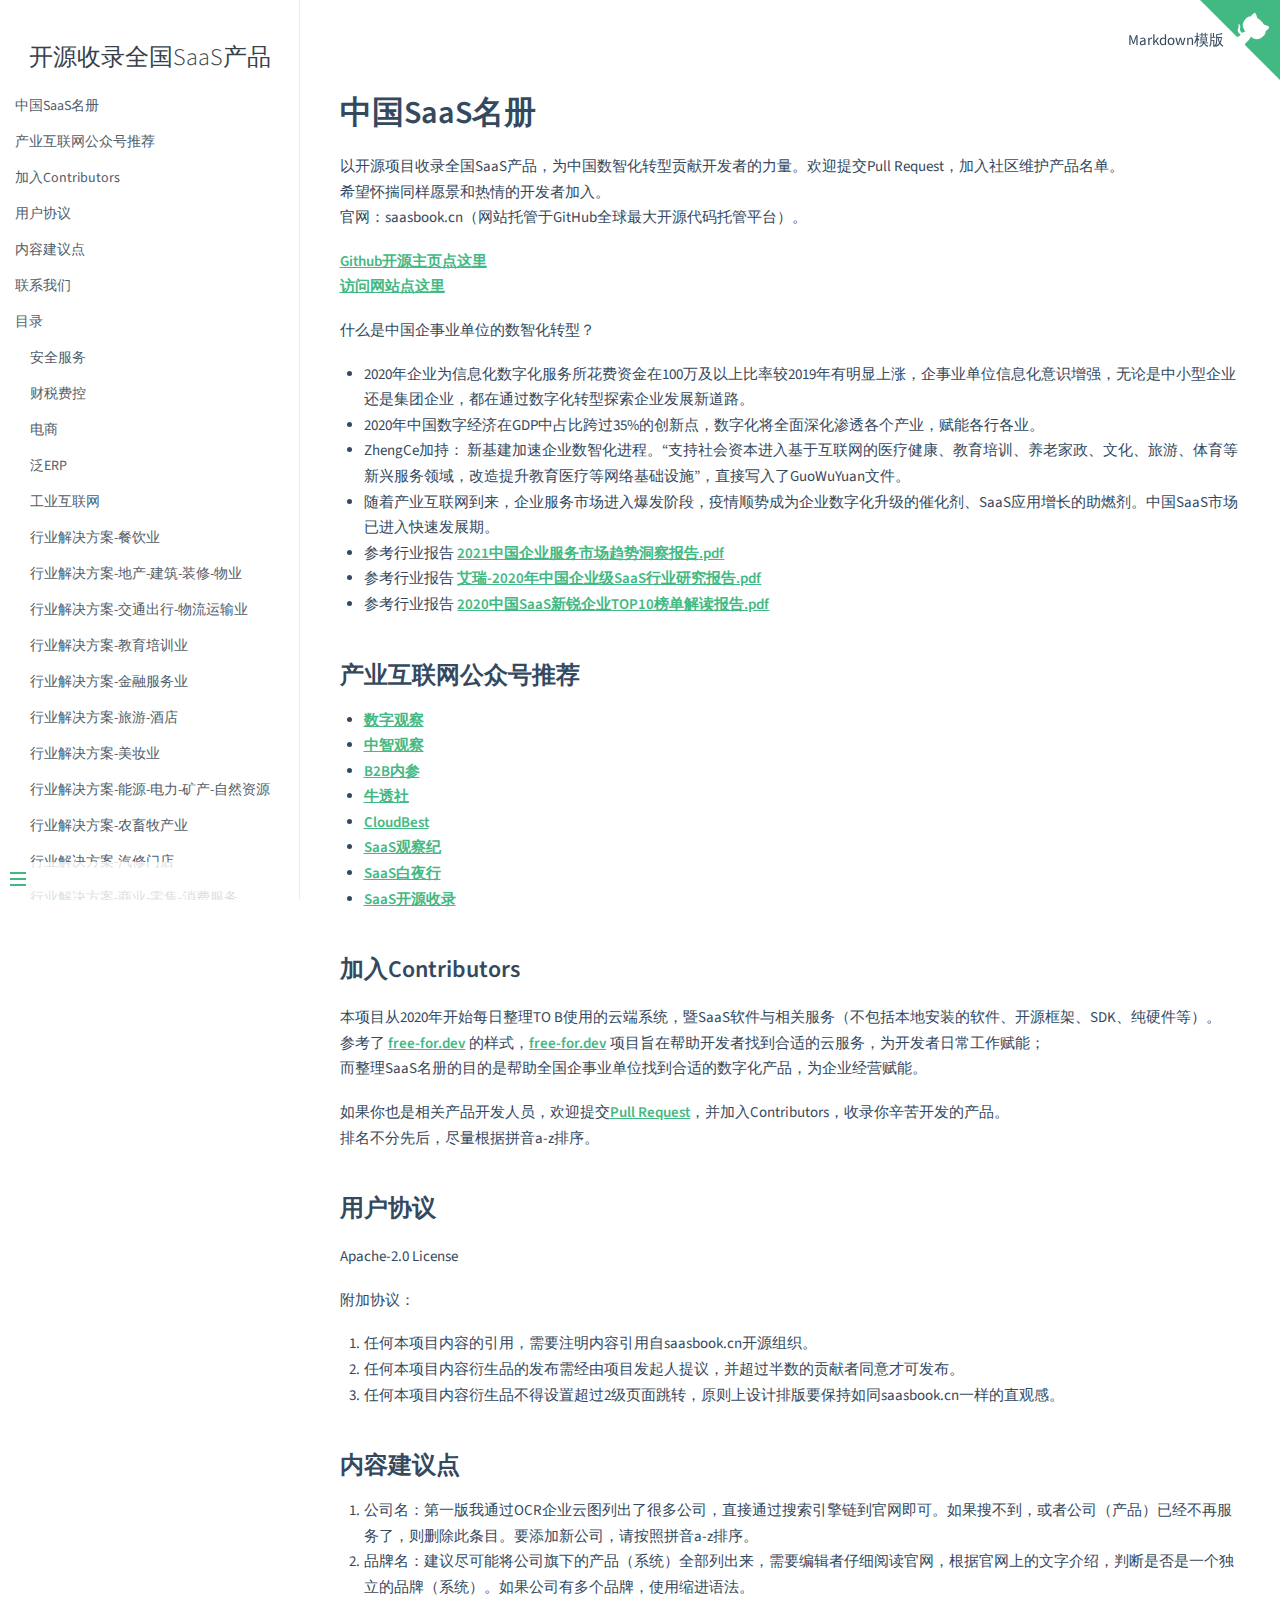
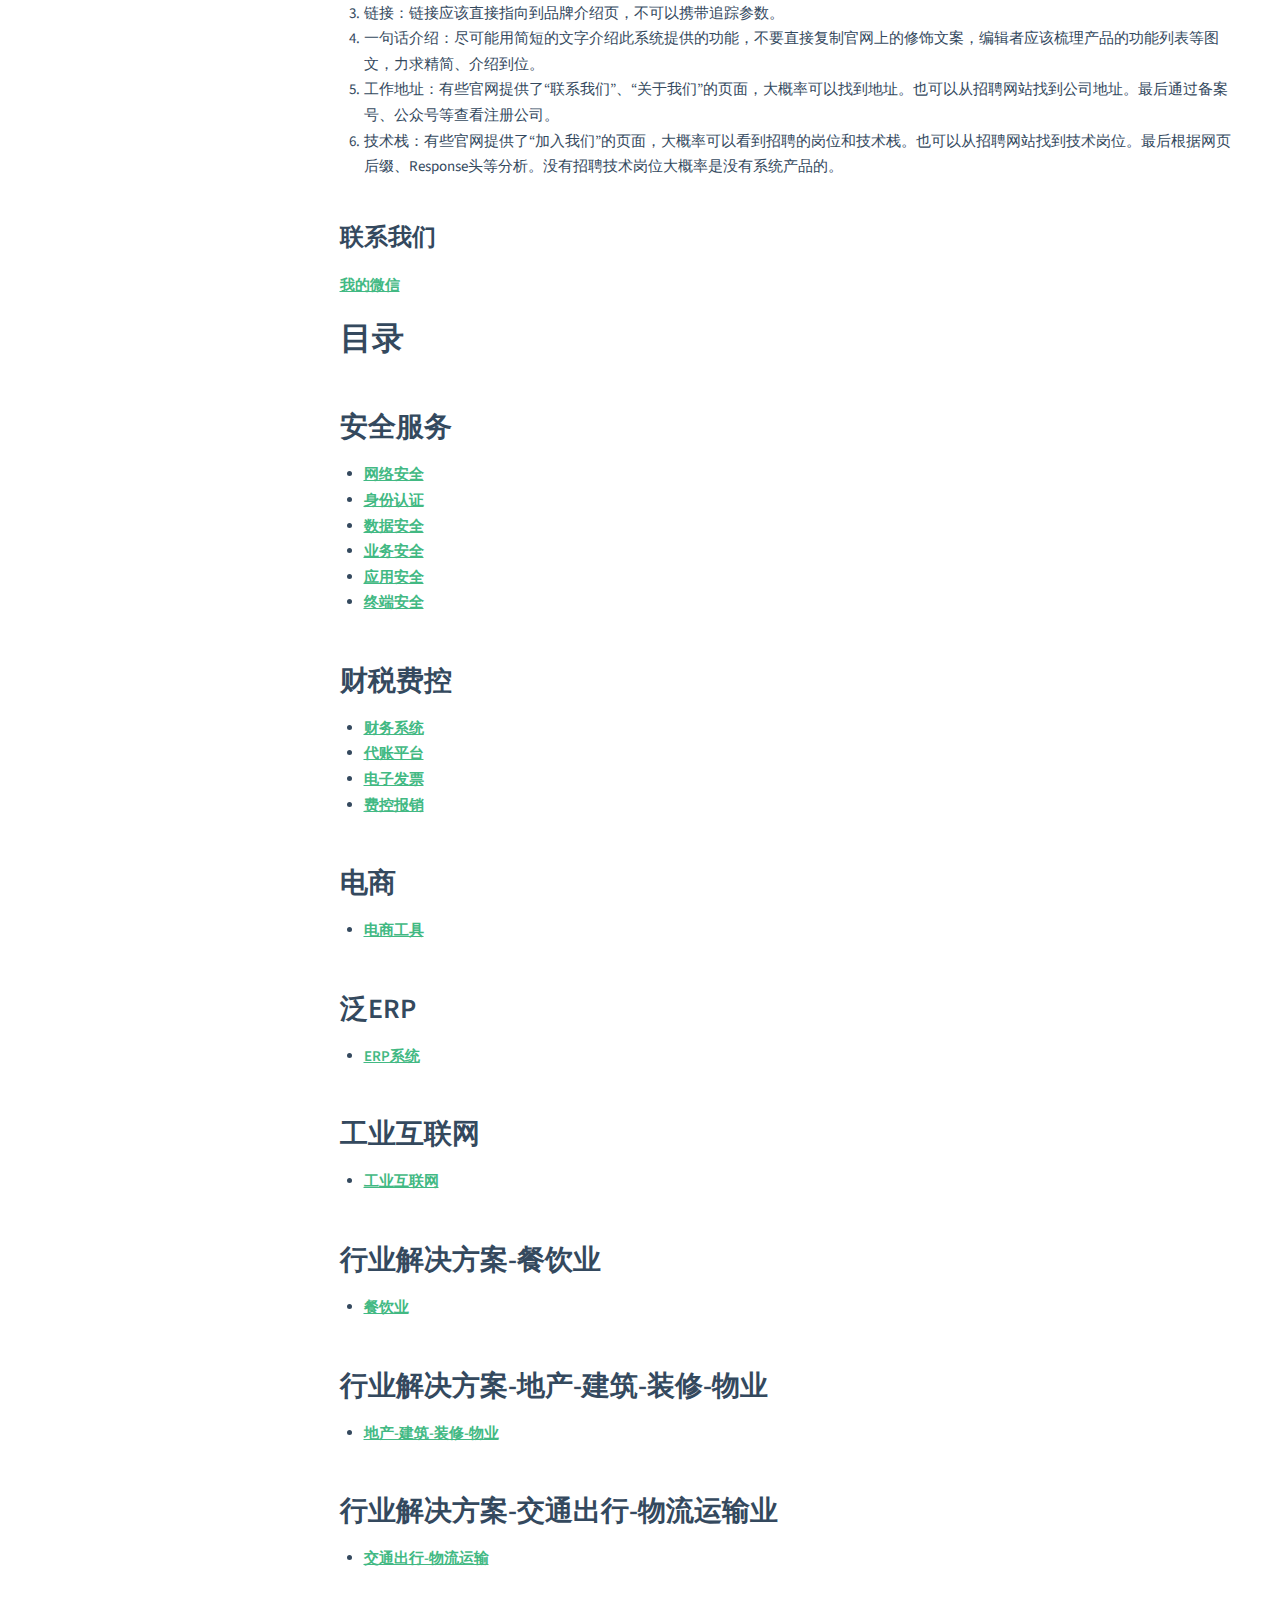
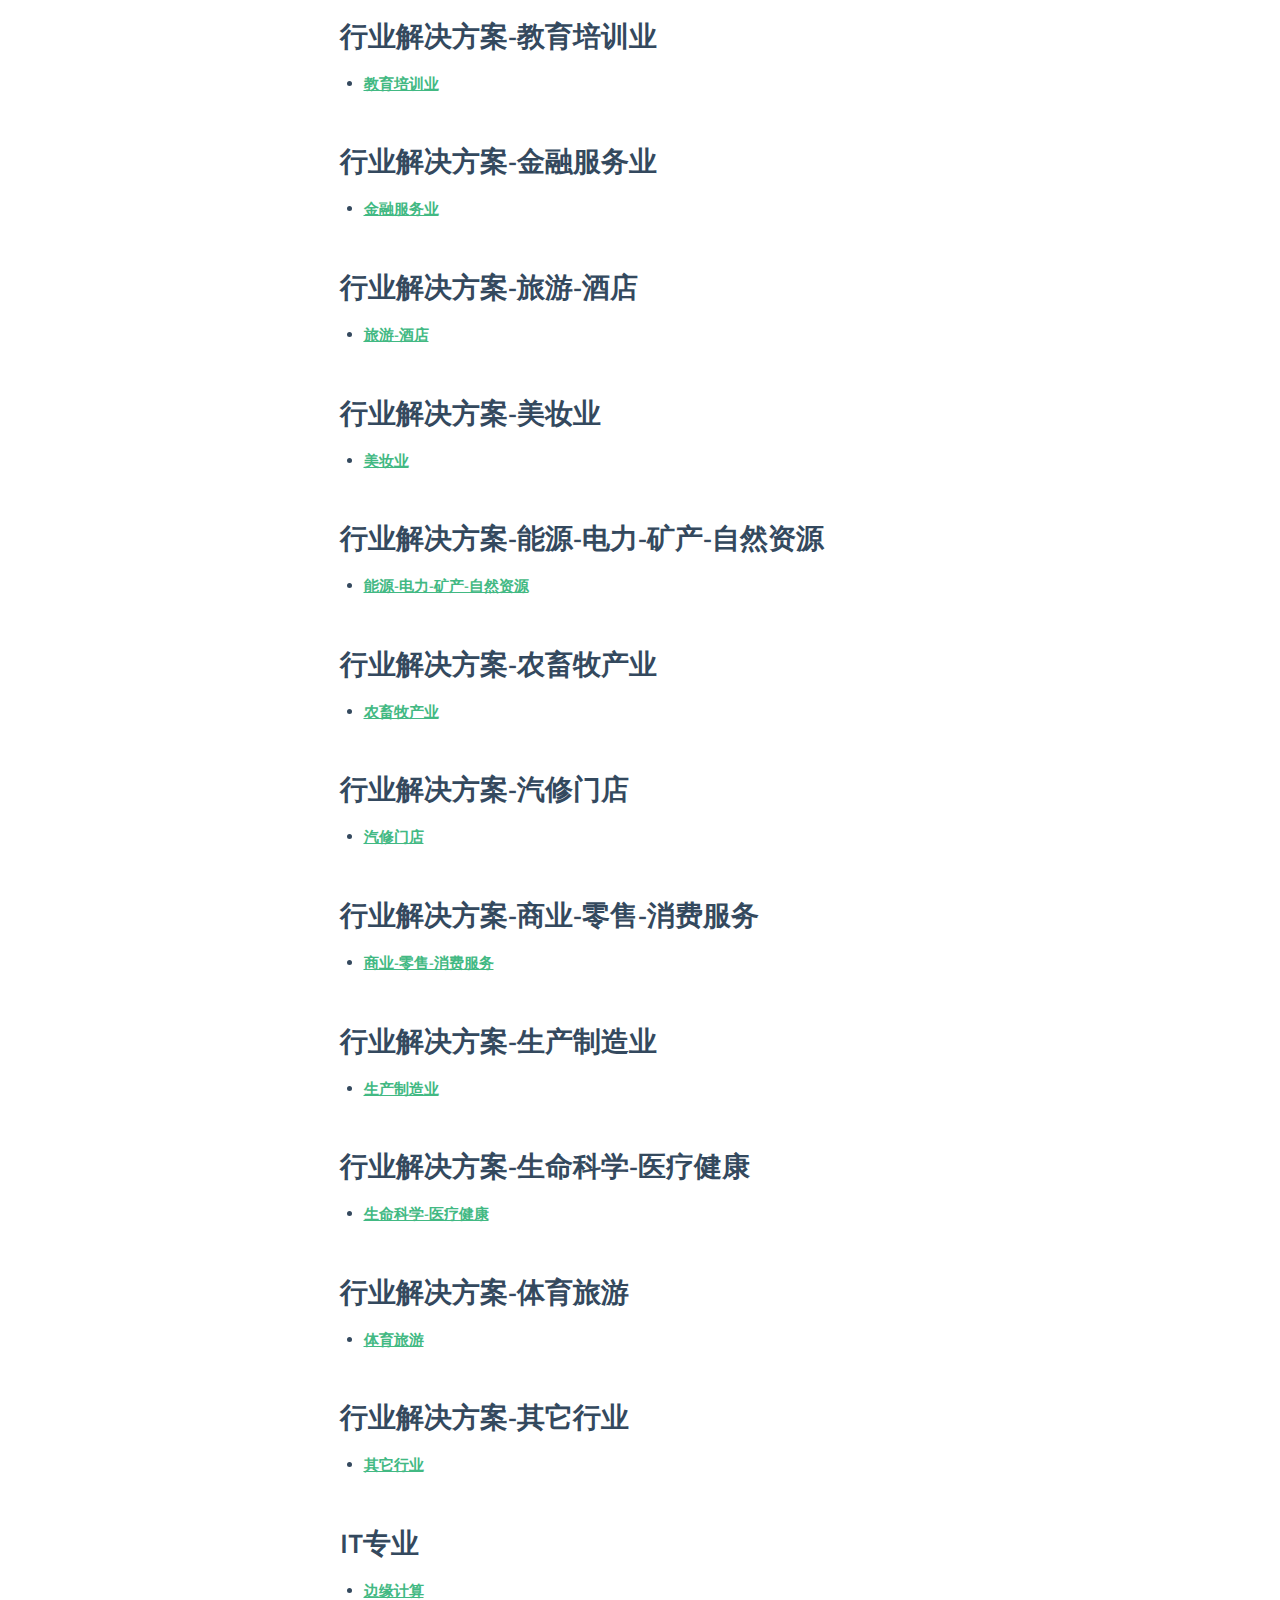
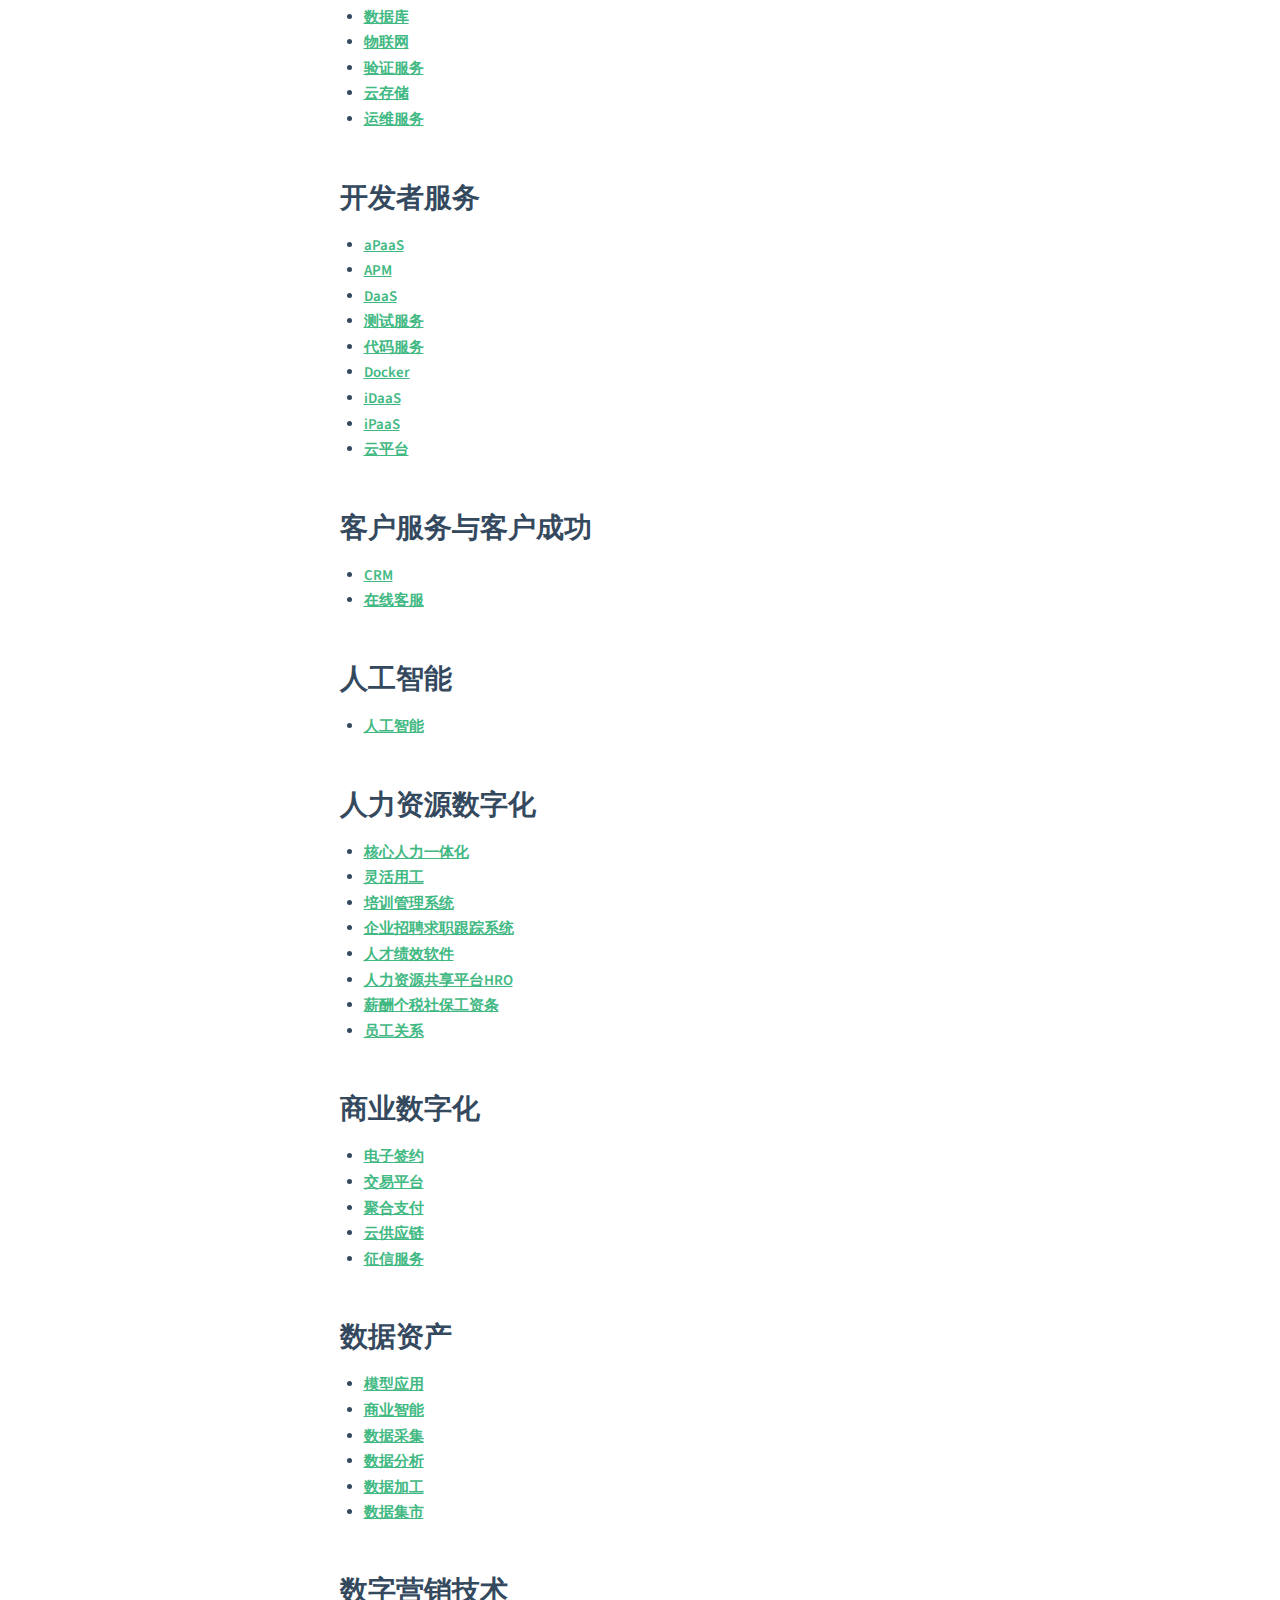
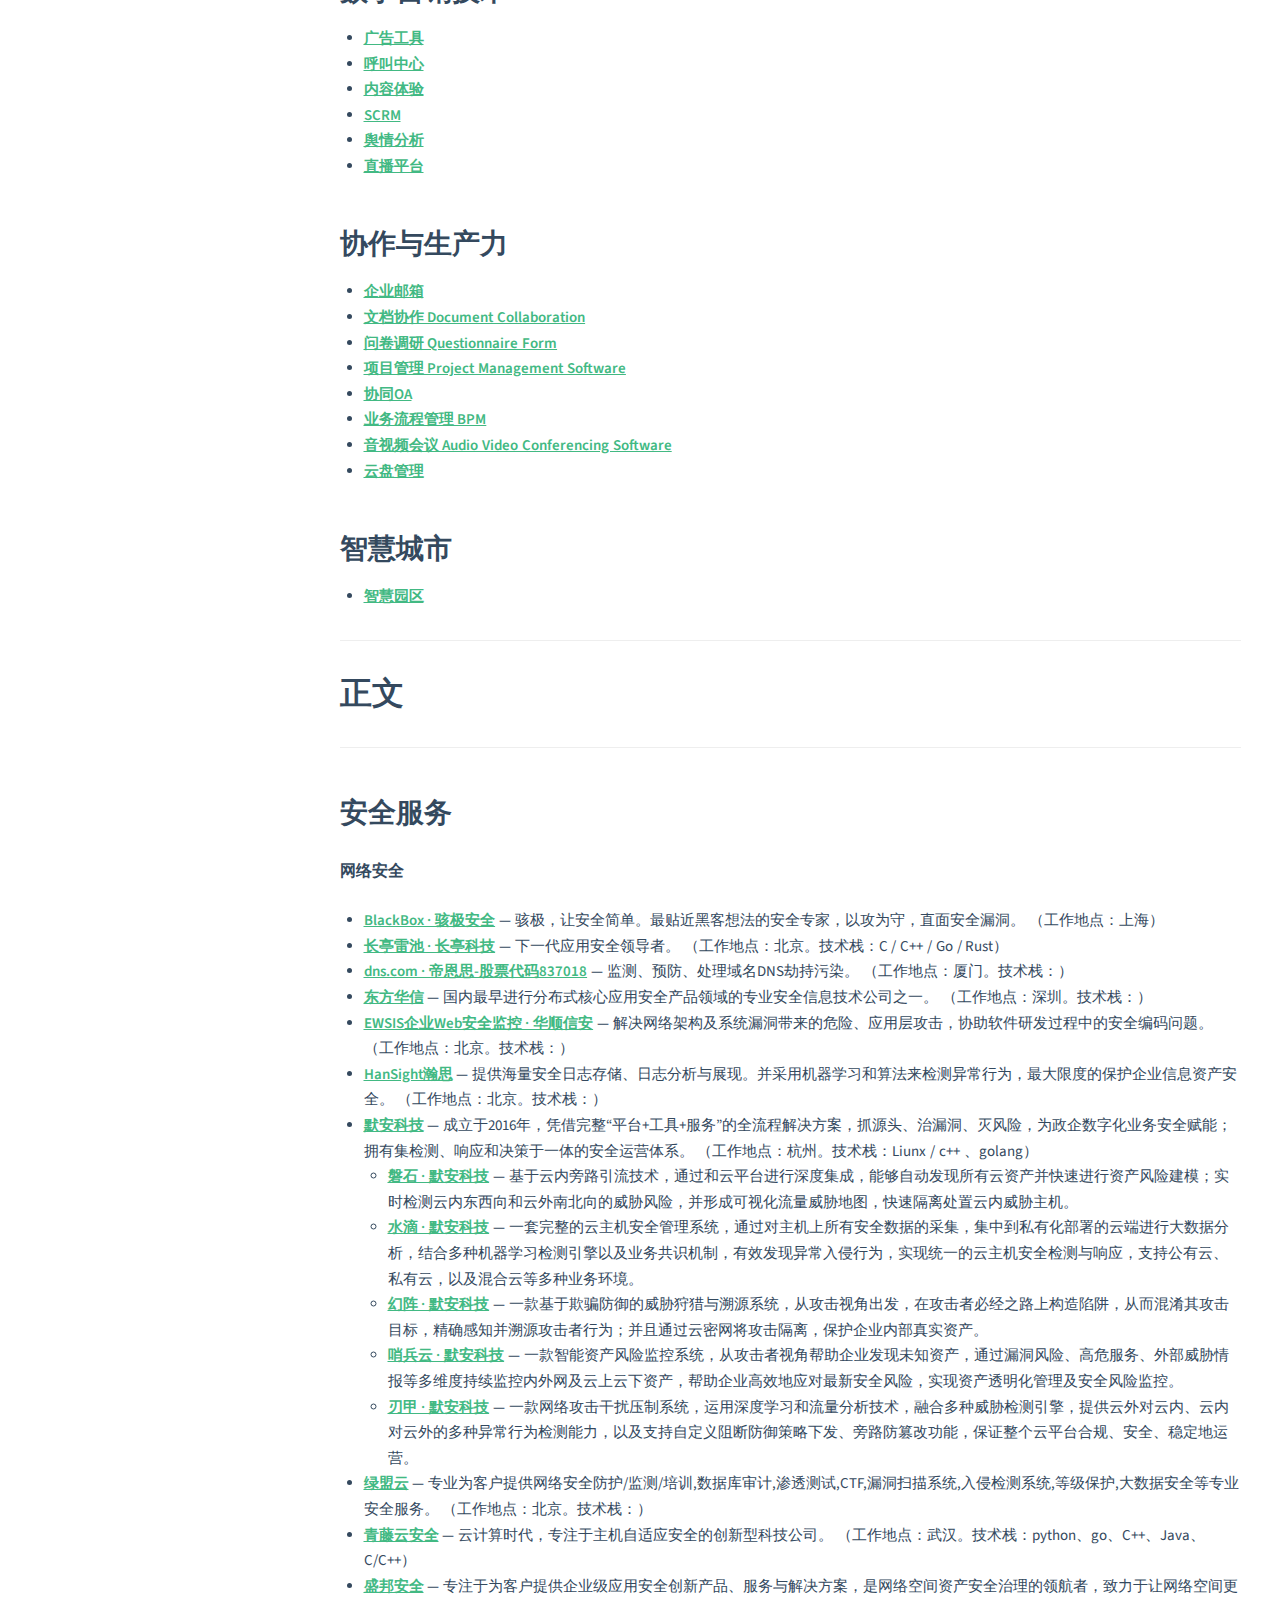
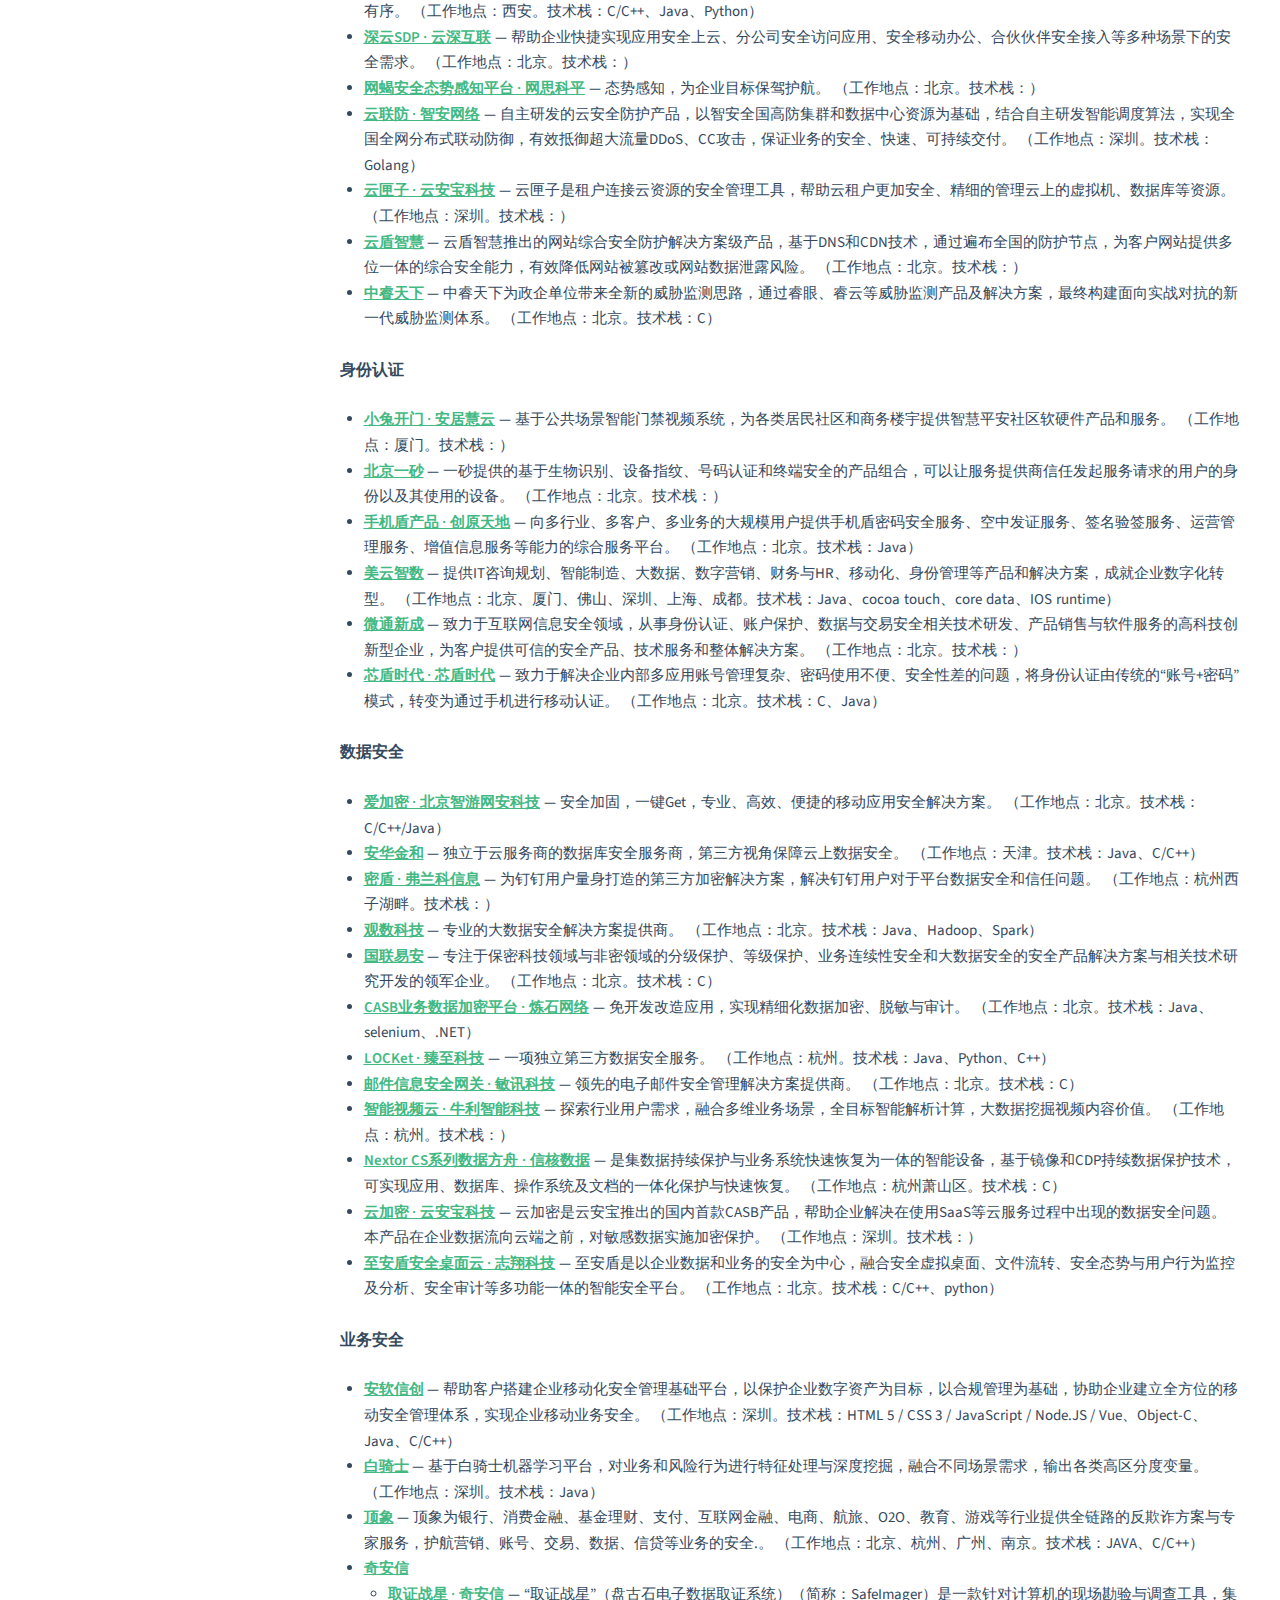
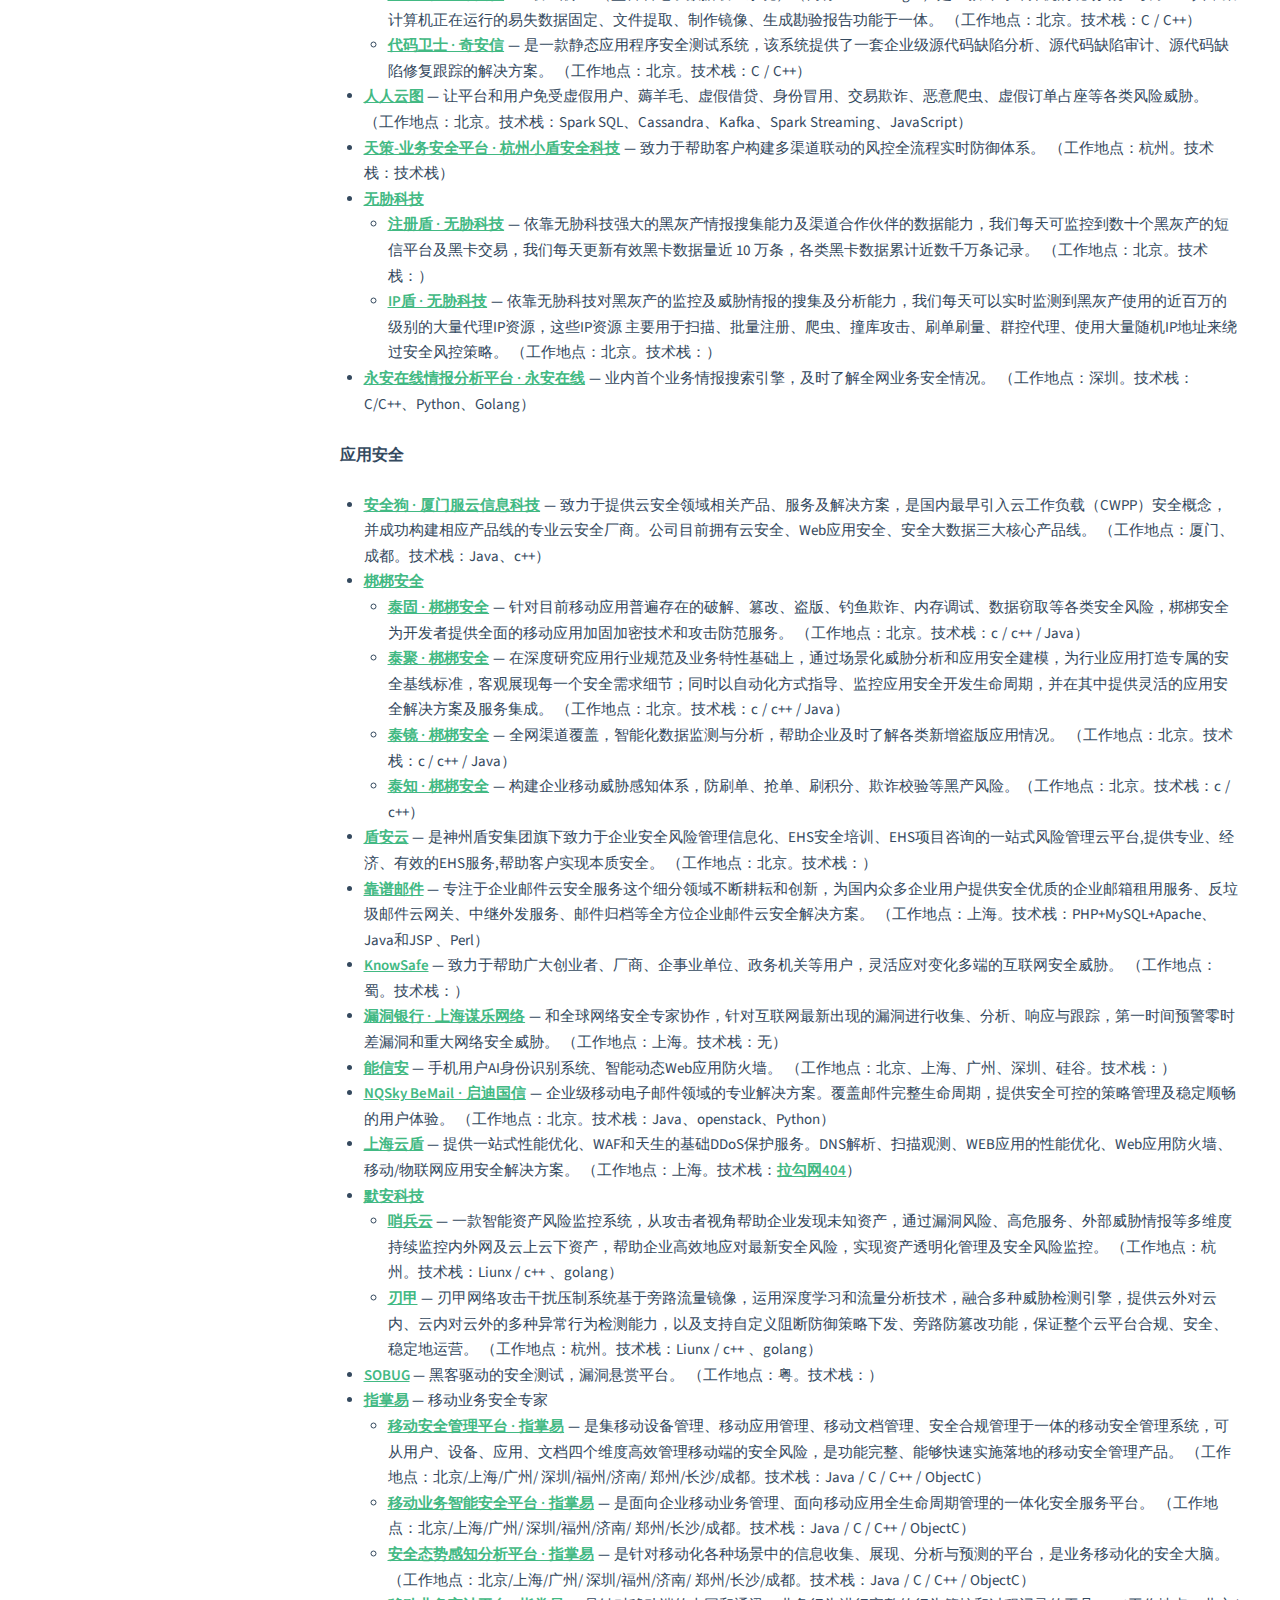
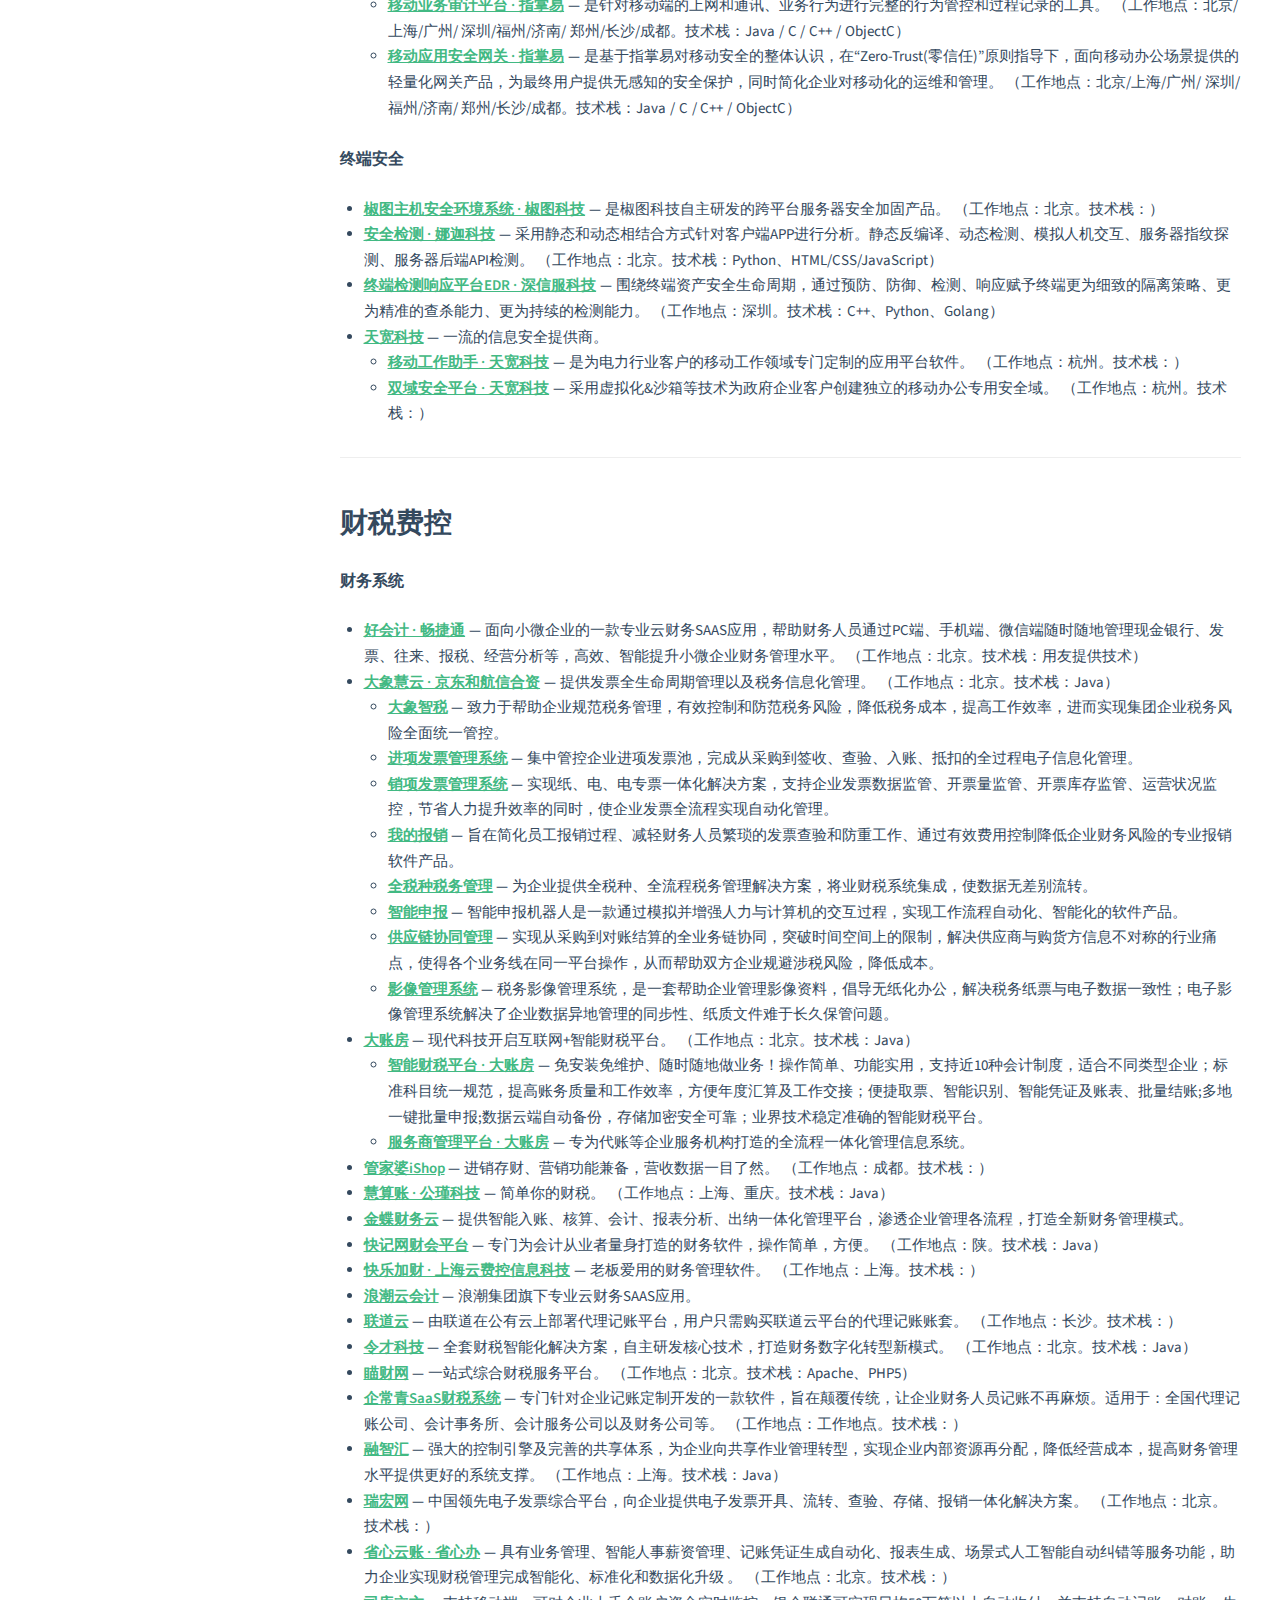
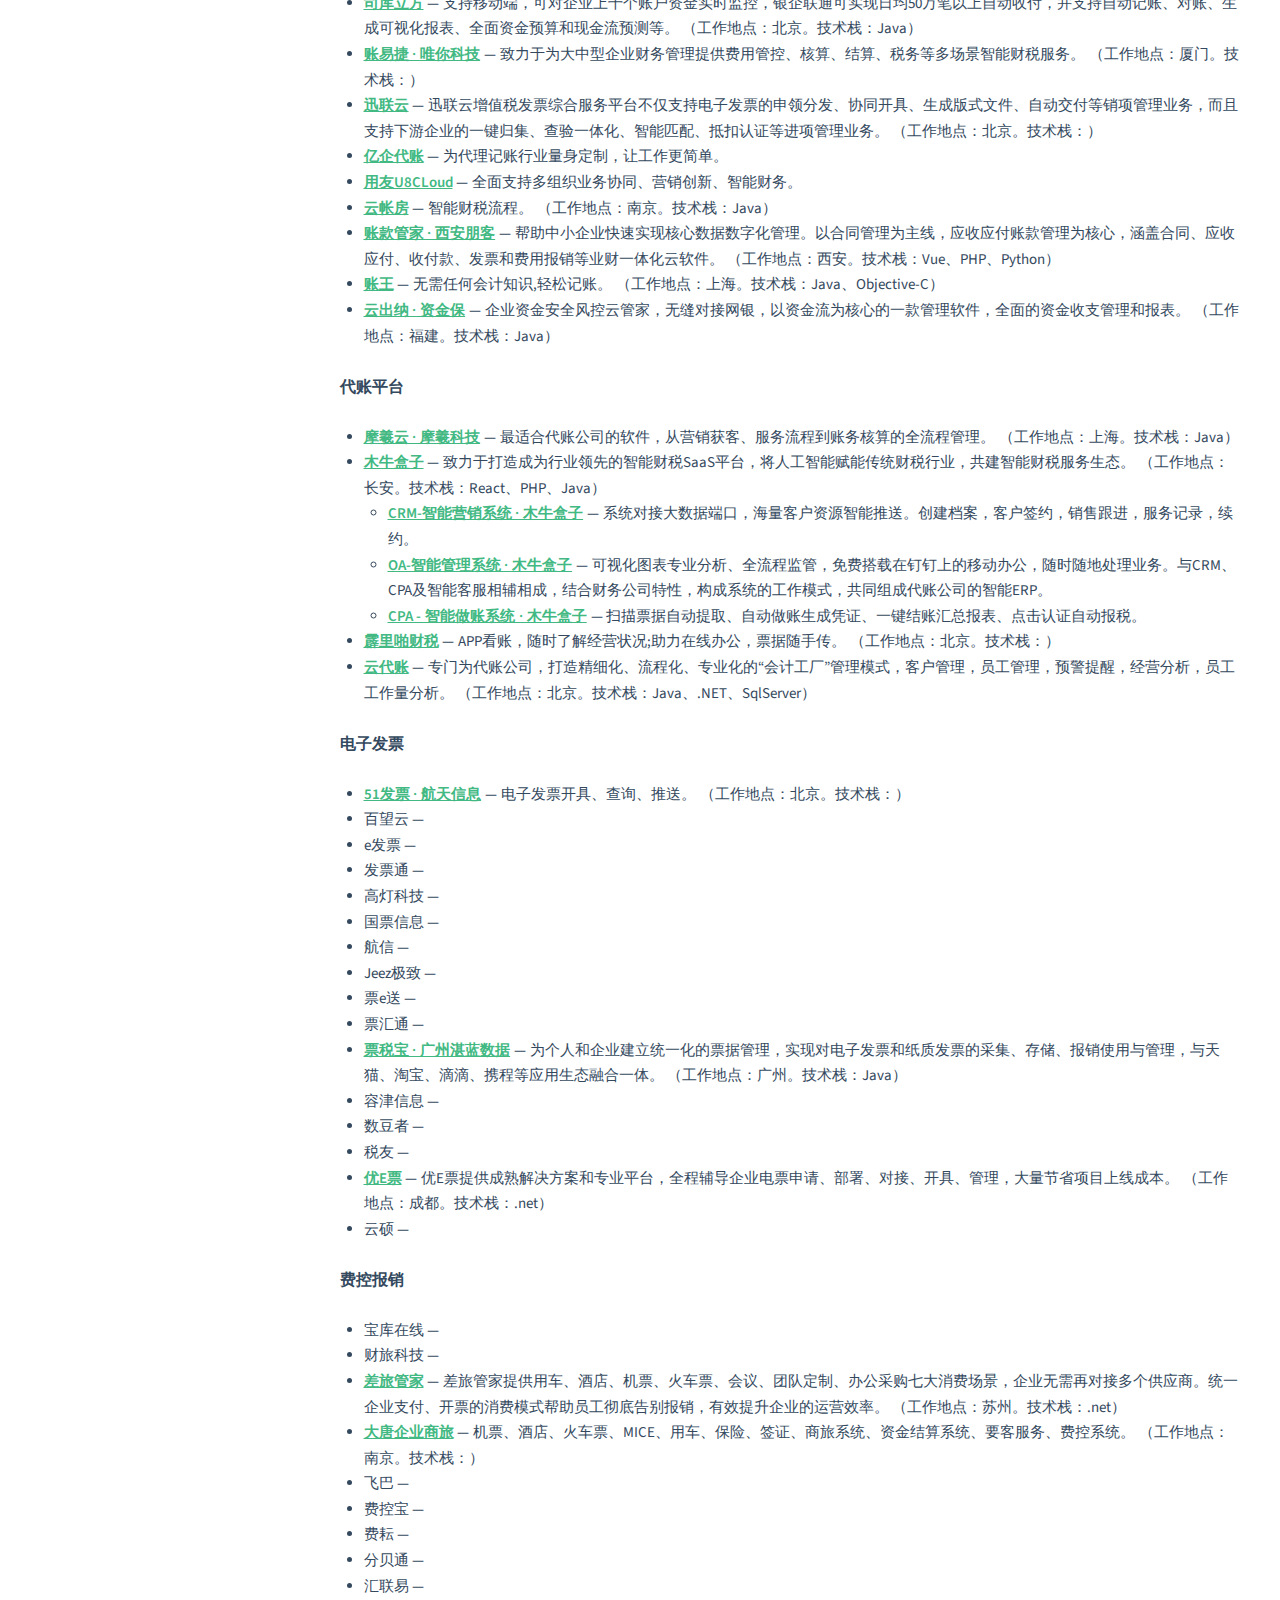
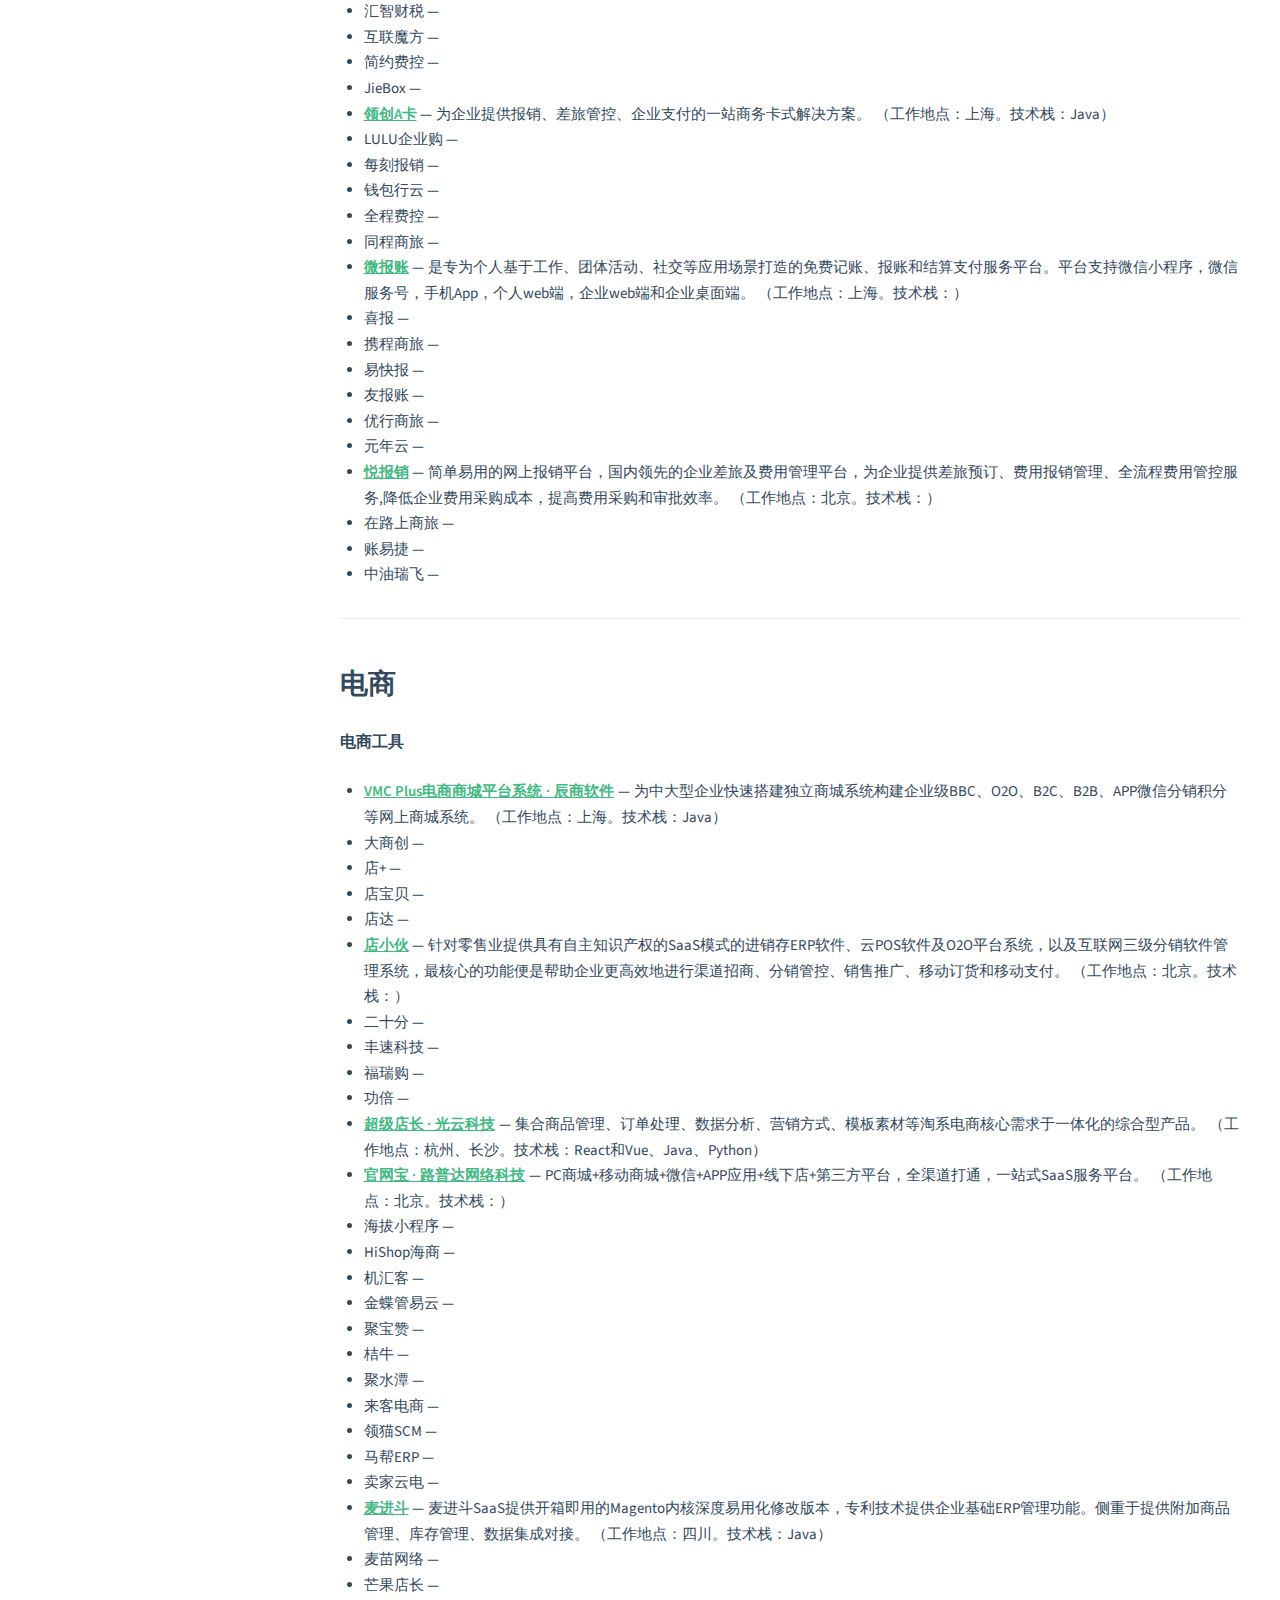
<file: index.html>
<html><head>
  <meta http-equiv="Content-Type" content="text/html; charset=UTF-8">
  <meta http-equiv="X-UA-Compatible" content="IE=edge,chrome=1">
  <meta http-equiv="Pragma" content="no-cache">
  <meta http-equiv="Cache-Control" content="no-store, must-revalidate">
  <meta http-equiv="expires" content="Tue, 2 Jun 1987 08:21:57 GMT">
  <title>中国SaaS名册</title>
  <meta content="width=device-width, initial-scale=1.0, maximum-scale=1.0, user-scalable=yes" name="viewport">
  <link rel="icon" href="https://panii.gitee.io/myimage/images/favicon.ico">
  <meta name="keywords" content="SaaS系统，SaaS平台，SaaS产品，SaaS应用，SaaS云服务，SaaS服务，SaaS模式，软件，云，科技，Cloud">
  <meta name="description" content="开源收录全国SaaS产品">
  <link rel="stylesheet" href="themes/vue.css" title="vue">
  <style>
   .markdown-section{max-width:95%;}
   .app-nav{margin: 25px 50px 0 0;}
   .app-nav li{margin: 0 6px;}

    article sup {
      background: #FED501;
      border-radius: 3px;
      padding: 1px 2px 1px;
      color: #D80103;
    }
    .modal>input {
      display: none;
    }

    .modal>input~* {
      overflow: hidden;
      max-height: 0;
      opacity: 0
    }

    .modal .overlay {
      top: 0;
      left: 0;
      bottom: 0;
      right: 0;
      position: fixed;
      margin: 0;
      border-radius: 0;
      background: rgba(17, 17, 17, 0.6);
      transition: all 0.3s;
      z-index: 100000;
    }

    .modal .overlay~* {
      border: 0;
      position: fixed;
      top: 50%;
      left: 50%;
      transform: translateX(-50%) translateY(-50%) scale(0.2, 0.2);
      z-index: 1000000;
      transition: all .3s ease;
    }

    .modal-main {
      background: #fff;
      padding: 20px;
      line-height:30px;
      border-radius: 2px;
    }

    .modal>input:checked~* {
      display: block;
      opacity: 1;
      max-height: 10000px;
    }

    .modal>input:checked~.overlay~* {
      max-height: 90%;
      overflow: auto;
      -webkit-transform: translateX(-50%) translateY(-50%) scale(1, 1);
      transform: translateX(-50%) translateY(-50%) scale(1, 1);
    }
  </style>
<script>
if (location.host == 'saasbook.cn') {
var _hmt = _hmt || [];
(function() {
  var hm = document.createElement("script");
  hm.src = "https://hm.baidu.com/hm.js?9b923584c348e395752229c4b41cf665";
  var s = document.getElementsByTagName("script")[0]; 
  s.parentNode.insertBefore(hm, s);
})();
}
</script>
</head>
<body data-page="README.md" class="ready sticky"> 
  <nav class="app-nav"><ul><li>Markdown模版    </li></ul></nav><a href="https://github.com/it2025/saasbook" target="_blank" class="github-corner" aria-label="View source on Github"><svg viewBox="0 0 250 250" aria-hidden="true"><path d="M0,0 L115,115 L130,115 L142,142 L250,250 L250,0 Z"></path><path d="M128.3,109.0 C113.8,99.7 119.0,89.6 119.0,89.6 C122.0,82.7 120.5,78.6 120.5,78.6 C119.2,72.0 123.4,76.3 123.4,76.3 C127.3,80.9 125.5,87.3 125.5,87.3 C122.9,97.6 130.6,101.9 134.4,103.2" fill="currentColor" style="transform-origin: 130px 106px;" class="octo-arm"></path><path d="M115.0,115.0 C114.9,115.1 118.7,116.5 119.8,115.4 L133.7,101.6 C136.9,99.2 139.9,98.4 142.2,98.6 C133.8,88.0 127.5,74.4 143.8,58.0 C148.5,53.4 154.0,51.2 159.7,51.0 C160.3,49.4 163.2,43.6 171.4,40.1 C171.4,40.1 176.1,42.5 178.8,56.2 C183.1,58.6 187.2,61.8 190.9,65.4 C194.5,69.0 197.7,73.2 200.1,77.6 C213.8,80.2 216.3,84.9 216.3,84.9 C212.7,93.1 206.9,96.0 205.4,96.6 C205.1,102.4 203.0,107.8 198.3,112.5 C181.9,128.9 168.3,122.5 157.7,114.1 C157.9,116.9 156.7,120.9 152.7,124.9 L141.0,136.5 C139.8,137.7 141.6,141.9 141.8,141.8 Z" fill="currentColor" class="octo-body"></path></svg></a><main><button class="sidebar-toggle" aria-label="Menu"><div class="sidebar-toggle-button"><span></span><span></span><span></span></div></button><aside class="sidebar"><h1 class="app-name"><a class="app-name-link" data-nosearch="" href="/">开源收录全国SaaS产品</a></h1><div class="sidebar-nav"><ul><li><a class="section-link" href="#/?id=%e4%b8%ad%e5%9b%bdsaas%e5%90%8d%e5%86%8c" title="中国SaaS名册">中国SaaS名册</a></li>
<li><a class="section-link" href="#/?id=%e4%ba%a7%e4%b8%9a%e4%ba%92%e8%81%94%e7%bd%91%e5%85%ac%e4%bc%97%e5%8f%b7%e6%8e%a8%e8%8d%90" title="产业互联网公众号推荐">产业互联网公众号推荐</a></li>
<li><a class="section-link" href="#/?id=%e5%8a%a0%e5%85%a5contributors" title="加入Contributors">加入Contributors</a></li>
<li><a class="section-link" href="#/?id=%e7%94%a8%e6%88%b7%e5%8d%8f%e8%ae%ae" title="用户协议">用户协议</a></li>
<li><a class="section-link" href="#/?id=%e5%86%85%e5%ae%b9%e5%bb%ba%e8%ae%ae%e7%82%b9" title="内容建议点">内容建议点</a></li>
<li><a class="section-link" href="#/?id=%e8%81%94%e7%b3%bb%e6%88%91%e4%bb%ac" title="联系我们">联系我们</a></li>
<li><a class="section-link" href="#/?id=%e7%9b%ae%e5%bd%95" title="目录">目录</a></li><ul><li><a class="section-link" href="#/?id=%e5%ae%89%e5%85%a8%e6%9c%8d%e5%8a%a1" title="安全服务">安全服务</a></li>
<li><a class="section-link" href="#/?id=%e8%b4%a2%e7%a8%8e%e8%b4%b9%e6%8e%a7" title="财税费控">财税费控</a></li>
<li><a class="section-link" href="#/?id=%e7%94%b5%e5%95%86" title="电商">电商</a></li>
<li><a class="section-link" href="#/?id=%e6%b3%9berp" title="泛ERP">泛ERP</a></li>
<li><a class="section-link" href="#/?id=%e5%b7%a5%e4%b8%9a%e4%ba%92%e8%81%94%e7%bd%91" title="工业互联网">工业互联网</a></li>
<li><a class="section-link" href="#/?id=%e8%a1%8c%e4%b8%9a%e8%a7%a3%e5%86%b3%e6%96%b9%e6%a1%88-%e9%a4%90%e9%a5%ae%e4%b8%9a" title="行业解决方案-餐饮业">行业解决方案-餐饮业</a></li>
<li><a class="section-link" href="#/?id=%e8%a1%8c%e4%b8%9a%e8%a7%a3%e5%86%b3%e6%96%b9%e6%a1%88-%e5%9c%b0%e4%ba%a7-%e5%bb%ba%e7%ad%91-%e8%a3%85%e4%bf%ae-%e7%89%a9%e4%b8%9a" title="行业解决方案-地产-建筑-装修-物业">行业解决方案-地产-建筑-装修-物业</a></li>
<li><a class="section-link" href="#/?id=%e8%a1%8c%e4%b8%9a%e8%a7%a3%e5%86%b3%e6%96%b9%e6%a1%88-%e4%ba%a4%e9%80%9a%e5%87%ba%e8%a1%8c-%e7%89%a9%e6%b5%81%e8%bf%90%e8%be%93%e4%b8%9a" title="行业解决方案-交通出行-物流运输业">行业解决方案-交通出行-物流运输业</a></li>
<li><a class="section-link" href="#/?id=%e8%a1%8c%e4%b8%9a%e8%a7%a3%e5%86%b3%e6%96%b9%e6%a1%88-%e6%95%99%e8%82%b2%e5%9f%b9%e8%ae%ad%e4%b8%9a" title="行业解决方案-教育培训业">行业解决方案-教育培训业</a></li>
<li><a class="section-link" href="#/?id=%e8%a1%8c%e4%b8%9a%e8%a7%a3%e5%86%b3%e6%96%b9%e6%a1%88-%e9%87%91%e8%9e%8d%e6%9c%8d%e5%8a%a1%e4%b8%9a" title="行业解决方案-金融服务业">行业解决方案-金融服务业</a></li>
<li><a class="section-link" href="#/?id=%e8%a1%8c%e4%b8%9a%e8%a7%a3%e5%86%b3%e6%96%b9%e6%a1%88-%e6%97%85%e6%b8%b8-%e9%85%92%e5%ba%97" title="行业解决方案-旅游-酒店">行业解决方案-旅游-酒店</a></li>
<li><a class="section-link" href="#/?id=%e8%a1%8c%e4%b8%9a%e8%a7%a3%e5%86%b3%e6%96%b9%e6%a1%88-%e7%be%8e%e5%a6%86%e4%b8%9a" title="行业解决方案-美妆业">行业解决方案-美妆业</a></li>
<li><a class="section-link" href="#/?id=%e8%a1%8c%e4%b8%9a%e8%a7%a3%e5%86%b3%e6%96%b9%e6%a1%88-%e8%83%bd%e6%ba%90-%e7%94%b5%e5%8a%9b-%e7%9f%bf%e4%ba%a7-%e8%87%aa%e7%84%b6%e8%b5%84%e6%ba%90" title="行业解决方案-能源-电力-矿产-自然资源">行业解决方案-能源-电力-矿产-自然资源</a></li>
<li><a class="section-link" href="#/?id=%e8%a1%8c%e4%b8%9a%e8%a7%a3%e5%86%b3%e6%96%b9%e6%a1%88-%e5%86%9c%e7%95%9c%e7%89%a7%e4%ba%a7%e4%b8%9a" title="行业解决方案-农畜牧产业">行业解决方案-农畜牧产业</a></li>
<li><a class="section-link" href="#/?id=%e8%a1%8c%e4%b8%9a%e8%a7%a3%e5%86%b3%e6%96%b9%e6%a1%88-%e6%b1%bd%e4%bf%ae%e9%97%a8%e5%ba%97" title="行业解决方案-汽修门店">行业解决方案-汽修门店</a></li>
<li><a class="section-link" href="#/?id=%e8%a1%8c%e4%b8%9a%e8%a7%a3%e5%86%b3%e6%96%b9%e6%a1%88-%e5%95%86%e4%b8%9a-%e9%9b%b6%e5%94%ae-%e6%b6%88%e8%b4%b9%e6%9c%8d%e5%8a%a1" title="行业解决方案-商业-零售-消费服务">行业解决方案-商业-零售-消费服务</a></li>
<li><a class="section-link" href="#/?id=%e8%a1%8c%e4%b8%9a%e8%a7%a3%e5%86%b3%e6%96%b9%e6%a1%88-%e7%94%9f%e4%ba%a7%e5%88%b6%e9%80%a0%e4%b8%9a" title="行业解决方案-生产制造业">行业解决方案-生产制造业</a></li>
<li><a class="section-link" href="#/?id=%e8%a1%8c%e4%b8%9a%e8%a7%a3%e5%86%b3%e6%96%b9%e6%a1%88-%e7%94%9f%e5%91%bd%e7%a7%91%e5%ad%a6-%e5%8c%bb%e7%96%97%e5%81%a5%e5%ba%b7" title="行业解决方案-生命科学-医疗健康">行业解决方案-生命科学-医疗健康</a></li>
<li><a class="section-link" href="#/?id=%e8%a1%8c%e4%b8%9a%e8%a7%a3%e5%86%b3%e6%96%b9%e6%a1%88-%e4%bd%93%e8%82%b2%e6%97%85%e6%b8%b8" title="行业解决方案-体育旅游">行业解决方案-体育旅游</a></li>
<li><a class="section-link" href="#/?id=%e8%a1%8c%e4%b8%9a%e8%a7%a3%e5%86%b3%e6%96%b9%e6%a1%88-%e5%85%b6%e5%ae%83%e8%a1%8c%e4%b8%9a" title="行业解决方案-其它行业">行业解决方案-其它行业</a></li>
<li><a class="section-link" href="#/?id=it%e4%b8%93%e4%b8%9a" title="IT专业">IT专业</a></li>
<li><a class="section-link" href="#/?id=%e5%bc%80%e5%8f%91%e8%80%85%e6%9c%8d%e5%8a%a1" title="开发者服务">开发者服务</a></li>
<li><a class="section-link" href="#/?id=%e5%ae%a2%e6%88%b7%e6%9c%8d%e5%8a%a1%e4%b8%8e%e5%ae%a2%e6%88%b7%e6%88%90%e5%8a%9f" title="客户服务与客户成功">客户服务与客户成功</a></li>
<li><a class="section-link" href="#/?id=%e4%ba%ba%e5%b7%a5%e6%99%ba%e8%83%bd" title="人工智能">人工智能</a></li>
<li><a class="section-link" href="#/?id=%e4%ba%ba%e5%8a%9b%e8%b5%84%e6%ba%90%e6%95%b0%e5%ad%97%e5%8c%96" title="人力资源数字化">人力资源数字化</a></li>
<li><a class="section-link" href="#/?id=%e5%95%86%e4%b8%9a%e6%95%b0%e5%ad%97%e5%8c%96" title="商业数字化">商业数字化</a></li>
<li><a class="section-link" href="#/?id=%e6%95%b0%e6%8d%ae%e8%b5%84%e4%ba%a7" title="数据资产">数据资产</a></li>
<li><a class="section-link" href="#/?id=%e6%95%b0%e5%ad%97%e8%90%a5%e9%94%80%e6%8a%80%e6%9c%af" title="数字营销技术">数字营销技术</a></li>
<li><a class="section-link" href="#/?id=%e5%8d%8f%e4%bd%9c%e4%b8%8e%e7%94%9f%e4%ba%a7%e5%8a%9b" title="协作与生产力">协作与生产力</a></li>
<li><a class="section-link" href="#/?id=%e6%99%ba%e6%85%a7%e5%9f%8e%e5%b8%82" title="智慧城市">智慧城市</a></li></ul><li><a class="section-link" href="#/?id=%e6%ad%a3%e6%96%87" title="正文">正文</a></li><ul><li><a class="section-link" href="#/?id=%e5%ae%89%e5%85%a8%e6%9c%8d%e5%8a%a1-1" title="安全服务">安全服务</a></li>
<li><a class="section-link" href="#/?id=%e8%b4%a2%e7%a8%8e%e8%b4%b9%e6%8e%a7-1" title="财税费控">财税费控</a></li>
<li><a class="section-link" href="#/?id=%e7%94%b5%e5%95%86-1" title="电商">电商</a></li>
<li><a class="section-link" href="#/?id=%e6%b3%9berp-1" title="泛ERP">泛ERP</a></li>
<li><a class="section-link" href="#/?id=%e5%b7%a5%e4%b8%9a%e4%ba%92%e8%81%94%e7%bd%91-1" title="工业互联网">工业互联网</a></li>
<li><a class="section-link" href="#/?id=%e8%a1%8c%e4%b8%9a%e8%a7%a3%e5%86%b3%e6%96%b9%e6%a1%88" title="行业解决方案">行业解决方案</a></li>
<li><a class="section-link" href="#/?id=it%e4%b8%93%e4%b8%9a-1" title="IT专业">IT专业</a></li>
<li><a class="section-link" href="#/?id=%e5%bc%80%e5%8f%91%e8%80%85%e6%9c%8d%e5%8a%a1-1" title="开发者服务">开发者服务</a></li>
<li><a class="section-link" href="#/?id=%e5%ae%a2%e6%88%b7%e6%9c%8d%e5%8a%a1%e4%b8%8e%e5%ae%a2%e6%88%b7%e6%88%90%e5%8a%9f-1" title="客户服务与客户成功">客户服务与客户成功</a></li>
<li><a class="section-link" href="#/?id=%e4%ba%ba%e5%b7%a5%e6%99%ba%e8%83%bd-1" title="人工智能">人工智能</a></li>
<li><a class="section-link" href="#/?id=%e4%ba%ba%e5%8a%9b%e8%b5%84%e6%ba%90%e6%95%b0%e5%ad%97%e5%8c%96-1" title="人力资源数字化">人力资源数字化</a></li>
<li><a class="section-link" href="#/?id=%e5%95%86%e4%b8%9a%e6%95%b0%e5%ad%97%e5%8c%96-1" title="商业数字化">商业数字化</a></li>
<li><a class="section-link" href="#/?id=%e6%95%b0%e6%8d%ae%e8%b5%84%e4%ba%a7-1" title="数据资产">数据资产</a></li>
<li><a class="section-link" href="#/?id=%e6%95%b0%e5%ad%97%e8%90%a5%e9%94%80%e6%8a%80%e6%9c%af-1" title="数字营销技术">数字营销技术</a></li>
<li><a class="section-link" href="#/?id=%e5%8d%8f%e4%bd%9c%e4%b8%8e%e7%94%9f%e4%ba%a7%e5%8a%9b-1" title="协作与生产力">协作与生产力</a></li>
<li><a class="section-link" href="#/?id=%e6%99%ba%e6%85%a7%e5%9f%8e%e5%b8%82-1" title="智慧城市">智慧城市</a></li>
<li><a class="section-link" href="#/?id=%e9%bc%93%e5%8a%b1%e9%a1%b9%e7%9b%ae" title="鼓励项目">鼓励项目</a></li></ul><li><a class="section-link" href="#/?id=%e7%bd%91%e7%bb%9c%e5%ae%89%e5%85%a8" title="网络安全">网络安全</a></li>
<li><a class="section-link" href="#/?id=%e8%ba%ab%e4%bb%bd%e8%ae%a4%e8%af%81" title="身份认证">身份认证</a></li>
<li><a class="section-link" href="#/?id=%e6%95%b0%e6%8d%ae%e5%ae%89%e5%85%a8" title="数据安全">数据安全</a></li>
<li><a class="section-link" href="#/?id=%e4%b8%9a%e5%8a%a1%e5%ae%89%e5%85%a8" title="业务安全">业务安全</a></li>
<li><a class="section-link" href="#/?id=%e5%ba%94%e7%94%a8%e5%ae%89%e5%85%a8" title="应用安全">应用安全</a></li>
<li><a class="section-link" href="#/?id=%e7%bb%88%e7%ab%af%e5%ae%89%e5%85%a8" title="终端安全">终端安全</a></li>
<li><a class="section-link" href="#/?id=%e8%b4%a2%e5%8a%a1%e7%b3%bb%e7%bb%9f" title="财务系统">财务系统</a></li>
<li><a class="section-link" href="#/?id=%e4%bb%a3%e8%b4%a6%e5%b9%b3%e5%8f%b0" title="代账平台">代账平台</a></li>
<li><a class="section-link" href="#/?id=%e7%94%b5%e5%ad%90%e5%8f%91%e7%a5%a8" title="电子发票">电子发票</a></li>
<li><a class="section-link" href="#/?id=%e8%b4%b9%e6%8e%a7%e6%8a%a5%e9%94%80" title="费控报销">费控报销</a></li>
<li><a class="section-link" href="#/?id=%e7%94%b5%e5%95%86%e5%b7%a5%e5%85%b7" title="电商工具">电商工具</a></li>
<li><a class="section-link" href="#/?id=erp%e7%b3%bb%e7%bb%9f" title="ERP系统">ERP系统</a></li>
<li><a class="section-link" href="#/?id=%e5%b7%a5%e4%b8%9a%e4%ba%92%e8%81%94%e7%bd%91-2" title="工业互联网">工业互联网</a></li>
<li><a class="section-link" href="#/?id=%e9%a4%90%e9%a5%ae%e4%b8%9a" title="餐饮业">餐饮业</a></li>
<li><a class="section-link" href="#/?id=%e5%9c%b0%e4%ba%a7-%e5%bb%ba%e7%ad%91-%e8%a3%85%e4%bf%ae-%e7%89%a9%e4%b8%9a" title="地产-建筑-装修-物业">地产-建筑-装修-物业</a></li>
<li><a class="section-link" href="#/?id=%e4%ba%a4%e9%80%9a%e5%87%ba%e8%a1%8c-%e7%89%a9%e6%b5%81%e8%bf%90%e8%be%93" title="交通出行-物流运输">交通出行-物流运输</a></li>
<li><a class="section-link" href="#/?id=%e6%95%99%e8%82%b2%e5%9f%b9%e8%ae%ad%e4%b8%9a" title="教育培训业">教育培训业</a></li>
<li><a class="section-link" href="#/?id=%e9%87%91%e8%9e%8d%e6%9c%8d%e5%8a%a1%e4%b8%9a" title="金融服务业">金融服务业</a></li>
<li><a class="section-link" href="#/?id=%e6%97%85%e6%b8%b8-%e9%85%92%e5%ba%97" title="旅游-酒店">旅游-酒店</a></li>
<li><a class="section-link" href="#/?id=%e7%be%8e%e5%a6%86%e4%b8%9a" title="美妆业">美妆业</a></li>
<li><a class="section-link" href="#/?id=%e8%83%bd%e6%ba%90-%e7%94%b5%e5%8a%9b-%e7%9f%bf%e4%ba%a7-%e8%87%aa%e7%84%b6%e8%b5%84%e6%ba%90" title="能源-电力-矿产-自然资源">能源-电力-矿产-自然资源</a></li>
<li><a class="section-link" href="#/?id=%e5%86%9c%e7%95%9c%e7%89%a7%e4%ba%a7%e4%b8%9a" title="农畜牧产业">农畜牧产业</a></li>
<li><a class="section-link" href="#/?id=%e6%b1%bd%e4%bf%ae%e9%97%a8%e5%ba%97" title="汽修门店">汽修门店</a></li>
<li><a class="section-link" href="#/?id=%e5%95%86%e4%b8%9a-%e9%9b%b6%e5%94%ae-%e6%b6%88%e8%b4%b9%e6%9c%8d%e5%8a%a1" title="商业-零售-消费服务">商业-零售-消费服务</a></li>
<li><a class="section-link" href="#/?id=%e7%94%9f%e4%ba%a7%e5%88%b6%e9%80%a0%e4%b8%9a" title="生产制造业">生产制造业</a></li>
<li><a class="section-link" href="#/?id=%e7%94%9f%e5%91%bd%e7%a7%91%e5%ad%a6-%e5%8c%bb%e7%96%97%e5%81%a5%e5%ba%b7" title="生命科学-医疗健康">生命科学-医疗健康</a></li>
<li><a class="section-link" href="#/?id=%e4%bd%93%e8%82%b2%e6%97%85%e6%b8%b8" title="体育旅游">体育旅游</a></li>
<li><a class="section-link" href="#/?id=%e5%85%b6%e5%ae%83%e8%a1%8c%e4%b8%9a" title="其它行业">其它行业</a></li>
<li><a class="section-link" href="#/?id=%e8%be%b9%e7%bc%98%e8%ae%a1%e7%ae%97" title="边缘计算">边缘计算</a></li>
<li><a class="section-link" href="#/?id=%e6%95%b0%e6%8d%ae%e5%ba%93" title="数据库">数据库</a></li>
<li><a class="section-link" href="#/?id=%e7%89%a9%e8%81%94%e7%bd%91" title="物联网">物联网</a></li>
<li><a class="section-link" href="#/?id=%e9%aa%8c%e8%af%81%e6%9c%8d%e5%8a%a1" title="验证服务">验证服务</a></li>
<li><a class="section-link" href="#/?id=%e4%ba%91%e5%ad%98%e5%82%a8" title="云存储">云存储</a></li>
<li><a class="section-link" href="#/?id=%e8%bf%90%e7%bb%b4%e6%9c%8d%e5%8a%a1" title="运维服务">运维服务</a></li>
<li><a class="section-link" href="#/?id=apaas" title="aPaaS">aPaaS</a></li>
<li><a class="section-link" href="#/?id=apm" title="APM">APM</a></li>
<li><a class="section-link" href="#/?id=daas" title="DaaS">DaaS</a></li>
<li><a class="section-link" href="#/?id=%e6%b5%8b%e8%af%95%e6%9c%8d%e5%8a%a1" title="测试服务">测试服务</a></li>
<li><a class="section-link" href="#/?id=%e4%bb%a3%e7%a0%81%e6%9c%8d%e5%8a%a1" title="代码服务">代码服务</a></li>
<li><a class="section-link" href="#/?id=docker" title="Docker">Docker</a></li>
<li><a class="section-link" href="#/?id=idaas" title="iDaaS">iDaaS</a></li>
<li><a class="section-link" href="#/?id=ipaas" title="iPaaS">iPaaS</a></li>
<li><a class="section-link" href="#/?id=%e4%ba%91%e5%b9%b3%e5%8f%b0" title="云平台">云平台</a></li>
<li><a class="section-link" href="#/?id=crm" title="CRM">CRM</a></li>
<li><a class="section-link" href="#/?id=%e5%9c%a8%e7%ba%bf%e5%ae%a2%e6%9c%8d" title="在线客服">在线客服</a></li>
<li><a class="section-link" href="#/?id=%e4%ba%ba%e5%b7%a5%e6%99%ba%e8%83%bdai" title="人工智能AI">人工智能AI</a></li>
<li><a class="section-link" href="#/?id=%e6%a0%b8%e5%bf%83%e4%ba%ba%e5%8a%9b%e4%b8%80%e4%bd%93%e5%8c%96" title="核心人力一体化">核心人力一体化</a></li>
<li><a class="section-link" href="#/?id=%e7%81%b5%e6%b4%bb%e7%94%a8%e5%b7%a5" title="灵活用工">灵活用工</a></li>
<li><a class="section-link" href="#/?id=%e5%9f%b9%e8%ae%ad%e7%ae%a1%e7%90%86%e7%b3%bb%e7%bb%9f" title="培训管理系统">培训管理系统</a></li>
<li><a class="section-link" href="#/?id=%e4%bc%81%e4%b8%9a%e6%8b%9b%e8%81%98%e6%b1%82%e8%81%8c%e8%b7%9f%e8%b8%aa%e7%b3%bb%e7%bb%9f" title="企业招聘求职跟踪系统">企业招聘求职跟踪系统</a></li>
<li><a class="section-link" href="#/?id=%e4%ba%ba%e6%89%8d%e7%bb%a9%e6%95%88%e8%bd%af%e4%bb%b6" title="人才绩效软件">人才绩效软件</a></li>
<li><a class="section-link" href="#/?id=%e4%ba%ba%e5%8a%9b%e8%b5%84%e6%ba%90%e5%85%b1%e4%ba%ab%e5%b9%b3%e5%8f%b0hro" title="人力资源共享平台HRO">人力资源共享平台HRO</a></li>
<li><a class="section-link" href="#/?id=%e8%96%aa%e9%85%ac%e4%b8%aa%e7%a8%8e%e7%a4%be%e4%bf%9d%e5%b7%a5%e8%b5%84%e6%9d%a1" title="薪酬个税社保工资条">薪酬个税社保工资条</a></li>
<li><a class="section-link" href="#/?id=%e5%91%98%e5%b7%a5%e5%85%b3%e7%b3%bb" title="员工关系">员工关系</a></li>
<li><a class="section-link" href="#/?id=%e7%94%b5%e5%ad%90%e7%ad%be%e7%ba%a6" title="电子签约">电子签约</a></li>
<li><a class="section-link" href="#/?id=%e4%ba%a4%e6%98%93%e5%b9%b3%e5%8f%b0" title="交易平台">交易平台</a></li>
<li><a class="section-link" href="#/?id=%e8%81%9a%e5%90%88%e6%94%af%e4%bb%98" title="聚合支付">聚合支付</a></li>
<li><a class="section-link" href="#/?id=%e4%ba%91%e4%be%9b%e5%ba%94%e9%93%be" title="云供应链">云供应链</a></li>
<li><a class="section-link" href="#/?id=%e5%be%81%e4%bf%a1%e6%9c%8d%e5%8a%a1" title="征信服务">征信服务</a></li>
<li><a class="section-link" href="#/?id=%e6%a8%a1%e5%9e%8b%e5%ba%94%e7%94%a8" title="模型应用">模型应用</a></li>
<li><a class="section-link" href="#/?id=%e5%95%86%e4%b8%9a%e6%99%ba%e8%83%bd" title="商业智能">商业智能</a></li>
<li><a class="section-link" href="#/?id=%e6%95%b0%e6%8d%ae%e9%87%87%e9%9b%86" title="数据采集">数据采集</a></li>
<li><a class="section-link" href="#/?id=%e6%95%b0%e6%8d%ae%e5%88%86%e6%9e%90" title="数据分析">数据分析</a></li>
<li><a class="section-link" href="#/?id=%e6%95%b0%e6%8d%ae%e5%8a%a0%e5%b7%a5" title="数据加工">数据加工</a></li>
<li><a class="section-link" href="#/?id=%e6%95%b0%e6%8d%ae%e9%9b%86%e5%b8%82" title="数据集市">数据集市</a></li>
<li><a class="section-link" href="#/?id=%e5%b9%bf%e5%91%8a%e5%b7%a5%e5%85%b7" title="广告工具">广告工具</a></li>
<li><a class="section-link" href="#/?id=%e5%91%bc%e5%8f%ab%e4%b8%ad%e5%bf%83" title="呼叫中心">呼叫中心</a></li>
<li><a class="section-link" href="#/?id=%e5%86%85%e5%ae%b9%e4%bd%93%e9%aa%8c" title="内容体验">内容体验</a></li>
<li><a class="section-link" href="#/?id=scrm" title="SCRM">SCRM</a></li>
<li><a class="section-link" href="#/?id=%e8%88%86%e6%83%85%e5%88%86%e6%9e%90" title="舆情分析">舆情分析</a></li>
<li><a class="section-link" href="#/?id=%e7%9b%b4%e6%92%ad%e5%b9%b3%e5%8f%b0" title="直播平台">直播平台</a></li>
<li><a class="section-link" href="#/?id=%e4%bc%81%e4%b8%9a%e9%82%ae%e7%ae%b1" title="企业邮箱">企业邮箱</a></li>
<li><a class="section-link" href="#/?id=%e6%96%87%e6%a1%a3%e5%8d%8f%e4%bd%9c-document-collaboration" title="文档协作 Document Collaboration">文档协作 Document Collaboration</a></li>
<li><a class="section-link" href="#/?id=%e9%97%ae%e5%8d%b7%e8%b0%83%e7%a0%94-questionnaire-form" title="问卷调研 Questionnaire Form">问卷调研 Questionnaire Form</a></li>
<li><a class="section-link" href="#/?id=%e9%a1%b9%e7%9b%ae%e7%ae%a1%e7%90%86-project-management-software" title="项目管理 Project Management Software">项目管理 Project Management Software</a></li>
<li><a class="section-link" href="#/?id=%e5%8d%8f%e5%90%8coa" title="协同OA">协同OA</a></li>
<li><a class="section-link" href="#/?id=%e4%b8%9a%e5%8a%a1%e6%b5%81%e7%a8%8b%e7%ae%a1%e7%90%86-bpm" title="业务流程管理 BPM">业务流程管理 BPM</a></li>
<li><a class="section-link" href="#/?id=%e9%9f%b3%e8%a7%86%e9%a2%91%e4%bc%9a%e8%ae%ae-audio-video-conferencing-software" title="音视频会议 Audio Video Conferencing Software">音视频会议 Audio Video Conferencing Software</a></li>
<li><a class="section-link" href="#/?id=%e4%ba%91%e7%9b%98%e7%ae%a1%e7%90%86" title="云盘管理">云盘管理</a></li>
<li><a class="section-link" href="#/?id=%e6%99%ba%e6%85%a7%e5%9b%ad%e5%8c%ba" title="智慧园区">智慧园区</a></li></ul></div></aside><section class="content"><article class="markdown-section" id="main"><h1 id="中国saas名册"><a href="#/?id=%e4%b8%ad%e5%9b%bdsaas%e5%90%8d%e5%86%8c" data-id="中国saas名册" class="anchor"><span>中国SaaS名册</span></a></h1><p>以开源项目收录全国SaaS产品，为中国数智化转型贡献开发者的力量。欢迎提交Pull Request，加入社区维护产品名单。<br>希望怀揣同样愿景和热情的开发者加入。<br>官网：saasbook.cn（网站托管于GitHub全球最大开源代码托管平台）。</p><p><a href="https://github.com/it2025/saasbook" target="_blank" rel="noopener">Github开源主页点这里</a><br><a href="https://saasbook.cn" target="_blank" rel="noopener">访问网站点这里</a></p><p>什么是中国企事业单位的数智化转型？  </p><ul><li>2020年企业为信息化数字化服务所花费资金在100万及以上比率较2019年有明显上涨，企事业单位信息化意识增强，无论是中小型企业还是集团企业，都在通过数字化转型探索企业发展新道路。</li>
<li>2020年中国数字经济在GDP中占比跨过35%的创新点，数字化将全面深化渗透各个产业，赋能各行各业。</li>
<li>ZhengCe加持： 新基建加速企业数智化进程。“支持社会资本进入基于互联网的医疗健康、教育培训、养老家政、文化、旅游、体育等新兴服务领域，改造提升教育医疗等网络基础设施”，直接写入了GuoWuYuan文件。</li>
<li>随着产业互联网到来，企业服务市场进入爆发阶段，疫情顺势成为企业数字化升级的催化剂、SaaS应用增长的助燃剂。中国SaaS市场已进入快速发展期。</li>
<li>参考行业报告 <a href="https://panii.gitee.io/myimage/images/2021%E4%B8%AD%E5%9B%BD%E4%BC%81%E4%B8%9A%E6%9C%8D%E5%8A%A1%E5%B8%82%E5%9C%BA%E8%B6%8B%E5%8A%BF%E6%B4%9E%E5%AF%9F%E6%8A%A5%E5%91%8A.pdf" target="_blank" rel="noopener">2021中国企业服务市场趋势洞察报告.pdf</a></li>
<li>参考行业报告 <a href="https://panii.gitee.io/myimage/images/%E8%89%BE%E7%91%9E-2020%E5%B9%B4%E4%B8%AD%E5%9B%BD%E4%BC%81%E4%B8%9A%E7%BA%A7SaaS%E8%A1%8C%E4%B8%9A%E7%A0%94%E7%A9%B6%E6%8A%A5%E5%91%8A.pdf" target="_blank" rel="noopener">艾瑞-2020年中国企业级SaaS行业研究报告.pdf</a></li>
<li>参考行业报告 <a href="https://panii.gitee.io/myimage/images/2020%E4%B8%AD%E5%9B%BDSaaS%E6%96%B0%E9%94%90%E4%BC%81%E4%B8%9ATOP10%E6%A6%9C%E5%8D%95%E8%A7%A3%E8%AF%BB%E6%8A%A5%E5%91%8A.pdf" target="_blank" rel="noopener">2020中国SaaS新锐企业TOP10榜单解读报告.pdf</a></li></ul><h3 id="产业互联网公众号推荐"><a href="#/?id=%e4%ba%a7%e4%b8%9a%e4%ba%92%e8%81%94%e7%bd%91%e5%85%ac%e4%bc%97%e5%8f%b7%e6%8e%a8%e8%8d%90" data-id="产业互联网公众号推荐" class="anchor"><span>产业互联网公众号推荐</span></a></h3><ul><li><a href="https://panii.gitee.io/myimage/images/gzh/qrcode_b2bcyj_1.jpg" target="_blank" rel="noopener">数字观察</a></li>
<li><a href="https://panii.gitee.io/myimage/images/gzh/qrcode_Hapiweb-soft6_1.jpg" target="_blank" rel="noopener">中智观察</a></li>
<li><a href="https://panii.gitee.io/myimage/images/gzh/qrcode_b2bnc1_1.jpg" target="_blank" rel="noopener">B2B内参</a></li>
<li><a href="https://panii.gitee.io/myimage/images/gzh/qrcode_Neuters_1.jpg" target="_blank" rel="noopener">牛透社</a></li>
<li><a href="https://panii.gitee.io/myimage/images/gzh/qrcode_cloudbestV_1.jpg" target="_blank" rel="noopener">CloudBest</a></li>
<li><a href="https://panii.gitee.io/myimage/images/gzh/qrcode_gh_3e31be66ebde_1.jpg" target="_blank" rel="noopener">SaaS观察纪</a></li>
<li><a href="https://panii.gitee.io/myimage/images/gzh/qrcode_SaaSKnight_1.jpg" target="_blank" rel="noopener">SaaS白夜行</a></li>
<li><a href="https://panii.gitee.io/myimage/images/gzh/qrcode_saasbookcn_1.jpg" target="_blank" rel="noopener">SaaS开源收录</a></li></ul><h3 id="加入contributors"><a href="#/?id=%e5%8a%a0%e5%85%a5contributors" data-id="加入contributors" class="anchor"><span>加入Contributors</span></a></h3><p>本项目从2020年开始每日整理TO B使用的云端系统，暨SaaS软件与相关服务（不包括本地安装的软件、开源框架、SDK、纯硬件等）。<br>参考了 <a href="https://free-for.dev/" target="_blank" rel="noopener">free-for.dev</a> 的样式，<a href="https://free-for.dev/" target="_blank" rel="noopener">free-for.dev</a> 项目旨在帮助开发者找到合适的云服务，为开发者日常工作赋能；<br>而整理SaaS名册的目的是帮助全国企事业单位找到合适的数字化产品，为企业经营赋能。  </p><p>如果你也是相关产品开发人员，欢迎提交<a href="https://www.jianshu.com/p/a959d8cb9c1c?from=message" target="_blank" rel="noopener">Pull Request</a>，并加入Contributors，收录你辛苦开发的产品。<br>排名不分先后，尽量根据拼音a-z排序。  </p><h3 id="用户协议"><a href="#/?id=%e7%94%a8%e6%88%b7%e5%8d%8f%e8%ae%ae" data-id="用户协议" class="anchor"><span>用户协议</span></a></h3><p>Apache-2.0 License  </p><p>附加协议：  </p><ol><li>任何本项目内容的引用，需要注明内容引用自saasbook.cn开源组织。</li>
<li>任何本项目内容衍生品的发布需经由项目发起人提议，并超过半数的贡献者同意才可发布。</li>
<li>任何本项目内容衍生品不得设置超过2级页面跳转，原则上设计排版要保持如同saasbook.cn一样的直观感。</li></ol><h3 id="内容建议点"><a href="#/?id=%e5%86%85%e5%ae%b9%e5%bb%ba%e8%ae%ae%e7%82%b9" data-id="内容建议点" class="anchor"><span>内容建议点</span></a></h3><ol><li>公司名：第一版我通过OCR企业云图列出了很多公司，直接通过搜索引擎链到官网即可。如果搜不到，或者公司（产品）已经不再服务了，则删除此条目。要添加新公司，请按照拼音a-z排序。</li>
<li>品牌名：建议尽可能将公司旗下的产品（系统）全部列出来，需要编辑者仔细阅读官网，根据官网上的文字介绍，判断是否是一个独立的品牌（系统）。如果公司有多个品牌，使用缩进语法。</li>
<li>链接：链接应该直接指向到品牌介绍页，不可以携带追踪参数。</li>
<li>一句话介绍：尽可能用简短的文字介绍此系统提供的功能，不要直接复制官网上的修饰文案，编辑者应该梳理产品的功能列表等图文，力求精简、介绍到位。</li>
<li>工作地址：有些官网提供了“联系我们”、“关于我们”的页面，大概率可以找到地址。也可以从招聘网站找到公司地址。最后通过备案号、公众号等查看注册公司。</li>
<li>技术栈：有些官网提供了“加入我们”的页面，大概率可以看到招聘的岗位和技术栈。也可以从招聘网站找到技术岗位。最后根据网页后缀、Response头等分析。没有招聘技术岗位大概率是没有系统产品的。</li></ol><h3 id="联系我们"><a href="#/?id=%e8%81%94%e7%b3%bb%e6%88%91%e4%bb%ac" data-id="联系我们" class="anchor"><span>联系我们</span></a></h3><p><a href="https://panii.gitee.io/myimage/images/we3ctlJd1oKPVffQfeSpFAKekPAikkUxa9LipYD7TrcBxgwHzgy4jyxxKW76fzL.png" target="_blank" rel="noopener">我的微信</a></p><h1 id="目录"><a href="#/?id=%e7%9b%ae%e5%bd%95" data-id="目录" class="anchor"><span>目录</span></a></h1><h2 id="安全服务"><a href="#/?id=%e5%ae%89%e5%85%a8%e6%9c%8d%e5%8a%a1" data-id="安全服务" class="anchor"><span>安全服务</span></a></h2><ul><li><a href="#/?id=%e7%bd%91%e7%bb%9c%e5%ae%89%e5%85%a8">网络安全</a></li>
<li><a href="#/?id=%e8%ba%ab%e4%bb%bd%e8%ae%a4%e8%af%81">身份认证</a></li>
<li><a href="#/?id=%e6%95%b0%e6%8d%ae%e5%ae%89%e5%85%a8">数据安全</a></li>
<li><a href="#/?id=%e4%b8%9a%e5%8a%a1%e5%ae%89%e5%85%a8">业务安全</a></li>
<li><a href="#/?id=%e5%ba%94%e7%94%a8%e5%ae%89%e5%85%a8">应用安全</a></li>
<li><a href="#/?id=%e7%bb%88%e7%ab%af%e5%ae%89%e5%85%a8">终端安全</a></li></ul><h2 id="财税费控"><a href="#/?id=%e8%b4%a2%e7%a8%8e%e8%b4%b9%e6%8e%a7" data-id="财税费控" class="anchor"><span>财税费控</span></a></h2><ul><li><a href="#/?id=%e8%b4%a2%e5%8a%a1%e7%b3%bb%e7%bb%9f">财务系统</a></li>
<li><a href="#/?id=%e4%bb%a3%e8%b4%a6%e5%b9%b3%e5%8f%b0">代账平台</a></li>
<li><a href="#/?id=%e7%94%b5%e5%ad%90%e5%8f%91%e7%a5%a8">电子发票</a></li>
<li><a href="#/?id=%e8%b4%b9%e6%8e%a7%e6%8a%a5%e9%94%80">费控报销</a></li></ul><h2 id="电商"><a href="#/?id=%e7%94%b5%e5%95%86" data-id="电商" class="anchor"><span>电商</span></a></h2><ul><li><a href="#/?id=%e7%94%b5%e5%95%86%e5%b7%a5%e5%85%b7">电商工具</a></li></ul><h2 id="泛erp"><a href="#/?id=%e6%b3%9berp" data-id="泛erp" class="anchor"><span>泛ERP</span></a></h2><ul><li><a href="#/?id=erp%e7%b3%bb%e7%bb%9f">ERP系统</a></li></ul><h2 id="工业互联网"><a href="#/?id=%e5%b7%a5%e4%b8%9a%e4%ba%92%e8%81%94%e7%bd%91" data-id="工业互联网" class="anchor"><span>工业互联网</span></a></h2><ul><li><a href="#/?id=%e5%b7%a5%e4%b8%9a%e4%ba%92%e8%81%94%e7%bd%91">工业互联网</a></li></ul><h2 id="行业解决方案-餐饮业"><a href="#/?id=%e8%a1%8c%e4%b8%9a%e8%a7%a3%e5%86%b3%e6%96%b9%e6%a1%88-%e9%a4%90%e9%a5%ae%e4%b8%9a" data-id="行业解决方案-餐饮业" class="anchor"><span>行业解决方案-餐饮业</span></a></h2><ul><li><a href="#/?id=%e9%a4%90%e9%a5%ae%e4%b8%9a">餐饮业</a></li></ul><h2 id="行业解决方案-地产-建筑-装修-物业"><a href="#/?id=%e8%a1%8c%e4%b8%9a%e8%a7%a3%e5%86%b3%e6%96%b9%e6%a1%88-%e5%9c%b0%e4%ba%a7-%e5%bb%ba%e7%ad%91-%e8%a3%85%e4%bf%ae-%e7%89%a9%e4%b8%9a" data-id="行业解决方案-地产-建筑-装修-物业" class="anchor"><span>行业解决方案-地产-建筑-装修-物业</span></a></h2><ul><li><a href="#/?id=%e5%9c%b0%e4%ba%a7-%e5%bb%ba%e7%ad%91-%e8%a3%85%e4%bf%ae-%e7%89%a9%e4%b8%9a">地产-建筑-装修-物业</a></li></ul><h2 id="行业解决方案-交通出行-物流运输业"><a href="#/?id=%e8%a1%8c%e4%b8%9a%e8%a7%a3%e5%86%b3%e6%96%b9%e6%a1%88-%e4%ba%a4%e9%80%9a%e5%87%ba%e8%a1%8c-%e7%89%a9%e6%b5%81%e8%bf%90%e8%be%93%e4%b8%9a" data-id="行业解决方案-交通出行-物流运输业" class="anchor"><span>行业解决方案-交通出行-物流运输业</span></a></h2><ul><li><a href="#/?id=%e4%ba%a4%e9%80%9a%e5%87%ba%e8%a1%8c-%e7%89%a9%e6%b5%81%e8%bf%90%e8%be%93">交通出行-物流运输</a></li></ul><h2 id="行业解决方案-教育培训业"><a href="#/?id=%e8%a1%8c%e4%b8%9a%e8%a7%a3%e5%86%b3%e6%96%b9%e6%a1%88-%e6%95%99%e8%82%b2%e5%9f%b9%e8%ae%ad%e4%b8%9a" data-id="行业解决方案-教育培训业" class="anchor"><span>行业解决方案-教育培训业</span></a></h2><ul><li><a href="#/?id=%e6%95%99%e8%82%b2%e5%9f%b9%e8%ae%ad%e4%b8%9a">教育培训业</a></li></ul><h2 id="行业解决方案-金融服务业"><a href="#/?id=%e8%a1%8c%e4%b8%9a%e8%a7%a3%e5%86%b3%e6%96%b9%e6%a1%88-%e9%87%91%e8%9e%8d%e6%9c%8d%e5%8a%a1%e4%b8%9a" data-id="行业解决方案-金融服务业" class="anchor"><span>行业解决方案-金融服务业</span></a></h2><ul><li><a href="#/?id=%e9%87%91%e8%9e%8d%e6%9c%8d%e5%8a%a1%e4%b8%9a">金融服务业</a></li></ul><h2 id="行业解决方案-旅游-酒店"><a href="#/?id=%e8%a1%8c%e4%b8%9a%e8%a7%a3%e5%86%b3%e6%96%b9%e6%a1%88-%e6%97%85%e6%b8%b8-%e9%85%92%e5%ba%97" data-id="行业解决方案-旅游-酒店" class="anchor"><span>行业解决方案-旅游-酒店</span></a></h2><ul><li><a href="#/?id=%e6%97%85%e6%b8%b8-%e9%85%92%e5%ba%97">旅游-酒店</a></li></ul><h2 id="行业解决方案-美妆业"><a href="#/?id=%e8%a1%8c%e4%b8%9a%e8%a7%a3%e5%86%b3%e6%96%b9%e6%a1%88-%e7%be%8e%e5%a6%86%e4%b8%9a" data-id="行业解决方案-美妆业" class="anchor"><span>行业解决方案-美妆业</span></a></h2><ul><li><a href="#/?id=%e7%be%8e%e5%a6%86%e4%b8%9a">美妆业</a></li></ul><h2 id="行业解决方案-能源-电力-矿产-自然资源"><a href="#/?id=%e8%a1%8c%e4%b8%9a%e8%a7%a3%e5%86%b3%e6%96%b9%e6%a1%88-%e8%83%bd%e6%ba%90-%e7%94%b5%e5%8a%9b-%e7%9f%bf%e4%ba%a7-%e8%87%aa%e7%84%b6%e8%b5%84%e6%ba%90" data-id="行业解决方案-能源-电力-矿产-自然资源" class="anchor"><span>行业解决方案-能源-电力-矿产-自然资源</span></a></h2><ul><li><a href="#/?id=%e8%83%bd%e6%ba%90-%e7%94%b5%e5%8a%9b-%e7%9f%bf%e4%ba%a7-%e8%87%aa%e7%84%b6%e8%b5%84%e6%ba%90">能源-电力-矿产-自然资源</a></li></ul><h2 id="行业解决方案-农畜牧产业"><a href="#/?id=%e8%a1%8c%e4%b8%9a%e8%a7%a3%e5%86%b3%e6%96%b9%e6%a1%88-%e5%86%9c%e7%95%9c%e7%89%a7%e4%ba%a7%e4%b8%9a" data-id="行业解决方案-农畜牧产业" class="anchor"><span>行业解决方案-农畜牧产业</span></a></h2><ul><li><a href="#/?id=%e5%86%9c%e7%95%9c%e7%89%a7%e4%ba%a7%e4%b8%9a">农畜牧产业</a></li></ul><h2 id="行业解决方案-汽修门店"><a href="#/?id=%e8%a1%8c%e4%b8%9a%e8%a7%a3%e5%86%b3%e6%96%b9%e6%a1%88-%e6%b1%bd%e4%bf%ae%e9%97%a8%e5%ba%97" data-id="行业解决方案-汽修门店" class="anchor"><span>行业解决方案-汽修门店</span></a></h2><ul><li><a href="#/?id=%e6%b1%bd%e4%bf%ae%e9%97%a8%e5%ba%97">汽修门店</a></li></ul><h2 id="行业解决方案-商业-零售-消费服务"><a href="#/?id=%e8%a1%8c%e4%b8%9a%e8%a7%a3%e5%86%b3%e6%96%b9%e6%a1%88-%e5%95%86%e4%b8%9a-%e9%9b%b6%e5%94%ae-%e6%b6%88%e8%b4%b9%e6%9c%8d%e5%8a%a1" data-id="行业解决方案-商业-零售-消费服务" class="anchor"><span>行业解决方案-商业-零售-消费服务</span></a></h2><ul><li><a href="#/?id=%e5%95%86%e4%b8%9a-%e9%9b%b6%e5%94%ae-%e6%b6%88%e8%b4%b9%e6%9c%8d%e5%8a%a1">商业-零售-消费服务</a></li></ul><h2 id="行业解决方案-生产制造业"><a href="#/?id=%e8%a1%8c%e4%b8%9a%e8%a7%a3%e5%86%b3%e6%96%b9%e6%a1%88-%e7%94%9f%e4%ba%a7%e5%88%b6%e9%80%a0%e4%b8%9a" data-id="行业解决方案-生产制造业" class="anchor"><span>行业解决方案-生产制造业</span></a></h2><ul><li><a href="#/?id=%e7%94%9f%e4%ba%a7%e5%88%b6%e9%80%a0%e4%b8%9a">生产制造业</a></li></ul><h2 id="行业解决方案-生命科学-医疗健康"><a href="#/?id=%e8%a1%8c%e4%b8%9a%e8%a7%a3%e5%86%b3%e6%96%b9%e6%a1%88-%e7%94%9f%e5%91%bd%e7%a7%91%e5%ad%a6-%e5%8c%bb%e7%96%97%e5%81%a5%e5%ba%b7" data-id="行业解决方案-生命科学-医疗健康" class="anchor"><span>行业解决方案-生命科学-医疗健康</span></a></h2><ul><li><a href="#/?id=%e7%94%9f%e5%91%bd%e7%a7%91%e5%ad%a6-%e5%8c%bb%e7%96%97%e5%81%a5%e5%ba%b7">生命科学-医疗健康</a></li></ul><h2 id="行业解决方案-体育旅游"><a href="#/?id=%e8%a1%8c%e4%b8%9a%e8%a7%a3%e5%86%b3%e6%96%b9%e6%a1%88-%e4%bd%93%e8%82%b2%e6%97%85%e6%b8%b8" data-id="行业解决方案-体育旅游" class="anchor"><span>行业解决方案-体育旅游</span></a></h2><ul><li><a href="#/?id=%e4%bd%93%e8%82%b2%e6%97%85%e6%b8%b8">体育旅游</a></li></ul><h2 id="行业解决方案-其它行业"><a href="#/?id=%e8%a1%8c%e4%b8%9a%e8%a7%a3%e5%86%b3%e6%96%b9%e6%a1%88-%e5%85%b6%e5%ae%83%e8%a1%8c%e4%b8%9a" data-id="行业解决方案-其它行业" class="anchor"><span>行业解决方案-其它行业</span></a></h2><ul><li><a href="#/?id=%e5%85%b6%e5%ae%83%e8%a1%8c%e4%b8%9a">其它行业</a></li></ul><h2 id="it专业"><a href="#/?id=it%e4%b8%93%e4%b8%9a" data-id="it专业" class="anchor"><span>IT专业</span></a></h2><ul><li><a href="#/?id=%e8%be%b9%e7%bc%98%e8%ae%a1%e7%ae%97">边缘计算</a></li>
<li><a href="#/?id=%e6%95%b0%e6%8d%ae%e5%ba%93">数据库</a></li>
<li><a href="#/?id=%e7%89%a9%e8%81%94%e7%bd%91">物联网</a></li>
<li><a href="#/?id=%e9%aa%8c%e8%af%81%e6%9c%8d%e5%8a%a1">验证服务</a></li>
<li><a href="#/?id=%e4%ba%91%e5%ad%98%e5%82%a8">云存储</a></li>
<li><a href="#/?id=%e8%bf%90%e7%bb%b4%e6%9c%8d%e5%8a%a1">运维服务</a></li></ul><h2 id="开发者服务"><a href="#/?id=%e5%bc%80%e5%8f%91%e8%80%85%e6%9c%8d%e5%8a%a1" data-id="开发者服务" class="anchor"><span>开发者服务</span></a></h2><ul><li><a href="#/?id=apaas">aPaaS</a></li>
<li><a href="#/?id=apm">APM</a></li>
<li><a href="#/?id=daas">DaaS</a></li>
<li><a href="#/?id=%e6%b5%8b%e8%af%95%e6%9c%8d%e5%8a%a1">测试服务</a></li>
<li><a href="#/?id=%e4%bb%a3%e7%a0%81%e6%9c%8d%e5%8a%a1">代码服务</a></li>
<li><a href="#/?id=docker">Docker</a></li>
<li><a href="#/?id=idaas">iDaaS</a></li>
<li><a href="#/?id=ipaas">iPaaS</a></li>
<li><a href="#/?id=%e4%ba%91%e5%b9%b3%e5%8f%b0">云平台</a></li></ul><h2 id="客户服务与客户成功"><a href="#/?id=%e5%ae%a2%e6%88%b7%e6%9c%8d%e5%8a%a1%e4%b8%8e%e5%ae%a2%e6%88%b7%e6%88%90%e5%8a%9f" data-id="客户服务与客户成功" class="anchor"><span>客户服务与客户成功</span></a></h2><ul><li><a href="#/?id=crm">CRM</a></li>
<li><a href="#/?id=%e5%9c%a8%e7%ba%bf%e5%ae%a2%e6%9c%8d">在线客服</a></li></ul><h2 id="人工智能"><a href="#/?id=%e4%ba%ba%e5%b7%a5%e6%99%ba%e8%83%bd" data-id="人工智能" class="anchor"><span>人工智能</span></a></h2><ul><li><a href="#/?id=%e4%ba%ba%e5%b7%a5%e6%99%ba%e8%83%bdai">人工智能</a></li></ul><h2 id="人力资源数字化"><a href="#/?id=%e4%ba%ba%e5%8a%9b%e8%b5%84%e6%ba%90%e6%95%b0%e5%ad%97%e5%8c%96" data-id="人力资源数字化" class="anchor"><span>人力资源数字化</span></a></h2><ul><li><a href="#/?id=%e6%a0%b8%e5%bf%83%e4%ba%ba%e5%8a%9b%e4%b8%80%e4%bd%93%e5%8c%96">核心人力一体化</a></li>
<li><a href="#/?id=%e7%81%b5%e6%b4%bb%e7%94%a8%e5%b7%a5">灵活用工</a></li>
<li><a href="#/?id=%e5%9f%b9%e8%ae%ad%e7%ae%a1%e7%90%86%e7%b3%bb%e7%bb%9f">培训管理系统</a></li>
<li><a href="#/?id=%e4%bc%81%e4%b8%9a%e6%8b%9b%e8%81%98%e6%b1%82%e8%81%8c%e8%b7%9f%e8%b8%aa%e7%b3%bb%e7%bb%9f">企业招聘求职跟踪系统</a></li>
<li><a href="#/?id=%e4%ba%ba%e6%89%8d%e7%bb%a9%e6%95%88%e8%bd%af%e4%bb%b6">人才绩效软件 </a></li>
<li><a href="#/?id=%e4%ba%ba%e5%8a%9b%e8%b5%84%e6%ba%90%e5%85%b1%e4%ba%ab%e5%b9%b3%e5%8f%b0hro">人力资源共享平台HRO</a></li>
<li><a href="#/?id=%e8%96%aa%e9%85%ac%e4%b8%aa%e7%a8%8e%e7%a4%be%e4%bf%9d%e5%b7%a5%e8%b5%84%e6%9d%a1">薪酬个税社保工资条</a></li>
<li><a href="#/?id=%e5%91%98%e5%b7%a5%e5%85%b3%e7%b3%bb">员工关系</a></li></ul><h2 id="商业数字化"><a href="#/?id=%e5%95%86%e4%b8%9a%e6%95%b0%e5%ad%97%e5%8c%96" data-id="商业数字化" class="anchor"><span>商业数字化</span></a></h2><ul><li><a href="#/?id=%e7%94%b5%e5%ad%90%e7%ad%be%e7%ba%a6">电子签约</a></li>
<li><a href="#/?id=%e4%ba%a4%e6%98%93%e5%b9%b3%e5%8f%b0">交易平台</a></li>
<li><a href="#/?id=%e8%81%9a%e5%90%88%e6%94%af%e4%bb%98">聚合支付</a></li>
<li><a href="#/?id=%e4%ba%91%e4%be%9b%e5%ba%94%e9%93%be">云供应链</a></li>
<li><a href="#/?id=%e5%be%81%e4%bf%a1%e6%9c%8d%e5%8a%a1">征信服务</a></li></ul><h2 id="数据资产"><a href="#/?id=%e6%95%b0%e6%8d%ae%e8%b5%84%e4%ba%a7" data-id="数据资产" class="anchor"><span>数据资产</span></a></h2><ul><li><a href="#/?id=%e6%a8%a1%e5%9e%8b%e5%ba%94%e7%94%a8">模型应用</a></li>
<li><a href="#/?id=%e5%95%86%e4%b8%9a%e6%99%ba%e8%83%bd">商业智能</a></li>
<li><a href="#/?id=%e6%95%b0%e6%8d%ae%e9%87%87%e9%9b%86">数据采集</a></li>
<li><a href="#/?id=%e6%95%b0%e6%8d%ae%e5%88%86%e6%9e%90">数据分析</a></li>
<li><a href="#/?id=%e6%95%b0%e6%8d%ae%e5%8a%a0%e5%b7%a5">数据加工</a></li>
<li><a href="#/?id=%e6%95%b0%e6%8d%ae%e9%9b%86%e5%b8%82">数据集市</a></li></ul><h2 id="数字营销技术"><a href="#/?id=%e6%95%b0%e5%ad%97%e8%90%a5%e9%94%80%e6%8a%80%e6%9c%af" data-id="数字营销技术" class="anchor"><span>数字营销技术</span></a></h2><ul><li><a href="#/?id=%e5%b9%bf%e5%91%8a%e5%b7%a5%e5%85%b7">广告工具</a></li>
<li><a href="#/?id=%e5%91%bc%e5%8f%ab%e4%b8%ad%e5%bf%83">呼叫中心</a></li>
<li><a href="#/?id=%e5%86%85%e5%ae%b9%e4%bd%93%e9%aa%8c">内容体验</a></li>
<li><a href="#/?id=scrm">SCRM</a></li>
<li><a href="#/?id=%e8%88%86%e6%83%85%e5%88%86%e6%9e%90">舆情分析</a></li>
<li><a href="#/?id=%e7%9b%b4%e6%92%ad%e5%b9%b3%e5%8f%b0">直播平台</a></li></ul><h2 id="协作与生产力"><a href="#/?id=%e5%8d%8f%e4%bd%9c%e4%b8%8e%e7%94%9f%e4%ba%a7%e5%8a%9b" data-id="协作与生产力" class="anchor"><span>协作与生产力</span></a></h2><ul><li><a href="#/?id=%e4%bc%81%e4%b8%9a%e9%82%ae%e7%ae%b1">企业邮箱</a></li>
<li><a href="#/?id=%e6%96%87%e6%a1%a3%e5%8d%8f%e4%bd%9c-document-collaboration">文档协作 Document Collaboration</a></li>
<li><a href="#/?id=%e9%97%ae%e5%8d%b7%e8%b0%83%e7%a0%94-questionnaire-form">问卷调研 Questionnaire Form</a></li>
<li><a href="#/?id=%e9%a1%b9%e7%9b%ae%e7%ae%a1%e7%90%86-project-management-software">项目管理 Project Management Software</a></li>
<li><a href="#/?id=%e5%8d%8f%e5%90%8coa">协同OA</a></li>
<li><a href="#/?id=%e4%b8%9a%e5%8a%a1%e6%b5%81%e7%a8%8b%e7%ae%a1%e7%90%86-bpm">业务流程管理 BPM</a></li>
<li><a href="#/?id=%e9%9f%b3%e8%a7%86%e9%a2%91%e4%bc%9a%e8%ae%ae-audio-video-conferencing-software">音视频会议 Audio Video Conferencing Software</a></li>
<li><a href="#/?id=%e4%ba%91%e7%9b%98%e7%ae%a1%e7%90%86">云盘管理</a></li></ul><h2 id="智慧城市"><a href="#/?id=%e6%99%ba%e6%85%a7%e5%9f%8e%e5%b8%82" data-id="智慧城市" class="anchor"><span>智慧城市</span></a></h2><ul><li><a href="#/?id=%e6%99%ba%e6%85%a7%e5%9b%ad%e5%8c%ba">智慧园区</a></li></ul><hr>
<h1 id="正文"><a href="#/?id=%e6%ad%a3%e6%96%87" data-id="正文" class="anchor"><span>正文</span></a></h1><hr>
<h2 id="安全服务-1"><a href="#/?id=%e5%ae%89%e5%85%a8%e6%9c%8d%e5%8a%a1-1" data-id="安全服务-1" class="anchor"><span>安全服务</span></a></h2><h5 id="网络安全"><a href="#/?id=%e7%bd%91%e7%bb%9c%e5%ae%89%e5%85%a8" data-id="网络安全" class="anchor"><span>网络安全</span></a></h5><ul><li><a href="https://www.cagetest.com/" target="_blank" rel="noopener">BlackBox · 骇极安全</a> — 骇极，让安全简单。最贴近黑客想法的安全专家，以攻为守，直面安全漏洞。 （工作地点：上海）</li>
<li><a href="https://www.chaitin.cn/zh/" target="_blank" rel="noopener">长亭雷池 · 长亭科技</a> — 下一代应用安全领导者。 （工作地点：北京。技术栈：C / C++ / Go / Rust）</li>
<li><a href="https://www.dns.com/" target="_blank" rel="noopener">dns.com · 帝恩思-股票代码837018</a> — 监测、预防、处理域名DNS劫持污染。 （工作地点：厦门。技术栈：）</li>
<li><a href="http://www.dfhx.com/" target="_blank" rel="noopener">东方华信</a> — 国内最早进行分布式核心应用安全产品领域的专业安全信息技术公司之一。 （工作地点：深圳。技术栈：）</li>
<li><a href="http://www.baimaohui.net/product-ewsis" target="_blank" rel="noopener">EWSIS企业Web安全监控 · 华顺信安</a> — 解决网络架构及系统漏洞带来的危险、应用层攻击，协助软件研发过程中的安全编码问题。 （工作地点：北京。技术栈：）</li>
<li><a href="http://www.hansight.com/" target="_blank" rel="noopener">HanSight瀚思</a> — 提供海量安全日志存储、日志分析与展现。并采用机器学习和算法来检测异常行为，最大限度的保护企业信息资产安全。 （工作地点：北京。技术栈：）</li>
<li><a href="https://www.moresec.cn/about-us.html" target="_blank" rel="noopener">默安科技</a> — 成立于2016年，凭借完整“平台+工具+服务”的全流程解决方案，抓源头、治漏洞、灭风险，为政企数字化业务安全赋能；拥有集检测、响应和决策于一体的安全运营体系。 （工作地点：杭州。技术栈：Liunx / c++ 、golang）<ul><li><a href="https://www.moresec.cn/cloud-Rock.html" target="_blank" rel="noopener">磐石 · 默安科技</a> — 基于云内旁路引流技术，通过和云平台进行深度集成，能够自动发现所有云资产并快速进行资产风险建模；实时检测云内东西向和云外南北向的威胁风险，并形成可视化流量威胁地图，快速隔离处置云内威胁主机。</li>
<li><a href="https://www.moresec.cn/drip.html" target="_blank" rel="noopener">水滴 · 默安科技</a> — 一套完整的云主机安全管理系统，通过对主机上所有安全数据的采集，集中到私有化部署的云端进行大数据分析，结合多种机器学习检测引擎以及业务共识机制，有效发现异常入侵行为，实现统一的云主机安全检测与响应，支持公有云、私有云，以及混合云等多种业务环境。</li>
<li><a href="https://www.moresec.cn/magic-shield.html" target="_blank" rel="noopener">幻阵 · 默安科技</a> — 一款基于欺骗防御的威胁狩猎与溯源系统，从攻击视角出发，在攻击者必经之路上构造陷阱，从而混淆其攻击目标，精确感知并溯源攻击者行为；并且通过云密网将攻击隔离，保护企业内部真实资产。</li>
<li><a href="https://www.moresec.cn/sentry-cloud.html" target="_blank" rel="noopener">哨兵云 · 默安科技</a> — 一款智能资产风险监控系统，从攻击者视角帮助企业发现未知资产，通过漏洞风险、高危服务、外部威胁情报等多维度持续监控内外网及云上云下资产，帮助企业高效地应对最新安全风险，实现资产透明化管理及安全风险监控。</li>
<li><a href="https://www.moresec.cn/ren-jia.html" target="_blank" rel="noopener">刃甲 · 默安科技</a> — 一款网络攻击干扰压制系统，运⽤深度学习和流量分析技术，融合多种威胁检测引擎，提供云外对云内、云内对云外的多种异常⾏为检测能⼒，以及⽀持⾃定义阻断防御策略下发、旁路防篡改功能，保证整个云平台合规、安全、稳定地运营。</li></ul></li>
<li><a href="https://www.nsfocus.com.cn/" target="_blank" rel="noopener">绿盟云</a> — 专业为客户提供网络安全防护/监测/培训,数据库审计,渗透测试,CTF,漏洞扫描系统,入侵检测系统,等级保护,大数据安全等专业安全服务。 （工作地点：北京。技术栈：）</li>
<li><a href="https://qingteng.cn/" target="_blank" rel="noopener">青藤云安全</a> — 云计算时代，专注于主机自适应安全的创新型科技公司。 （工作地点：武汉。技术栈：python、go、C++、Java、C/C++）</li>
<li><a href="http://www.webray.com.cn/index.html" target="_blank" rel="noopener">盛邦安全</a> — 专注于为客户提供企业级应用安全创新产品、服务与解决方案，是网络空间资产安全治理的领航者，致力于让网络空间更有序。 （工作地点：西安。技术栈：C/C++、Java、Python）</li>
<li><a href="https://www.deepcloudsdp.com/product.html#architecture" target="_blank" rel="noopener">深云SDP · 云深互联</a> — 帮助企业快捷实现应用安全上云、分公司安全访问应用、安全移动办公、合伙伙伴安全接入等多种场景下的安全需求。 （工作地点：北京。技术栈：）</li>
<li><a href="http://www.onescorpion.com/product-situational.html" target="_blank" rel="noopener">网蝎安全态势感知平台 · 网思科平</a> — 态势感知，为企业目标保驾护航。 （工作地点：北京。技术栈：）</li>
<li><a href="https://www.zhiannet.com/product/cloudD" target="_blank" rel="noopener">云联防 · 智安网络</a> — 自主研发的云安全防护产品，以智安全国高防集群和数据中心资源为基础，结合自主研发智能调度算法，实现全国全网分布式联动防御，有效抵御超大流量DDoS、CC攻击，保证业务的安全、快速、可持续交付。 （工作地点：深圳。技术栈：Golang）</li>
<li><a href="https://www.yunanbao.com.cn/product_yxz.html" target="_blank" rel="noopener">云匣子 · 云安宝科技</a> — 云匣子是租户连接云资源的安全管理工具，帮助云租户更加安全、精细的管理云上的虚拟机、数据库等资源。 （工作地点：深圳。技术栈：）</li>
<li><a href="https://www.icloudshield.com/#service" target="_blank" rel="noopener">云盾智慧</a> — 云盾智慧推出的网站综合安全防护解决方案级产品，基于DNS和CDN技术，通过遍布全国的防护节点，为客户网站提供多位一体的综合安全能力，有效降低网站被篡改或网站数据泄露风险。 （工作地点：北京。技术栈：）</li>
<li><a href="http://www.zorelworld.com/" target="_blank" rel="noopener">中睿天下</a> — 中睿天下为政企单位带来全新的威胁监测思路，通过睿眼、睿云等威胁监测产品及解决方案，最终构建面向实战对抗的新一代威胁监测体系。 （工作地点：北京。技术栈：C）</li></ul><h5 id="身份认证"><a href="#/?id=%e8%ba%ab%e4%bb%bd%e8%ae%a4%e8%af%81" data-id="身份认证" class="anchor"><span>身份认证</span></a></h5><ul><li><a href="http://www.anjucloud.com/" target="_blank" rel="noopener">小兔开门 · 安居慧云</a> — 基于公共场景智能门禁视频系统，为各类居民社区和商务楼宇提供智慧平安社区软硬件产品和服务。 （工作地点：厦门。技术栈：）</li>
<li><a href="http://www.esandinfo.com/solution.html" target="_blank" rel="noopener">北京一砂</a> — 一砂提供的基于生物识别、设备指纹、号码认证和终端安全的产品组合，可以让服务提供商信任发起服务请求的用户的身份以及其使用的设备。 （工作地点：北京。技术栈：）</li>
<li><a href="http://www.ccit.com.cn/shoujidun.html" target="_blank" rel="noopener">手机盾产品 · 创原天地</a> — 向多行业、多客户、多业务的大规模用户提供手机盾密码安全服务、空中发证服务、签名验签服务、运营管理服务、增值信息服务等能力的综合服务平台。 （工作地点：北京。技术栈：Java）</li>
<li><a href="http://www.meicloud.com/index/about/about" target="_blank" rel="noopener">美云智数</a> — 提供IT咨询规划、智能制造、大数据、数字营销、财务与HR、移动化、身份管理等产品和解决方案，成就企业数字化转型。 （工作地点：北京、厦门、佛山、深圳、上海、成都。技术栈：Java、cocoa touch、core data、IOS runtime）</li>
<li><a href="http://www.microdone.cn/" target="_blank" rel="noopener">微通新成</a> — 致力于互联网信息安全领域，从事身份认证、账户保护、数据与交易安全相关技术研发、产品销售与软件服务的高科技创新型企业，为客户提供可信的安全产品、技术服务和整体解决方案。 （工作地点：北京。技术栈：）</li>
<li><a href="https://www.trusfort.com/" target="_blank" rel="noopener">芯盾时代 · 芯盾时代</a> — 致力于解决企业内部多应用账号管理复杂、密码使用不便、安全性差的问题，将身份认证由传统的“账号+密码”模式，转变为通过手机进行移动认证。 （工作地点：北京。技术栈：C、Java）</li></ul><h5 id="数据安全"><a href="#/?id=%e6%95%b0%e6%8d%ae%e5%ae%89%e5%85%a8" data-id="数据安全" class="anchor"><span>数据安全</span></a></h5><ul><li><a href="https://www.ijiami.cn/" target="_blank" rel="noopener">爱加密 · 北京智游网安科技</a> — 安全加固，一键Get，专业、高效、便捷的移动应用安全解决方案。 （工作地点：北京。技术栈：C/C++/Java）</li>
<li><a href="https://www.dbsec.cn/" target="_blank" rel="noopener">安华金和</a> — 独立于云服务商的数据库安全服务商，第三方视角保障云上数据安全。 （工作地点：天津。技术栈：Java、C/C++）</li>
<li><a href="https://www.flksec.com/" target="_blank" rel="noopener">密盾 · 弗兰科信息</a> — 为钉钉用户量身打造的第三方加密解决方案，解决钉钉用户对于平台数据安全和信任问题。 （工作地点：杭州西子湖畔。技术栈：）</li>
<li><a href="http://www.databps.com/index.html" target="_blank" rel="noopener">观数科技</a> — 专业的大数据安全解决方案提供商。 （工作地点：北京。技术栈：Java、Hadoop、Spark）</li>
<li><a href="http://www.zhihengtec.com/" target="_blank" rel="noopener">国联易安</a> — 专注于保密科技领域与非密领域的分级保护、等级保护、业务连续性安全和大数据安全的安全产品解决方案与相关技术研究开发的领军企业。 （工作地点：北京。技术栈：C）</li>
<li><a href="http://www.ciphergateway.com/" target="_blank" rel="noopener">CASB业务数据加密平台 · 炼石网络</a> — 免开发改造应用，实现精细化数据加密、脱敏与审计。 （工作地点：北京。技术栈：Java、selenium、.NET）</li>
<li><a href="https://www.locket.tt/" target="_blank" rel="noopener">LOCKet · 臻至科技</a> — 一项独立第三方数据安全服务。 （工作地点：杭州。技术栈：Java、Python、C++）</li>
<li><a href="http://www.eqmail.com/" target="_blank" rel="noopener">邮件信息安全网关 · 敏讯科技</a> — 领先的电子邮件安全管理解决方案提供商。 （工作地点：北京。技术栈：C）</li>
<li><a href="https://www.newlyai.com/index" target="_blank" rel="noopener">智能视频云 · 牛利智能科技</a> — 探索行业用户需求，融合多维业务场景，全目标智能解析计算，大数据挖掘视频内容价值。 （工作地点：杭州。技术栈：）</li>
<li><a href="http://www.infocore.cn/product/shujubaohu/1.html" target="_blank" rel="noopener">Nextor CS系列数据方舟 · 信核数据</a> — 是集数据持续保护与业务系统快速恢复为一体的智能设备，基于镜像和CDP持续数据保护技术，可实现应用、数据库、操作系统及文档的一体化保护与快速恢复。 （工作地点：杭州萧山区。技术栈：C）</li>
<li><a href="https://www.yunanbao.com.cn/product_yjm.html" target="_blank" rel="noopener">云加密 · 云安宝科技</a> — 云加密是云安宝推出的国内首款CASB产品，帮助企业解决在使用SaaS等云服务过程中出现的数据安全问题。本产品在企业数据流向云端之前，对敏感数据实施加密保护。 （工作地点：深圳。技术栈：）</li>
<li><a href="http://www.zshield.net/product1.html" target="_blank" rel="noopener">至安盾安全桌面云 · 志翔科技</a> — 至安盾是以企业数据和业务的安全为中心，融合安全虚拟桌面、文件流转、安全态势与用户行为监控及分析、安全审计等多功能一体的智能安全平台。 （工作地点：北京。技术栈：C/C++、python）</li></ul><h5 id="业务安全"><a href="#/?id=%e4%b8%9a%e5%8a%a1%e5%ae%89%e5%85%a8" data-id="业务安全" class="anchor"><span>业务安全</span></a></h5><ul><li><a href="http://www.appiron.cn/cpzx/cpzx_103_1.html" target="_blank" rel="noopener">安软信创</a> — 帮助客户搭建企业移动化安全管理基础平台，以保护企业数字资产为目标，以合规管理为基础，协助企业建立全方位的移动安全管理体系，实现企业移动业务安全。 （工作地点：深圳。技术栈：HTML 5 / CSS 3 / JavaScript / Node.JS / Vue、Object-C、Java、C/C++）</li>
<li><a href="https://www.baiqishi.com/qly.htm" target="_blank" rel="noopener">白骑士</a> — 基于白骑士机器学习平台，对业务和风险行为进行特征处理与深度挖掘，融合不同场景需求，输出各类高区分度变量。 （工作地点：深圳。技术栈：Java）</li>
<li><a href="https://www.dingxiang-inc.com/" target="_blank" rel="noopener">顶象</a> — 顶象为银行、消费金融、基金理财、支付、互联网金融、电商、航旅、O2O、教育、游戏等行业提供全链路的反欺诈方案与专家服务，护航营销、账号、交易、数据、信贷等业务的安全.。 （工作地点：北京、杭州、广州、南京。技术栈：JAVA、C/C++）</li>
<li><a href="https://www.qianxin.com/" target="_blank" rel="noopener">奇安信</a><ul><li><a href="https://www.qianxin.com/product/detail/pid/96" target="_blank" rel="noopener">取证战星 · 奇安信</a> — “取证战星”（盘古石电子数据取证系统）（简称：SafeImager）是一款针对计算机的现场勘验与调查工具，集计算机正在运行的易失数据固定、文件提取、制作镜像、生成勘验报告功能于一体。 （工作地点：北京。技术栈：C / C++）</li>
<li><a href="https://www.qianxin.com/product/detail/pid/14" target="_blank" rel="noopener">代码卫士 · 奇安信</a> — 是一款静态应用程序安全测试系统，该系统提供了一套企业级源代码缺陷分析、源代码缺陷审计、源代码缺陷修复跟踪的解决方案。 （工作地点：北京。技术栈：C / C++）</li></ul></li>
<li><a href="https://www.aograph.com/view/about/contact.html" target="_blank" rel="noopener">人人云图</a> — 让平台和用户免受虚假用户、薅羊毛、虚假借贷、身份冒用、交易欺诈、恶意爬虫、虚假订单占座等各类风险威胁。 （工作地点：北京。技术栈：Spark SQL、Cassandra、Kafka、Spark Streaming、JavaScript）</li>
<li><a href="https://sec.xiaodun.com/product/strategyStandard" target="_blank" rel="noopener">天策-业务安全平台 · 杭州小盾安全科技</a> — 致力于帮助客户构建多渠道联动的风控全流程实时防御体系。 （工作地点：杭州。技术栈：技术栈）</li>
<li><a href="https://www.wuthreat.com/" target="_blank" rel="noopener">无胁科技</a><ul><li><a href="https://www.wuthreat.com/Service-o-e.html" target="_blank" rel="noopener">注册盾 · 无胁科技</a> — 依靠无胁科技强大的黑灰产情报搜集能力及渠道合作伙伴的数据能力，我们每天可监控到数十个黑灰产的短信平台及黑卡交易，我们每天更新有效黑卡数据量近 10 万条，各类黑卡数据累计近数千万条记录。 （工作地点：北京。技术栈：）</li>
<li><a href="https://www.wuthreat.com/Service-o-f.html" target="_blank" rel="noopener">IP盾 · 无胁科技</a> — 依靠无胁科技对黑灰产的监控及威胁情报的搜集及分析能力，我们每天可以实时监测到黑灰产使用的近百万的级别的大量代理IP资源，这些IP资源 主要用于扫描、批量注册、爬虫、撞库攻击、刷单刷量、群控代理、使用大量随机IP地址来绕过安全风控策略。 （工作地点：北京。技术栈：）</li></ul></li>
<li><a href="https://www.yazx.com/karmaV2.html" target="_blank" rel="noopener">永安在线情报分析平台 · 永安在线</a> — 业内首个业务情报搜索引擎，及时了解全网业务安全情况。 （工作地点：深圳。技术栈：C/C++、Python、Golang）</li></ul><h5 id="应用安全"><a href="#/?id=%e5%ba%94%e7%94%a8%e5%ae%89%e5%85%a8" data-id="应用安全" class="anchor"><span>应用安全</span></a></h5><ul><li><a href="http://www.safedog.cn/index/publicCloudIndex.html?tab=3" target="_blank" rel="noopener">安全狗 · 厦门服云信息科技</a> — 致力于提供云安全领域相关产品、服务及解决方案，是国内最早引入云工作负载（CWPP）安全概念，并成功构建相应产品线的专业云安全厂商。公司目前拥有云安全、Web应用安全、安全大数据三大核心产品线。 （工作地点：厦门、成都。技术栈：Java、c++）</li>
<li><a href="https://www.bangcle.com" target="_blank" rel="noopener">梆梆安全</a><ul><li><a href="https://www.bangcle.com/products/productindex?product_id=1" target="_blank" rel="noopener">泰固 · 梆梆安全</a> — 针对目前移动应用普遍存在的破解、篡改、盗版、钓鱼欺诈、内存调试、数据窃取等各类安全风险，梆梆安全为开发者提供全面的移动应用加固加密技术和攻击防范服务。 （工作地点：北京。技术栈：c / c++ / Java）</li>
<li><a href="https://www.bangcle.com/products/productindex?product_id=41" target="_blank" rel="noopener">泰聚 · 梆梆安全</a> — 在深度研究应用行业规范及业务特性基础上，通过场景化威胁分析和应用安全建模，为行业应用打造专属的安全基线标准，客观展现每一个安全需求细节；同时以自动化方式指导、监控应用安全开发生命周期，并在其中提供灵活的应用安全解决方案及服务集成。 （工作地点：北京。技术栈：c / c++ / Java）</li>
<li><a href="https://www.bangcle.com/products/productindex?category_id=2" target="_blank" rel="noopener">泰镜 · 梆梆安全</a> — 全网渠道覆盖，智能化数据监测与分析，帮助企业及时了解各类新增盗版应用情况。 （工作地点：北京。技术栈：c / c++ / Java）</li>
<li><a href="https://www.bangcle.com/products/productindex?category_id=2" target="_blank" rel="noopener">泰知 · 梆梆安全</a> — 构建企业移动威胁感知体系，防刷单、抢单、刷积分、欺诈校验等黑产风险。（工作地点：北京。技术栈：c / c++）</li></ul></li>
<li><a href="https://www.szdunan.cn/" target="_blank" rel="noopener">盾安云</a> — 是神州盾安集团旗下致力于企业安全风险管理信息化、EHS安全培训、EHS项目咨询的一站式风险管理云平台,提供专业、经济、有效的EHS服务,帮助客户实现本质安全。 （工作地点：北京。技术栈：）</li>
<li><a href="https://www.corp-email.com/aboutus/1" target="_blank" rel="noopener">靠谱邮件</a> — 专注于企业邮件云安全服务这个细分领域不断耕耘和创新，为国内众多企业用户提供安全优质的企业邮箱租用服务、反垃圾邮件云网关、中继外发服务、邮件归档等全方位企业邮件云安全解决方案。 （工作地点：上海。技术栈：PHP+MySQL+Apache、Java和JSP 、Perl）</li>
<li><a href="https://www.knowsafe.com/about.shtml" target="_blank" rel="noopener">KnowSafe</a> — 致力于帮助广大创业者、厂商、企事业单位、政务机关等用户，灵活应对变化多端的互联网安全威胁。 （工作地点：蜀。技术栈：）</li>
<li><a href="https://www.bugbank.cn/about.html" target="_blank" rel="noopener">漏洞银行 · 上海谋乐网络</a> — 和全球网络安全专家协作，针对互联网最新出现的漏洞进行收集、分析、响应与跟踪，第一时间预警零时差漏洞和重大网络安全威胁。 （工作地点：上海。技术栈：无）</li>
<li><a href="https://www.nesun.cn/security" target="_blank" rel="noopener">能信安</a> — 手机用户AI身份识别系统、智能动态Web应用防火墙。 （工作地点：北京、上海、广州、深圳、硅谷。技术栈：）</li>
<li><a href="https://www.nationsky.com/products/bemail/" target="_blank" rel="noopener">NQSky BeMail · 启迪国信</a> — 企业级移动电子邮件领域的专业解决方案。覆盖邮件完整生命周期，提供安全可控的策略管理及稳定顺畅的用户体验。 （工作地点：北京。技术栈：Java、openstack、Python）</li>
<li><a href="https://www.yundun.com/scdn" target="_blank" rel="noopener">上海云盾</a> — 提供一站式性能优化、WAF和天生的基础DDoS保护服务。DNS解析、扫描观测、WEB应用的性能优化、Web应用防火墙、移动/物联网应用安全解决方案。 （工作地点：上海。技术栈：<a href="https://www.lagou.com/gongsi/23694.html" target="_blank" rel="noopener">拉勾网404</a>）</li>
<li><a href="https://www.moresec.cn/index.html" target="_blank" rel="noopener">默安科技</a><ul><li><a href="https://www.moresec.cn/sentry-cloud.html" target="_blank" rel="noopener">哨兵云</a> — 一款智能资产风险监控系统，从攻击者视角帮助企业发现未知资产，通过漏洞风险、高危服务、外部威胁情报等多维度持续监控内外网及云上云下资产，帮助企业高效地应对最新安全风险，实现资产透明化管理及安全风险监控。 （工作地点：杭州。技术栈：Liunx / c++ 、golang）</li>
<li><a href="https://www.moresec.cn/ren-jia.html" target="_blank" rel="noopener">刃甲</a> — 刃甲网络攻击干扰压制系统基于旁路流量镜像，运⽤深度学习和流量分析技术，融合多种威胁检测引擎，提供云外对云内、云内对云外的多种异常⾏为检测能⼒，以及⽀持⾃定义阻断防御策略下发、旁路防篡改功能，保证整个云平台合规、安全、稳定地运营。 （工作地点：杭州。技术栈：Liunx / c++ 、golang）</li></ul></li>
<li><a href="https://www.sobug.com/" target="_blank" rel="noopener">SOBUG</a> — 黑客驱动的安全测试，漏洞悬赏平台。 （工作地点：粤。技术栈：）</li>
<li><a href="https://www.zhizhangyi.com/" target="_blank" rel="noopener">指掌易</a> — 移动业务安全专家<ul><li><a href="https://www.zhizhangyi.com/mobile-security-management-platform" target="_blank" rel="noopener">移动安全管理平台 · 指掌易</a> — 是集移动设备管理、移动应用管理、移动文档管理、安全合规管理于一体的移动安全管理系统，可从用户、设备、应用、文档四个维度高效管理移动端的安全风险，是功能完整、能够快速实施落地的移动安全管理产品。 （工作地点：北京/上海/广州/ 深圳/福州/济南/ 郑州/长沙/成都。技术栈：Java / C / C++ / ObjectC）</li>
<li><a href="https://www.zhizhangyi.com/mobile-application-security-service-center" target="_blank" rel="noopener">移动业务智能安全平台 · 指掌易</a> — 是面向企业移动业务管理、面向移动应用全生命周期管理的一体化安全服务平台。 （工作地点：北京/上海/广州/ 深圳/福州/济南/ 郑州/长沙/成都。技术栈：Java / C / C++ / ObjectC）</li>
<li><a href="https://www.zhizhangyi.com/mobile-security-situational-awareness-analysis-platform" target="_blank" rel="noopener">安全态势感知分析平台 · 指掌易</a> — 是针对移动化各种场景中的信息收集、展现、分析与预测的平台，是业务移动化的安全大脑。 （工作地点：北京/上海/广州/ 深圳/福州/济南/ 郑州/长沙/成都。技术栈：Java / C / C++ / ObjectC）</li>
<li><a href="https://www.zhizhangyi.com/mobile-business-audit-platform" target="_blank" rel="noopener">移动业务审计平台 · 指掌易</a> — 是针对移动端的上网和通讯、业务行为进行完整的行为管控和过程记录的工具。 （工作地点：北京/上海/广州/ 深圳/福州/济南/ 郑州/长沙/成都。技术栈：Java / C / C++ / ObjectC）</li>
<li><a href="https://www.zhizhangyi.com/mobile-application-security-gateway" target="_blank" rel="noopener">移动应用安全网关 · 指掌易</a> — 是基于指掌易对移动安全的整体认识，在“Zero-Trust(零信任)”原则指导下，面向移动办公场景提供的轻量化网关产品，为最终用户提供无感知的安全保护，同时简化企业对移动化的运维和管理。 （工作地点：北京/上海/广州/ 深圳/福州/济南/ 郑州/长沙/成都。技术栈：Java / C / C++ / ObjectC）</li></ul></li></ul><h5 id="终端安全"><a href="#/?id=%e7%bb%88%e7%ab%af%e5%ae%89%e5%85%a8" data-id="终端安全" class="anchor"><span>终端安全</span></a></h5><ul><li><a href="https://jowto.qianxin.com/production/JHSE" target="_blank" rel="noopener">椒图主机安全环境系统 · 椒图科技</a> — 是椒图科技自主研发的跨平台服务器安全加固产品。 （工作地点：北京。技术栈：）</li>
<li><a href="http://www.nagain.com/appscan/" target="_blank" rel="noopener">安全检测 · 娜迦科技</a> — 采用静态和动态相结合方式针对客户端APP进行分析。静态反编译、动态检测、模拟人机交互、服务器指纹探测、服务器后端API检测。 （工作地点：北京。技术栈：Python、HTML/CSS/JavaScript）</li>
<li><a href="https://www.sangfor.com.cn/product/net-safe-mobile-security-edr.html" target="_blank" rel="noopener">终端检测响应平台EDR · 深信服科技</a> — 围绕终端资产安全生命周期，通过预防、防御、检测、响应赋予终端更为细致的隔离策略、更为精准的查杀能力、更为持续的检测能力。 （工作地点：深圳。技术栈：C++、Python、Golang）</li>
<li><a href="http://www.tiankuan.net/about.php#about" target="_blank" rel="noopener">天宽科技</a> — 一流的信息安全提供商。<ul><li><a href="http://www.tiankuan.net/products3.php?id=72" target="_blank" rel="noopener">移动工作助手 · 天宽科技</a> — 是为电力行业客户的移动工作领域专门定制的应用平台软件。 （工作地点：杭州。技术栈：）</li>
<li><a href="http://www.tiankuan.net/products3.php?id=67" target="_blank" rel="noopener">双域安全平台 · 天宽科技</a> — 采用虚拟化&amp;沙箱等技术为政府企业客户创建独立的移动办公专用安全域。 （工作地点：杭州。技术栈：）</li></ul></li></ul><hr>
<h2 id="财税费控-1"><a href="#/?id=%e8%b4%a2%e7%a8%8e%e8%b4%b9%e6%8e%a7-1" data-id="财税费控-1" class="anchor"><span>财税费控</span></a></h2><h5 id="财务系统"><a href="#/?id=%e8%b4%a2%e5%8a%a1%e7%b3%bb%e7%bb%9f" data-id="财务系统" class="anchor"><span>财务系统</span></a></h5><ul><li><a href="https://h.chanjet.com" target="_blank" rel="noopener">好会计 · 畅捷通</a> — 面向小微企业的一款专业云财务SAAS应用，帮助财务人员通过PC端、手机端、微信端随时随地管理现金银行、发票、往来、报税、经营分析等，高效、智能提升小微企业财务管理水平。 （工作地点：北京。技术栈：用友提供技术）</li>
<li><a href="http://www.dxyun.com/about" target="_blank" rel="noopener">大象慧云 · 京东和航信合资</a> — 提供发票全生命周期管理以及税务信息化管理。 （工作地点：北京。技术栈：Java）<ul><li><a href="http://www.dxyun.com/iTax/105" target="_blank" rel="noopener">大象智税</a> — 致力于帮助企业规范税务管理，有效控制和防范税务风险，降低税务成本，提高工作效率，进而实现集团企业税务风险全面统一管控。</li>
<li><a href="http://www.dxyun.com/jxfpgl/73" target="_blank" rel="noopener">进项发票管理系统</a> — 集中管控企业进项发票池，完成从采购到签收、查验、入账、抵扣的全过程电子信息化管理。</li>
<li><a href="http://www.dxyun.com/xxgl/116" target="_blank" rel="noopener">销项发票管理系统</a> — 实现纸、电、电专票一体化解决方案，支持企业发票数据监管、开票量监管、开票库存监管、运营状况监控，节省人力提升效率的同时，使企业发票全流程实现自动化管理。</li>
<li><a href="http://www.dxyun.com/baoxiao/124" target="_blank" rel="noopener">我的报销</a> — 旨在简化员工报销过程、减轻财务人员繁琐的发票查验和防重工作、通过有效费用控制降低企业财务风险的专业报销软件产品。</li>
<li><a href="http://www.dxyun.com/qszgl/81" target="_blank" rel="noopener">全税种税务管理</a> — 为企业提供全税种、全流程税务管理解决方案，将业财税系统集成，使数据无差别流转。</li>
<li><a href="http://www.dxyun.com/shenbao/84" target="_blank" rel="noopener">智能申报</a> — 智能申报机器人是一款通过模拟并增强人力与计算机的交互过程，实现工作流程自动化、智能化的软件产品。</li>
<li><a href="http://www.dxyun.com/gylxt/80" target="_blank" rel="noopener">供应链协同管理</a> — 实现从采购到对账结算的全业务链协同，突破时间空间上的限制，解决供应商与购货方信息不对称的行业痛点，使得各个业务线在同一平台操作，从而帮助双方企业规避涉税风险，降低成本。</li>
<li><a href="http://www.dxyun.com/image/136" target="_blank" rel="noopener">影像管理系统</a> — 税务影像管理系统，是一套帮助企业管理影像资料，倡导无纸化办公，解决税务纸票与电子数据一致性；电子影像管理系统解决了企业数据异地管理的同步性、纸质文件难于长久保管问题。</li></ul></li>
<li><a href="https://www.dazhangfang.com/" target="_blank" rel="noopener">大账房</a> — 现代科技开启互联网+智能财税平台。 （工作地点：北京。技术栈：Java）<ul><li><a href="https://www.dazhangfang.com/jinrongService.html?zxkj" target="_blank" rel="noopener">智能财税平台 · 大账房</a> — 免安装免维护、随时随地做业务！操作简单、功能实用，支持近10种会计制度，适合不同类型企业；标准科目统一规范，提高账务质量和工作效率，方便年度汇算及工作交接；便捷取票、智能识别、智能凭证及账表、批量结账;多地一键批量申报;数据云端自动备份，存储加密安全可靠；业界技术稳定准确的智能财税平台。</li>
<li><a href="https://www.dazhangfang.com/jinrongService.html?fwsgl" target="_blank" rel="noopener">服务商管理平台 · 大账房</a> — 专为代账等企业服务机构打造的全流程一体化管理信息系统。</li></ul></li>
<li><a href="http://ishop.grasp.com.cn/" target="_blank" rel="noopener">管家婆iShop</a> — 进销存财、营销功能兼备，营收数据一目了然。 （工作地点：成都。技术栈：）</li>
<li><a href="https://sso.kungeek.com/cas/login?isYwz=&amp;service=" target="_blank" rel="noopener">慧算账 · 公瑾科技</a> — 简单你的财税。 （工作地点：上海、重庆。技术栈：Java）</li>
<li><a href="https://www.kingdee.com/sem/acc" target="_blank" rel="noopener">金蝶财务云</a> — 提供智能入账、核算、会计、报表分析、出纳一体化管理平台，渗透企业管理各流程，打造全新财务管理模式。</li>
<li><a href="http://www.kuaiji.so/system/daizhangpingtai.jsp" target="_blank" rel="noopener">快记网财会平台</a> — 专门为会计从业者量身打造的财务软件，操作简单，方便。 （工作地点：陕。技术栈：Java）</li>
<li><a href="http://www.funacc.com/product.shtml" target="_blank" rel="noopener">快乐加财 · 上海云费控信息科技</a> — 老板爱用的财务管理软件。 （工作地点：上海。技术栈：）</li>
<li><a href="http://ykj.eyun.cn/act/2020/novemberSEM/index.html" target="_blank" rel="noopener">浪潮云会计</a> — 浪潮集团旗下专业云财务SAAS应用。</li>
<li><a href="http://jz.318.com.cn/" target="_blank" rel="noopener">联道云</a> — 由联道在公有云上部署代理记账平台，用户只需购买联道云平台的代理记账账套。 （工作地点：长沙。技术栈：）</li>
<li><a href="http://www.lingcai.cn/" target="_blank" rel="noopener">令才科技</a> — 全套财税智能化解决方案，自主研发核心技术，打造财务数字化转型新模式。 （工作地点：北京。技术栈：Java）</li>
<li><a href="http://sxy.miaocaiwang.com/showLoginPage?type=1&amp;loginFrom=2" target="_blank" rel="noopener">瞄财网</a> — 一站式综合财税服务平台。 （工作地点：北京。技术栈：Apache、PHP5）</li>
<li><a href="http://www.qichangqing.com.cn/saas/jizhang/" target="_blank" rel="noopener">企常青SaaS财税系统</a> — 专门针对企业记账定制开发的一款软件，旨在颠覆传统，让企业财务人员记账不再麻烦。适用于：全国代理记账公司、会计事务所、会计服务公司以及财务公司等。 （工作地点：工作地点。技术栈：）</li>
<li><a href="https://www.caar.cloud/product/financial-management" target="_blank" rel="noopener">融智汇</a> — 强大的控制引擎及完善的共享体系，为企业向共享作业管理转型，实现企业内部资源再分配，降低经营成本，提高财务管理水平提供更好的系统支撑。 （工作地点：上海。技术栈：Java）</li>
<li><a href="https://www.e-inv.cn/" target="_blank" rel="noopener">瑞宏网</a> — 中国领先电子发票综合平台，向企业提供电子发票开具、流转、查验、存储、报销一体化解决方案。 （工作地点：北京。技术栈：）</li>
<li><a href="https://www.foundease.com/" target="_blank" rel="noopener">省心云账 · 省心办</a> — 具有业务管理、智能人事薪资管理、记账凭证生成自动化、报表生成、场景式人工智能自动纠错等服务功能，助力企业实现财税管理完成智能化、标准化和数据化升级 。 （工作地点：北京。技术栈：）</li>
<li><a href="http://www.qihangjinfu.com/html/mainpage.html" target="_blank" rel="noopener">司库立方</a> — 支持移动端，可对企业上千个账户资金实时监控，银企联通可实现日均50万笔以上自动收付，并支持自动记账、对账、生成可视化报表、全面资金预算和现金流预测等。 （工作地点：北京。技术栈：Java）</li>
<li><a href="http://www.onlyou.com/aboutus/introduction.htm" target="_blank" rel="noopener">账易捷 · 唯你科技</a> — 致力于为大中型企业财务管理提供费用管控、核算、结算、税务等多场景智能财税服务。 （工作地点：厦门。技术栈：）</li>
<li><a href="http://www.xunliancloud.com/" target="_blank" rel="noopener">迅联云</a> — 迅联云增值税发票综合服务平台不仅支持电子发票的申领分发、协同开具、生成版式文件、自动交付等销项管理业务，而且支持下游企业的一键归集、查验一体化、智能匹配、抵扣认证等进项管理业务。 （工作地点：北京。技术栈：）</li>
<li><a href="http://product.17win.com/prodDetail.html?id=3543930d11b111ea835948435a34d89d" target="_blank" rel="noopener">亿企代账</a> — 为代理记账行业量身定制，让工作更简单。</li>
<li><a href="http://u8css.yyu8c.com/#/login" target="_blank" rel="noopener">用友U8CLoud</a> — 全面支持多组织业务协同、营销创新、智能财务。</li>
<li><a href="https://dz.yunzhangfang.com/cpzx?semcode=semcode-pinzhuan-pc" target="_blank" rel="noopener">云帐房</a> — 智能财税流程。 （工作地点：南京。技术栈：Java）</li>
<li><a href="http://www.qingyingshou.cn/" target="_blank" rel="noopener">账款管家 · 西安朋客</a> — 帮助中小企业快速实现核心数据数字化管理。以合同管理为主线，应收应付账款管理为核心，涵盖合同、应收应付、收付款、发票和费用报销等业财一体化云软件。 （工作地点：西安。技术栈：Vue、PHP、Python）</li>
<li><a href="http://www.cash360.cn/" target="_blank" rel="noopener">账王</a> — 无需任何会计知识,轻松记账。 （工作地点：上海。技术栈：Java、Objective-C）</li>
<li><a href="http://www.zjbycn.com/Content/371431.html" target="_blank" rel="noopener">云出纳 · 资金保</a> — 企业资金安全风控云管家，无缝对接网银，以资金流为核心的一款管理软件，全面的资金收支管理和报表。 （工作地点：福建。技术栈：Java）</li></ul><h5 id="代账平台"><a href="#/?id=%e4%bb%a3%e8%b4%a6%e5%b9%b3%e5%8f%b0" data-id="代账平台" class="anchor"><span>代账平台</span></a></h5><ul><li><a href="https://e.moxiyun.vip/login" target="_blank" rel="noopener">摩羲云 · 摩羲科技</a> — 最适合代账公司的软件，从营销获客、服务流程到账务核算的全流程管理。 （工作地点：上海。技术栈：Java）</li>
<li><a href="https://www.muniubox.com/" target="_blank" rel="noopener">木牛盒子</a> — 致力于打造成为行业领先的智能财税SaaS平台，将人工智能赋能传统财税行业，共建智能财税服务生态。 （工作地点：长安。技术栈：React、PHP、Java）<ul><li><a href="https://www.muniubox.com/" target="_blank" rel="noopener">CRM-智能营销系统 · 木牛盒子</a> — 系统对接大数据端口，海量客户资源智能推送。创建档案，客户签约，销售跟进，服务记录，续约。</li>
<li><a href="https://www.muniubox.com/" target="_blank" rel="noopener">OA-智能管理系统 · 木牛盒子</a> — 可视化图表专业分析、全流程监管，免费搭载在钉钉上的移动办公，随时随地处理业务。与CRM、CPA及智能客服相辅相成，结合财务公司特性，构成系统的工作模式，共同组成代账公司的智能ERP。</li>
<li><a href="https://www.muniubox.com/" target="_blank" rel="noopener">CPA - 智能做账系统 · 木牛盒子</a> — 扫描票据自动提取、自动做账生成凭证、一键结账汇总报表、点击认证自动报税。</li></ul></li>
<li><a href="https://www.pilipa.cn/" target="_blank" rel="noopener">霹里啪财税</a> — APP看账，随时了解经营状况;助力在线办公，票据随手传。 （工作地点：北京。技术栈：）</li>
<li><a href="https://yundaizhang.com.cn/" target="_blank" rel="noopener">云代账</a> — 专门为代账公司，打造精细化、流程化、专业化的“会计工厂”管理模式，客户管理，员工管理，预警提醒，经营分析，员工工作量分析。 （工作地点：北京。技术栈：Java、.NET、SqlServer）</li></ul><h5 id="电子发票"><a href="#/?id=%e7%94%b5%e5%ad%90%e5%8f%91%e7%a5%a8" data-id="电子发票" class="anchor"><span>电子发票</span></a></h5><ul><li><a href="https://www.51fapiao.cn/production/product.html?prod=4" target="_blank" rel="noopener">51发票 · 航天信息</a> — 电子发票开具、查询、推送。 （工作地点：北京。技术栈：）</li>
<li>百望云 —  </li>
<li>e发票 —  </li>
<li>发票通 —  </li>
<li>高灯科技 —  </li>
<li>国票信息 —  </li>
<li>航信 —  </li>
<li>Jeez极致 —  </li>
<li>票e送 —  </li>
<li>票汇通 —  </li>
<li><a href="https://www.mypsb.cn/" target="_blank" rel="noopener">票税宝 · 广州湛蓝数据</a> — 为个人和企业建立统一化的票据管理，实现对电子发票和纸质发票的采集、存储、报销使用与管理，与天猫、淘宝、滴滴、携程等应用生态融合一体。 （工作地点：广州。技术栈：Java）</li>
<li>容津信息 —  </li>
<li>数豆者 —  </li>
<li>税友 —  </li>
<li><a href="http://www.youepiao.com/" target="_blank" rel="noopener">优E票</a> — 优E票提供成熟解决方案和专业平台，全程辅导企业电票申请、部署、对接、开具、管理，大量节省项目上线成本。 （工作地点：成都。技术栈：.net）</li>
<li>云硕 —  </li></ul><h5 id="费控报销"><a href="#/?id=%e8%b4%b9%e6%8e%a7%e6%8a%a5%e9%94%80" data-id="费控报销" class="anchor"><span>费控报销</span></a></h5><ul><li>宝库在线 —  </li>
<li>财旅科技 —  </li>
<li><a href="http://www.ceekee.com/#/homePage" target="_blank" rel="noopener">差旅管家</a> — 差旅管家提供用车、酒店、机票、火车票、会议、团队定制、办公采购七大消费场景，企业无需再对接多个供应商。统一企业支付、开票的消费模式帮助员工彻底告别报销，有效提升企业的运营效率。 （工作地点：苏州。技术栈：.net）</li>
<li><a href="https://www.dttrip.cn/web/travel" target="_blank" rel="noopener">大唐企业商旅</a> — 机票、酒店、火车票、MICE、用车、保险、签证、商旅系统、资金结算系统、要客服务、费控系统。 （工作地点：南京。技术栈：）</li>
<li>飞巴 —  </li>
<li>费控宝 —  </li>
<li>费耘 —  </li>
<li>分贝通 —  </li>
<li>汇联易 —  </li>
<li>汇智财税 —  </li>
<li>互联魔方 —  </li>
<li>简约费控 —  </li>
<li>JieBox —  </li>
<li><a href="https://www.myacard.cn/" target="_blank" rel="noopener">领创A卡</a> — 为企业提供报销、差旅管控、企业支付的一站商务卡式解决方案。 （工作地点：上海。技术栈：Java）</li>
<li>LULU企业购 —  </li>
<li>每刻报销 —  </li>
<li>钱包行云 —  </li>
<li>全程费控 —  </li>
<li>同程商旅 —  </li>
<li><a href="http://www.webaozhang.com/" target="_blank" rel="noopener">微报账</a> — 是专为个人基于工作、团体活动、社交等应用场景打造的免费记账、报账和结算支付服务平台。平台支持微信小程序，微信服务号，手机App，个人web端，企业web端和企业桌面端。 （工作地点：上海。技术栈：）</li>
<li>喜报 —  </li>
<li>携程商旅 —  </li>
<li>易快报 —  </li>
<li>友报账 —  </li>
<li>优行商旅 —  </li>
<li>元年云 —  </li>
<li><a href="https://www.yuebaoxiao.com/" target="_blank" rel="noopener">悦报销</a> — 简单易用的网上报销平台，国内领先的企业差旅及费用管理平台，为企业提供差旅预订、费用报销管理、全流程费用管控服务,降低企业费用采购成本，提高费用采购和审批效率。 （工作地点：北京。技术栈：）</li>
<li>在路上商旅 —  </li>
<li>账易捷 —  </li>
<li>中油瑞飞 —  </li></ul><hr>
<h2 id="电商-1"><a href="#/?id=%e7%94%b5%e5%95%86-1" data-id="电商-1" class="anchor"><span>电商</span></a></h2><h5 id="电商工具"><a href="#/?id=%e7%94%b5%e5%95%86%e5%b7%a5%e5%85%b7" data-id="电商工具" class="anchor"><span>电商工具</span></a></h5><ul><li><a href="https://www.vmcshop.com/vmcshopmall.html" target="_blank" rel="noopener">VMC Plus电商商城平台系统 · 辰商软件</a> — 为中大型企业快速搭建独立商城系统构建企业级BBC、O2O、B2C、B2B、APP微信分销积分等网上商城系统。 （工作地点：上海。技术栈：Java）</li>
<li>大商创 —  </li>
<li>店+ —  </li>
<li>店宝贝 —  </li>
<li>店达 —  </li>
<li><a href="http://www.saaspos.com/contactUs.html" target="_blank" rel="noopener">店小伙</a> — 针对零售业提供具有自主知识产权的SaaS模式的进销存ERP软件、云POS软件及O2O平台系统，以及互联网三级分销软件管理系统，最核心的功能便是帮助企业更高效地进行渠道招商、分销管控、销售推广、移动订货和移动支付。 （工作地点：北京。技术栈：）</li>
<li>二十分 —  </li>
<li>丰速科技 —  </li>
<li>福瑞购 —  </li>
<li>功倍 —  </li>
<li><a href="https://fuwu.taobao.com/ser/detail.htm?service_code=appstore-9092&amp;tracelog=raycloud" target="_blank" rel="noopener">超级店长 · 光云科技</a> — 集合商品管理、订单处理、数据分析、营销方式、模板素材等淘系电商核心需求于一体化的综合型产品。 （工作地点：杭州、长沙。技术栈：React和Vue、Java、Python）</li>
<li><a href="http://www.guanwangbao.com/" target="_blank" rel="noopener">官网宝 · 路普达网络科技</a> — PC商城+移动商城+微信+APP应用+线下店+第三方平台，全渠道打通，一站式SaaS服务平台。 （工作地点：北京。技术栈：）</li>
<li>海拔小程序 —  </li>
<li>HiShop海商 —  </li>
<li>机汇客 —  </li>
<li>金蝶管易云 —  </li>
<li>聚宝赞 —  </li>
<li>桔牛 —  </li>
<li>聚水潭 —  </li>
<li>来客电商 —  </li>
<li>领猫SCM —  </li>
<li>马帮ERP —  </li>
<li>卖家云电 —  </li>
<li><a href="http://www.maijindou.com.cn/%e9%ba%a6%e8%bf%9b%e6%96%97saas/" target="_blank" rel="noopener">麦进斗</a> — 麦进斗SaaS提供开箱即用的Magento内核深度易用化修改版本，专利技术提供企业基础ERP管理功能。侧重于提供附加商品管理、库存管理、数据集成对接。 （工作地点：四川。技术栈：Java）</li>
<li>麦苗网络 —  </li>
<li>芒果店长 —  </li>
<li>名片天下 —  </li>
<li><a href="http://366kmpf.com/html/b2b/index.html" target="_blank" rel="noopener">任我行快马批发</a> — 新一代互联网批发系统。 （工作地点：成都。技术栈：Java）</li>
<li>千米网 —  </li>
<li>全球交易 —  </li>
<li>商派 —  </li>
<li>实信达科技 —  </li>
<li><a href="https://www.shushangyun.com" target="_blank" rel="noopener">数商云</a> — 致力于通过大数据、云计算等新技术协助企业打造渠道端—营销端—数据端等全链数字化运营体系。 （工作地点：广州。技术栈：Java）<ul><li><a href="https://www.shushangyun.com/p-b2b/" target="_blank" rel="noopener">B2B电子商务系统 · 数商云</a> — 供应商管理、仓储物流、订单管理、支付管理、电子合同、大数据服务等核心功能匹配企业平台运营需求。</li>
<li><a href="https://www.shushangyun.com/p-b2b2c/" target="_blank" rel="noopener">B2B2C多用户商城系统 · 数商云</a> — 支持商家入驻、佣金结算、平台自营等模式；支持厂家、批发商、商家、分销人于一体的多用户商城系统。</li>
<li><a href="https://www.shushangyun.com/p-b2c/" target="_blank" rel="noopener">B2C独立商城系统 · 数商云</a> — 支持PC、移动端App、H5/微信商城，微信小程序等多站点实现会员、订单、库存等数据统一管理；帮助品牌商、零售商快速搭建属于自己的独立电商服务平台。</li>
<li><a href="https://www.shushangyun.com/p-s2b2c/" target="_blank" rel="noopener">S2B2C电商平台系统 · 数商云</a> — 整合行业上游供应链资源，实现供应商直采，搭建供应链新零售平台。</li>
<li><a href="https://www.shushangyun.com/p-s2b2c/" target="_blank" rel="noopener">B2C跨境进口商城系统 · 数商云</a> — 基于B2C电商模式，解决商品、商家、海关和边检系统备案，订单跨境支付和一键报关等功能。</li></ul></li>
<li>糖豆兄弟 —  </li>
<li>通途 —  </li>
<li>U商城 —  </li>
<li>V5shop —  </li>
<li>网商云 —  </li>
<li>万里牛 —  </li>
<li>万米商云 —  </li>
<li>微尘 —  </li>
<li>微店家 —  </li>
<li>微动直播 —  </li>
<li><a href="http://wjt.bobo35.com/" target="_blank" rel="noopener">微聚通</a> — 5分钟轻松建站，打造酷炫微官网，微信会员卡，微商城，微相册。 （工作地点：福州。技术栈：）</li>
<li>微猫 —  </li>
<li><a href="http://group.weimob.com/system#1" target="_blank" rel="noopener">微商城 · 微盟</a> — 微商城通过小程序和公众号帮助商户搭建电商销售体系，获取流量增加销量，实现商户粉丝沉淀，助力企业步入社交电商时代。</li>
<li><a href="http://www.mengyuelive.com/" target="_blank" rel="noopener">微盟直播 · 微盟</a> — 多渠道预热，蓄水前置流量；全场景推广，快速引流获客；边看边买，导购在线推荐；内嵌商城，加速购买决策。</li>
<li>微商来 —  </li>
<li>惟销宝 —  </li>
<li>WeLINK —  </li>
<li><a href="https://duanxin.bbs.taobao.com/detail.html?spm=a1z13.2196529.0.0.32335acauGFhCs&amp;postId=5660851" target="_blank" rel="noopener">夏猫短信</a> — 专业电商CRM管理软件 </li>
<li>销客多 —  </li>
<li>小亚通 —  </li>
<li>星图 —  </li>
<li>有信科技 —  </li>
<li>又一城 —  </li>
<li>有赞 —  </li>
<li>远丰信息 —  </li>
<li><a href="http://www.yundianbao.com/" target="_blank" rel="noopener">云店宝</a> — 六大核心功能助力决胜全渠道零售，门店、促销、分销、会员、营销、数据分析。 （工作地点：厦门。技术栈：PHP）</li>
<li>找化客 —  </li>
<li>直客通 —  </li></ul><hr>
<h2 id="泛erp-1"><a href="#/?id=%e6%b3%9berp-1" data-id="泛erp-1" class="anchor"><span>泛ERP</span></a></h2><h5 id="erp系统"><a href="#/?id=erp%e7%b3%bb%e7%bb%9f" data-id="erp系统" class="anchor"><span>ERP系统</span></a></h5><ul><li><a href="https://www.imihuan.com/homeindex.html" target="_blank" rel="noopener">爱米欢</a> — 帮你管理企业日常 (全功能ERP SaaS)。 （工作地点：北京。技术栈：）</li>
<li>布搭档 —  </li>
<li>长益科技 —  </li>
<li><a href="https://www.dianxiaomi.com/about.htm" target="_blank" rel="noopener">店小秘</a> — 为全球电商卖家提供一站式服务的SaaS系统，深度连接了电商平台端、物流端和商家端。 （工作地点：深圳。技术栈：Java）</li>
<li>鼎捷软件 —  </li>
<li>e精灵 —  </li>
<li>复方云 —  </li>
<li><a href="http://www.myfun7.net/" target="_blank" rel="noopener">好房通</a> — 国内领先的房产SaaS提供商，集销售管理与OA办公于一体，是房产中介管理与营销不可或缺的办公系统房管软件，好房通房产中介管理软件让中介高效开展工作，大幅度提高收益。 （工作地点：成都。技术栈：C++、Java、QT）</li>
<li>华正明天 —  </li>
<li>iWorker —  </li>
<li>金算盘 —  </li>
<li>聚水潭 —  </li>
<li><a href="https://www.ctrl.cn/Solution/ERP/" target="_blank" rel="noopener">开创云</a> — 数据驱动管理，成就智慧企业。 （工作地点：济南。技术栈：Java）</li>
<li>可卓软件 —  </li>
<li>来肯云商 —  </li>
<li>满班 —  </li>
<li>迁徙零售 —  </li>
<li>企企 —  </li>
<li><a href="http://www.r2saas.com/" target="_blank" rel="noopener">R2SaaS · 上海合阖信息</a> — 首家SaaS在线物耗转流平台。 （工作地点：上海。技术栈：Java）</li>
<li>胜必威 —  </li>
<li>TrackTik —  </li>
<li>万达宝 —  </li>
<li>旺店通 —  </li>
<li>万里牛 —  </li>
<li>伟步软件 —  </li>
<li>小棉猫 —  </li>
<li>新核云 —  </li>
<li><a href="https://www.youshupai.com/" target="_blank" rel="noopener">有数派 · 布凡科技</a> — 我们为纺织企业提供、专业、高效、可靠的企业信息化管理工具，通过SaaS软件、云ERP、验布一体机等科技解决方案助力纺织企业运营持续增长。 （工作地点：绍兴。技术栈：Java）</li>
<li>远光GRIS —  </li>
<li>远光软件 —  </li>
<li>在路上云 —  </li>
<li>掌秀云 —  </li>
<li>智百威科技 —  </li>
<li>筑工云网 —  </li>
<li><a href="http://www.zzb518.com/web-new/about.html" target="_blank" rel="noopener">猪之宝 · 飞岩信息科技</a> — 猪之宝”SAAS系统，是以移动互联网APP技术为核心，通过整合海量养殖户、农资厂商、供应链金融等行业资源，为猪场用户提供养殖管理、生猪交易、资金融贷、农资集采、农技服务等全产业链等服务。 （工作地点：上海。技术栈：）</li></ul><hr>
<h2 id="工业互联网-1"><a href="#/?id=%e5%b7%a5%e4%b8%9a%e4%ba%92%e8%81%94%e7%bd%91-1" data-id="工业互联网-1" class="anchor"><span>工业互联网</span></a></h2><h5 id="工业互联网-2"><a href="#/?id=%e5%b7%a5%e4%b8%9a%e4%ba%92%e8%81%94%e7%bd%91-2" data-id="工业互联网-2" class="anchor"><span>工业互联网</span></a></h5><ul><li>长扬科技 —  </li>
<li>Dagle德格 —  </li>
<li><a href="https://www.getech.cn/platform.html" target="_blank" rel="noopener">东智工业应用智能平台 · 格创东智</a> — 致力于帮助工业企业优化运营管理，保持竞争力优势。通过平台提供的自助建模分析、高频数采、应用开发工具，帮助工程师成为新一代的"工业极客"，快速变现数据价值。 （工作地点：深圳。技术栈：Java）</li>
<li>卡奥斯 —  </li>
<li>来设计 —  </li>
<li>树根互联 —  </li></ul><hr>
<h2 id="行业解决方案"><a href="#/?id=%e8%a1%8c%e4%b8%9a%e8%a7%a3%e5%86%b3%e6%96%b9%e6%a1%88" data-id="行业解决方案" class="anchor"><span>行业解决方案</span></a></h2><h5 id="餐饮业"><a href="#/?id=%e9%a4%90%e9%a5%ae%e4%b8%9a" data-id="餐饮业" class="anchor"><span>餐饮业</span></a></h5><ul><li><a href="http://www.acewill.cn/%E5%85%AC%E5%8F%B8%E5%93%81%E7%89%8C.html" target="_blank" rel="noopener">奥琦玮</a> — 提升连锁餐饮利润的服务专家，聚焦为连锁餐饮企业提供整体SaaS解决方案，长期为连锁门店提供企业级产品和运营服务（连锁收银、供应链管理、外卖代运营、视频安全、巡店管理、财务管理）。 （工作地点：北京。技术栈：PHP）</li>
<li>餐道 —  </li>
<li>餐学网 —  </li>
<li>辰森 —  </li>
<li>CLOUDLuck —  </li>
<li>道一云CRM —  </li>
<li>二维火 —  </li>
<li>分分钟 —  </li>
<li>皓范 —  </li>
<li><a href="http://www.haowa.com/" target="_blank" rel="noopener">好哇智慧餐饮系统</a> — 会营销的餐饮管理系统（通过激励员工来提高营收的餐饮营销收银管理系统）。 （工作地点：四川。技术栈：）</li>
<li>黑石机器人 —  </li>
<li>红板凳 —  </li>
<li>哗啦啦 —  </li>
<li>伙食连 —  </li>
<li>刻度嘟嘟 —  </li>
<li>客如云 —  </li>
<li>联有餐配通 —  </li>
<li>美团 —  </li>
<li><a href="http://www.mwee.cn/" target="_blank" rel="noopener">美味不用等</a> — 美味不用等是专业的智慧餐饮服务商，通过B端SaaS服务和C端产品，解决餐厅的效率、管理、营销、成本和顾客就餐体验等方面的问题。 （工作地点：上海。技术栈：Java）</li>
<li>蜜蜂农运 —  </li>
<li>屏芯科技 —  </li>
<li><a href="http://www.mifen517.com/" target="_blank" rel="noopener">人人湘 · 北京香橙互动</a> — 人人湘依托北京香橙互动的智能餐饮系统，打造中国第一家真正的互联网智能餐厅，为天下食客精心制作正宗的、好吃的湖南米粉。 （工作地点：北京。技术栈：PHP）</li>
<li>商有syoo —  </li>
<li>食在有趣 —  </li>
<li>微批科技 —  </li>
<li>信良记 —  </li>
<li>雅座在线 —  </li>
<li>亿达互联 —  </li>
<li>易订 —  </li>
<li>嬴食通 —  </li>
<li><a href="http://www.blibao.com/home/seller.html" target="_blank" rel="noopener">银盒子 · 银盒宝成</a> — 银盒子云POS智能收银系统为商户提供一体化解决方案开启智能收银新时代。 （工作地点：杭州。技术栈：Java、.net）</li>
<li>再惠 —  </li>
<li>掌贝 —  </li>
<li>掌控者科技 —  </li></ul><h5 id="地产-建筑-装修-物业"><a href="#/?id=%e5%9c%b0%e4%ba%a7-%e5%bb%ba%e7%ad%91-%e8%a3%85%e4%bf%ae-%e7%89%a9%e4%b8%9a" data-id="地产-建筑-装修-物业" class="anchor"><span>地产-建筑-装修-物业</span></a></h5><ul><li><a href="http://www.chinasapi.com/products" target="_blank" rel="noopener">爱德数智</a> — 房地产领域唯一 一家“管理+IT”一体化解决方案供应商。 （工作地点：深圳。技术栈：Java、.net）<ul><li><a href="http://www.chinasapi.com/products" target="_blank" rel="noopener">跟投合伙人系统 · 爱德数智</a> — 第一时间获取跟投信息，查看跟投收益；协助财务迅速进行资金对账，便于人力评估激励效果，满足多角色跟投人员诉求。</li>
<li><a href="http://www.chinasapi.com/products" target="_blank" rel="noopener">数字化运营管理系统 · 爱德数智</a> — 爱德数智数字化运营管理系统基于战略及经营目标，制定公司及项目经营计划并进行动态管理，协助企业经营目标的有效达成。</li>
<li><a href="http://www.chinasapi.com/products" target="_blank" rel="noopener">投资决策管理系统 · 爱德数智</a> — 围绕房地产投资全生命周期，实现对房地产项目投前、投后全过程的规范，以及投前投后数据互通与穿透分析。</li>
<li><a href="http://www.chinasapi.com/products" target="_blank" rel="noopener">设计管理系统 · 爱德数智</a> — 围绕房地产项目经营利润关键环节的设计管理部分，实现对项目设计全过程的规范、提效，并形成项目数据库。</li>
<li><a href="http://www.chinasapi.com/products" target="_blank" rel="noopener">数字工程系统 · 爱德数智</a> — 涵盖工程管理、交付管理、移动化平台支撑工程巡查、验收、实测实量及交付验房等业务，是中海、保利、新城控股等标杆房企的不二选择。</li>
<li><a href="http://www.chinasapi.com/products" target="_blank" rel="noopener">计划运营管理系统 · 爱德数智</a> — 基于公司（集团）整体运营管理思想，通过公司运营及项目运营两种类型，建立计划、决策会议与成果三个体系，实现对公司及项目的运营管理。</li>
<li><a href="http://www.chinasapi.com/products" target="_blank" rel="noopener">成本管理系统 · 爱德数智</a> — 把控“工程进度、成本管理、工程质量、工程安全”四大管控点，从而提升产品价值，保证利润。</li>
<li><a href="http://www.chinasapi.com/products" target="_blank" rel="noopener">采购管理系统 · 爱德数智</a> — 助力企业实现高效采购过程管理，实时监控执行风险，沉淀与评估供应商资源，提高采购运营效率。</li>
<li><a href="http://www.chinasapi.com/products" target="_blank" rel="noopener">销售管理系统 · 爱德数智</a> — 追踪项目销售目标的执行，共享企业内部客户资源，降低企业营销成本，实现销售回款风险的预测与管控。</li>
<li><a href="http://www.chinasapi.com/products" target="_blank" rel="noopener">OA协同办公系统 · 爱德数智</a> — 提高信息交互速度和质量，通过事务与流程驱动，注重效率和知识管理，辅助企业日常业务有序高效运转。</li></ul></li>
<li>百思空间 —  </li>
<li>贝壳找房 —  </li>
<li>点都软件 —  </li>
<li>地厚云图 —  </li>
<li>鼎尖 —  </li>
<li>e帮手 —  </li>
<li><a href="http://www.fzxerp.cn/" target="_blank" rel="noopener">房在线ERP · 房介通</a> — 服务了全国6万多房产中介公司50万多房产经纪人。研发了现代化房产SaaS系统、房产小程序、房产网站、隐号拨打、房源采集、软件冠名等产品，致力于让房产行业更高效。 （工作地点：厦门。技术栈：Java）</li>
<li>房企通 —  </li>
<li>房在线 —  </li>
<li>foocaa —  </li>
<li><a href="http://www.hftsoft.com/about/aboutus.shtml" target="_blank" rel="noopener">好房通</a> — 好房通科技创立于2008年，是房产SaaS系统首家上市企业，我们专注于新房、二手房、物业租售系统解决方案研发。 （工作地点：成都。技术栈：c++、nodejs、Vue）<ul><li><a href="http://www.hftsoft.com/product/link.shtml" target="_blank" rel="noopener">好房通Link · 好房通</a> — 智能移动经纪系统，通过帮助用户打造员工在线、客户在线、服务在线、管理在线的能力， 实现人效提升、管理难度降低、经营利润提升。</li>
<li><a href="http://www.hftsoft.com/plus" target="_blank" rel="noopener">好房A+ · 好房通</a> — 精细打造人房客工作流，量化配置作业提醒跟进移动智能引导行程管理，数字分析聚焦潜在交易。</li></ul></li>
<li>昊楼科技 —  </li>
<li>华闽通达 —  </li>
<li>汇纳科技 —  </li>
<li>汇智凌云 —  </li>
<li>匠人科技 —  </li>
<li>吉工家 —  </li>
<li>金蝶我家云 —  </li>
<li>极致Jeez —  </li>
<li>聚房宝 —  </li>
<li>巨洲云 —  </li>
<li>楼盘网 —  </li>
<li>MBP软件 —  </li>
<li><a href="https://www.mingyuanyun.com/index.html" target="_blank" rel="noopener">明源云 · 明源云集团控股有限公司</a> — 是国内领先的地产生态链数字化服务商，秉承专业制胜、产品领先战略和让用户成功的经营理念，累计为全国超过6000家房地产企业提供智能商业解决方案和管理系统。 （工作地点：深圳。技术栈：Java、Python）<ul><li><a href="https://www.mingyuanyun.com/yunERP.html" target="_blank" rel="noopener">明源云ERP</a> — 聚焦数据和技术优势，赋能房企智能化运营和数字化创新能力，打通信息孤岛、连接碎片场景、提升管理效能，实现房企业务规模和商业模式的突破。 （工作地点：深圳。技术栈：Java、Python）</li></ul></li>
<li>Modelo —  </li>
<li>巧房科技 —  </li>
<li>赛百威 —  </li>
<li>三盟软件 —  </li>
<li>盛邦建设 —  </li>
<li>首信软件 —  </li>
<li>思为 —  </li>
<li>腾房网络 —  </li>
<li>同望科技 —  </li>
<li>微住 —  </li>
<li>屋瓴 —  </li>
<li>销冠 —  </li>
<li>犀牛云 —  </li>
<li>易评估 —  </li>
<li>易邀中国 —  </li>
<li>优帮云 —  </li>
<li>有明云 —  </li>
<li>智谷汇 —  </li>
<li>中科华博 —  </li>
<li>筑想 —  </li></ul><h5 id="交通出行-物流运输"><a href="#/?id=%e4%ba%a4%e9%80%9a%e5%87%ba%e8%a1%8c-%e7%89%a9%e6%b5%81%e8%bf%90%e8%be%93" data-id="交通出行-物流运输" class="anchor"><span>交通出行-物流运输</span></a></h5><ul><li>1智通 —  </li>
<li><a href="https://56n.dahuatech.com/ipp-web/" target="_blank" rel="noopener">56n智慧供应链协同云</a> — 锐特信息56n智慧供应链协同云,助推企业高效物流。</li>
<li>包无忧 —  </li>
<li>Cargoware —  </li>
<li><a href="https://www.cheoa.cn/about.html" target="_blank" rel="noopener">车队管家 · 杭州圆点科技</a> — 车队管家是一款专门针对车队管理定制的SaaS软件，提供用车申请、车辆基本管理、排班调度、财务结算、违章查询、统计分析、GPS定位监控、视频监控、人脸识别危险驾驶行为等一系列解决方案。（工作地点：杭州。技术栈：Java）</li>
<li><a href="http://www.czgzq.com/solutions.html" target="_blank" rel="noopener">车智管 · 杭州物研信息技术</a> — 定位、排班、监控、油耗监测、安全辅助等，为中国车队提供智能的车队管理解决方案。</li>
<li>大掌柜 —  </li>
<li>点觉物流 —  </li>
<li>殿宽信息 —  </li>
<li>懂调度 —  </li>
<li>福佑卡车 —  </li>
<li>海管家 —  </li>
<li>华远软件 —  </li>
<li>货大大 —  </li>
<li>集行通 —  </li>
<li>集行神州 —  </li>
<li>集拼通 —  </li>
<li>驹马物流 —  </li>
<li>蓝桥软件 —  </li>
<li>乐卡车联 —  </li>
<li><a href="http://www.my118.com/" target="_blank" rel="noopener">贸易直通车 · 微观科技</a> — 跨境贸易更简单、信任、高效。</li>
<li>oTMS —  </li>
<li>赛百威 —  </li>
<li>四方网络 —  </li>
<li>特为TWill —  </li>
<li>我的科技 —  </li>
<li>握物流 —  </li>
<li>物流视线 —  </li>
<li>物流链 —  </li>
<li>物通云 —  </li>
<li>星河微运 —  </li>
<li>鸭嘴兽 —  </li>
<li>亿海蓝 —  </li>
<li><a href="https://www.allsum.cn/" target="_blank" rel="noopener">壹算科技</a> — 专注于物流行业成本优化，聚焦行业效率提升，推进物流行业智能化进程，为广大物流企业提供SAAS云计算服务。 （工作地点：杭州。技术栈：）</li>
<li>运道 —  </li>
<li><a href="http://www.yungj.net/" target="_blank" rel="noopener">运管家</a> — 运单管理、派单管理。</li>
<li>运链 —  </li>
<li>运立方 —  </li>
<li>云鸟配送 —  </li>
<li>运去哪 —  </li>
<li>智通三千 —  </li>
<li><a href="http://www.kuaihuoyun.com/" target="_blank" rel="noopener">快货运 · 杭州快驰科技有限公司</a> — 以旗下cTMS,nTMS,3TMS三套物流SaaS系统,分别服务同城,零担,整车运输场景,帮助用户提升效率,降低成本.构建全国运力信息化,智能化流通网络。 （工作地点：杭州。技术栈：Java）</li></ul><h5 id="教育培训业"><a href="#/?id=%e6%95%99%e8%82%b2%e5%9f%b9%e8%ae%ad%e4%b8%9a" data-id="教育培训业" class="anchor"><span>教育培训业</span></a></h5><ul><li>爱籁课堂 —  </li>
<li>白鸽教育 —  </li>
<li>成都南博教育 —  </li>
<li><a href="http://www.dadasales.com/" target="_blank" rel="noopener">大销售</a> — 十余年培训行业经验，致力于帮助企业快速提升销售绩效。</li>
<li>杭州阔知 —  </li>
<li><a href="https://www.orcastudy.cn/" target="_blank" rel="noopener">虎鲸爱学 · 数聚智创</a> — 让机构管理更轻松，专为教育培训机构研发设计，手机点名、学员消课、智能排课、家校互动，校长、老师、学生和家长都可在虎鲸爱学上用自己的账号登录，随时随地共同管理机构。 （工作地点：厦门。技术栈：Java）</li>
<li>精准课堂 —  </li>
<li>金智教育 —  </li>
<li>课外喵 —  </li>
<li><a href="http://www.keweisoft.com/" target="_blank" rel="noopener">可为时代</a> — 成立于2001年，主营业务EDUS教务管理系统旨在为教育培训机构提供专业的一站式教务运营管理系统，为业界公认的优秀的专注于教育培训机构的解决方案提供商。 （工作地点：北京。技术栈：）<ul><li><a href="http://www.keweisoft.com/" target="_blank" rel="noopener">可为edus · 可为时代</a> — 是针对教育培训行业研发的一体化的信息化教务管理系统，帮助培训机构快速实现市场、销售、客户服务、教学、教务、财务一体化，为教育培训机构实现全流程、可管理、可监控、可运营、可追溯的高质量信息化管理体系。</li>
<li><a href="http://www.keweisoft.com/" target="_blank" rel="noopener">可为CRM · 可为时代</a> — 以学员的生命周期为核心，围绕市场管理、销售管理、服务管理，对培训机构的业务进行全面的管理，轻松实现移动办公和分布式管理。</li></ul></li>
<li>良师在线 —  </li>
<li>萝卜屯 —  </li>
<li>美阅教育 —  </li>
<li>OpenCerthub —  </li>
<li><a href="https://saas.chocloud.cn/" target="_blank" rel="noopener">巧课力 · 深圳巧课力教育科技</a> — 智慧型教育培训机构管理系统，提供早教、幼教、培训、约课、排课、活动、营销、审批、商城等功能。 （工作地点：深圳。技术栈：PHP）</li>
<li>青蚕教育 —  </li>
<li>青书学堂 —  </li>
<li>闪闪 —  </li>
<li>螳螂科技 —  </li>
<li>通铭教育 —  </li>
<li>通铭教育 —  </li>
<li>万岳科技 —  </li>
<li>微语言 —  </li>
<li>无学网络 —  </li>
<li>校宝在线 —  </li>
<li>校管家 —  </li>
<li>小禾科技 —  </li>
<li>校灵通 —  </li>
<li>小麦助教 —  </li>
<li>小帽号 —  </li>
<li>校盈易 —  </li>
<li>喜马拉雅轻学堂 —  </li>
<li>学多多 —  </li>
<li>艺步教育 —  </li>
<li>有学员 —  </li>
<li><a href="https://www.yunduoketang.com/pinpao" target="_blank" rel="noopener">云朵课堂 · 北京昱新科技</a> — 教育机构一站式SaaS服务云平台是目前国内最大最专业的在线教育技术提供商之一，致力于为教育机构提供互联网化和信息化的SaaS解决方案。 （工作地点：北京。技术栈：Go、Java）<ul><li><a href="https://www.yunduoketang.com/pinpao" target="_blank" rel="noopener">云朵网校 · 云朵课堂</a> — 帮助教育机构触达用户、促活、成单、提高续费率。</li>
<li><a href="https://www.yunduoketang.com/pinpao" target="_blank" rel="noopener">云朵CRM · 云朵课堂</a> — 深度融合推广、销售、教务、网校形成闭环式服务。</li>
<li><a href="https://www.yunduoketang.com/pinpao" target="_blank" rel="noopener">云朵微课 · 云朵课堂</a> — 机构切入社交媒体矩阵，一张海报轻松涨粉10万；3分钟新建活动，通过云朵微课获取精准粉丝流量。</li>
<li><a href="https://www.yunduoketang.com/pinpao" target="_blank" rel="noopener">云朵营销 · 云朵课堂</a> — 快速制作营销页面，实时监控推广效果 及时调整营销策略，有效降低获客成本。</li>
<li><a href="https://www.yunduoketang.com/pinpao" target="_blank" rel="noopener">云朵ERP · 云朵课堂</a> — 课程管理、学员管理、排课教务、自主预约课、灵活消课、上课通知、代报服务、老师管理、财务管理、数据报表。</li></ul></li>
<li>云教务 —  </li>
<li>掌通家园 —  </li>
<li>掌上大学 —  </li>
<li>知言米知云 —  </li>
<li>智园 —  </li></ul><h5 id="金融服务业"><a href="#/?id=%e9%87%91%e8%9e%8d%e6%9c%8d%e5%8a%a1%e4%b8%9a" data-id="金融服务业" class="anchor"><span>金融服务业</span></a></h5><ul><li><a href="http://www.brgroup.com/product/risk" target="_blank" rel="noopener">百融云创</a> — 提供贷前、贷中、贷后全生命周期产品和服务。搭建小微企业信贷智能决策平台，助力金融普惠小微。 （工作地点：北京。技术栈：Java）<ul><li><a href="http://www.brgroup.com/product/view?key=14&amp;single=1" target="_blank" rel="noopener">百小融 · 百融云创</a> — 可以像真人一样拨打电话、听懂对方讲话的内容并自动做出回答与建议。</li>
<li><a href="http://www.brgroup.com/product/view?key=15&amp;single=1" target="_blank" rel="noopener">百小渔 · 百融云创</a> — 是将建模流程线上化、可视化，并支持一键部署的模型自训练系统。</li></ul></li>
<li><a href="https://www.cypfintech.com/web/bizframe/jsp/index.jsp" target="_blank" rel="noopener">策赢确权金融平台 · 策赢网络</a> — 是国内唯一的多银行统一确权平台。提供应收账款转让通知确认（俗称确权）的功能，能助力地方政府新旧金融动能转换及商业银行对公业务转型升级，破解中小民企融资难融资贵的传统难题。 （工作地点：上海。技术栈：Java）</li>
<li><a href="https://www.ssymmetry.com/" target="_blank" rel="noopener">超对称 · 超对称科技</a> — 通过SST中概股数据、SST品牌数据、SST量化因子，提前预测企业财报，获取远高于市场的收益率。 （工作地点：北京。技术栈：Python）</li>
<li><a href="https://www.edaili.com/product-CN.html" target="_blank" rel="noopener">e代理 · 博恩惠尔信息科技</a> — 客户信息采集和订单提交系统、订单管理和状态追踪系统、KYC/AML体系、API接口和数据共享。 （工作地点：上海。技术栈：Python）</li>
<li>福韵数据 —  </li>
<li>高登世德 —  </li>
<li>根网科技 —  </li>
<li>翰迪数据 —  </li>
<li>衡泰软件 —  </li>
<li>金融魔方 —  </li>
<li>金融壹账通 —  </li>
<li>极致金融云 —  </li>
<li>宽拓科技 —  </li>
<li>明天动力 —  </li>
<li>pepm —  </li>
<li>企业财富通 —  </li>
<li>松鼠山科技 —  </li>
<li>投关易 —  </li>
<li>文因互联 —  </li>
<li>兴业数金 —  </li>
<li>银联智策 —  </li>
<li>元宝铺 —  </li>
<li>真果科技 —  </li>
<li>知因智慧 —  </li>
<li>众享金联 —  </li></ul><h5 id="旅游-酒店"><a href="#/?id=%e6%97%85%e6%b8%b8-%e9%85%92%e5%ba%97" data-id="旅游-酒店" class="anchor"><span>旅游-酒店</span></a></h5><ul><li>别样红 —  </li>
<li>房阿婆 —  </li>
<li>房东利器 —  </li>
<li>房乾 —  </li>
<li>房总管 —  </li>
<li>飞比 —  </li>
<li>蜂鸟屋 —  </li>
<li>公寓宝 —  </li>
<li>好好租 —  </li>
<li>好手帮 —  </li>
<li>hotelbrain —  </li>
<li>金天鹅 —  </li>
<li>联寓 —  </li>
<li>罗盘 —  </li>
<li>绿云科技 —  </li>
<li>美丽屋 —  </li>
<li>蘑菇租房 —  </li>
<li>全房通 —  </li>
<li>三彩家 —  </li>
<li>水滴管家 —  </li>
<li>水滴公寓 —  </li>
<li>StayPlease —  </li>
<li>泰坦云 —  </li>
<li>我行我宿 —  </li>
<li>蜗睡 —  </li>
<li>携住科技 —  </li>
<li>悠租云 —  </li>
<li>云丁智能 —  </li>
<li>云掌柜 —  </li>
<li>寓小二 —  </li>
<li>寓掌柜 —  </li>
<li>宅居管家 —  </li>
<li>掌家云 —  </li>
<li>掌触科技 —  </li>
<li>找房网 —  </li>
<li>直客通 —  </li>
<li>智云PMS —  </li>
<li>众荟 —  </li>
<li>住哲 —  </li></ul><h5 id="美妆业"><a href="#/?id=%e7%be%8e%e5%a6%86%e4%b8%9a" data-id="美妆业" class="anchor"><span>美妆业</span></a></h5><ul><li>艾优云 —  </li>
<li>博卡 —  </li>
<li>博卡软件 —  </li>
<li>客满美业 —  </li>
<li>珂盟 —  </li>
<li>美管加 —  </li>
<li>美咖 —  </li>
<li>美克拉 —  </li>
<li>美丽加 —  </li>
<li>美期会 —  </li>
<li>美问 —  </li>
<li>美业翼 —  </li>
<li>美盈易 —  </li>
<li>门庭管店 —  </li>
<li>喵美美美 —  </li>
<li>摩术师 —  </li>
<li>巧猪 —  </li>
<li>SaaSlander —  </li>
<li>索易软件 —  </li>
<li>唯美会 —  </li>
<li>喜鹊喜报 —  </li>
<li>易得网络 —  </li>
<li>一禾美云 —  </li>
<li>一禾美云 —  </li>
<li>伊智软件 —  </li>
<li>柚剪 —  </li>
<li>云美来 —  </li>
<li>云美来 —  </li>
<li>云美集 —  </li>
<li>Zenoti —  </li>
<li>智美 —  </li>
<li>智享 —  </li></ul><h5 id="能源-电力-矿产-自然资源"><a href="#/?id=%e8%83%bd%e6%ba%90-%e7%94%b5%e5%8a%9b-%e7%9f%bf%e4%ba%a7-%e8%87%aa%e7%84%b6%e8%b5%84%e6%ba%90" data-id="能源-电力-矿产-自然资源" class="anchor"><span>能源-电力-矿产-自然资源</span></a></h5><ul><li>车到加油 —  </li>
<li>点滴能源 —  </li>
<li>多啦啦 —  </li>
<li>能链集团 —  </li>
<li>易加油 —  </li>
<li>油战线 —  </li>
<li>智慧油客 —  </li></ul><h5 id="农畜牧产业"><a href="#/?id=%e5%86%9c%e7%95%9c%e7%89%a7%e4%ba%a7%e4%b8%9a" data-id="农畜牧产业" class="anchor"><span>农畜牧产业</span></a></h5><ul><li>7公里 —  </li>
<li>爱农友 —  </li>
<li>不愁网 —  </li>
<li>菜小秘 —  </li>
<li>大地神农 —  </li>
<li>多吉山活 —  </li>
<li>丰顿科技 —  </li>
<li>慧云信息 —  </li>
<li><a href="https://www.xa.com/xsas" target="_blank" rel="noopener">极飞科技智慧农业系统</a> — XSAS™ 智慧农业系统将科学的作物管理方法与实时生产数据结合，给农场提供最优生产指导，并通过自动化设备实现精准执行，期间农业物联网设备采集反馈形成数据闭环，再通过大数据指导策略优化，提供智慧农业解决方案。 </li>
<li>极飞 —  </li>
<li>开创云 —  </li>
<li>康铭泰克 —  </li>
<li>老刀网络 —  </li>
<li>美菜网 —  </li>
<li>农机合作云 —  </li>
<li>农信互联 —  </li>
<li>上海劲牛 —  </li>
<li>蔬东坡 —  </li>
<li>天下农商 —  </li>
<li>新农宝 —  </li>
<li>新农宝 —  </li>
<li>一亩田 —  </li>
<li>云农场 —  </li>
<li>芝麻地 —  </li>
<li>中农互联 —  </li>
<li>猪之宝 —  </li></ul><h5 id="汽修门店"><a href="#/?id=%e6%b1%bd%e4%bf%ae%e9%97%a8%e5%ba%97" data-id="汽修门店" class="anchor"><span>汽修门店</span></a></h5><ul><li>66公里 —  </li>
<li>ablecloud —  </li>
<li>凹凸猎 —  </li>
<li>偲腾科技 —  </li>
<li>测迅汽车 —  </li>
<li>车车云 —  </li>
<li>车大拿 —  </li>
<li>车店无忧 —  </li>
<li>车数云 —  </li>
<li>车巡IMS —  </li>
<li>车音网 —  </li>
<li>车主帮 —  </li>
<li>大搜车 —  </li>
<li>第一车责 —  </li>
<li>翰都 —  </li>
<li>i店 —  </li>
<li>开思汽配 —  </li>
<li>卡派科技 —  </li>
<li>路擎 —  </li>
<li>美车夫 —  </li>
<li>秒加 —  </li>
<li>魔车 —  </li>
<li>奇丰CRM —  </li>
<li>汽配云 —  </li>
<li>汽配一号 —  </li>
<li>事成 —  </li>
<li>首驱科技 —  </li>
<li>Smart360 —  </li>
<li>养车无忧 —  </li>
<li>易点软件 —  </li>
<li>智行者 —  </li>
<li>中驰车福 —  </li>
<li>中云智车 —  </li></ul><h5 id="商业-零售-消费服务"><a href="#/?id=%e5%95%86%e4%b8%9a-%e9%9b%b6%e5%94%ae-%e6%b6%88%e8%b4%b9%e6%9c%8d%e5%8a%a1" data-id="商业-零售-消费服务" class="anchor"><span>商业-零售-消费服务</span></a></h5><ul><li>500mi —  </li>
<li>百胜软件 —  </li>
<li>伯俊软件 —  </li>
<li>畅移 —  </li>
<li>长风创新 —  </li>
<li>超级导购 —  </li>
<li>超级金店 —  </li>
<li>店小伙 —  </li>
<li>动销帮 —  </li>
<li>非码 —  </li>
<li>甘来 —  </li>
<li>光合云 —  </li>
<li>好茶仓 —  </li>
<li>合光科技 —  </li>
<li><a href="http://www.wangdian.cn/" target="_blank" rel="noopener">慧策旺店通</a> — 云服务提供商，基于云计算SaaS服务模式，以体系化解决方案，助力零售企业数字化智能化管理升级，成就企业规模化发展之路。 </li>
<li>激荡云 —  </li>
<li>精明购 —  </li>
<li>巨瀑科技 —  </li>
<li>kabob —  </li>
<li>开域集团 —  </li>
<li>朗尊软件 —  </li>
<li>力格云 —  </li>
<li>卖棒棒 —  </li>
<li>卖教售 —  </li>
<li>每人店 —  </li>
<li>南讯ECRP —  </li>
<li>趣互联 —  </li>
<li>榕数芝麻科技 —  </li>
<li><a href="http://www.reabam.com/" target="_blank" rel="noopener">睿本Reabam</a> — 助力品牌赋能终端，构建S2B2C赋能型全商户平台生态 </li>
<li>赛百威 —  </li>
<li>商帆科技 —  </li>
<li>商米 —  </li>
<li>生意专家 —  </li>
<li>微电汇 —  </li>
<li>微群时代 —  </li>
<li>喂小店 —  </li>
<li>鲜喵科技 —  </li>
<li>鲜世纪 —  </li>
<li><a href="http://www.alphabets.cn/shoteyes" target="_blank" rel="noopener">巡店助手ShotEyes</a> — 首款完美融合移动技术和品质管理理论的云端SaaS产品，重塑连锁总部和门店的连接，帮助企业提升连锁店一线服务团队执行力和运营管理水平。 </li>
<li>易开单 —  </li>
<li>易诺维 —  </li>
<li>友朋 —  </li>
<li>云来 —  </li>
<li>云蚂蚁 —  </li>
<li>智弧科技 —  </li></ul><h5 id="生产制造业"><a href="#/?id=%e7%94%9f%e4%ba%a7%e5%88%b6%e9%80%a0%e4%b8%9a" data-id="生产制造业" class="anchor"><span>生产制造业</span></a></h5><ul><li>傲英云智erp —  </li>
<li>创智工场 —  </li>
<li>东大金智 —  </li>
<li>黑湖科技 —  </li>
<li>华工赛百 —  </li>
<li>精易会 —  </li>
<li>利驰软件 —  </li>
<li>美云智数 —  </li>
<li>睿众信息 —  </li>
<li>上海驿氪 —  </li>
<li>微缔软件 —  </li>
<li>我的量方 —  </li>
<li>伊登工业云 —  </li>
<li>有数派 —  </li>
<li>智简CRM —  </li></ul><h5 id="生命科学-医疗健康"><a href="#/?id=%e7%94%9f%e5%91%bd%e7%a7%91%e5%ad%a6-%e5%8c%bb%e7%96%97%e5%81%a5%e5%ba%b7" data-id="生命科学-医疗健康" class="anchor"><span>生命科学-医疗健康</span></a></h5><ul><li>北京北斗嘉 —  </li>
<li>蝶和医疗 —  </li>
<li>法荟 —  </li>
<li>海鸭科技 —  </li>
<li>健康有益 —  </li>
<li>京颐股份 —  </li>
<li>基因帮 —  </li>
<li>决策易 —  </li>
<li>溃孚科技 —  </li>
<li>领键 —  </li>
<li>全影医疗 —  </li>
<li>软素 —  </li>
<li>上工医信 —  </li>
<li><a href="https://www.taimeitech.com/" target="_blank" rel="noopener">太美医疗</a> — 打造TrialOS协作平台，连接申办方、机构、患者、监管机构、服务商，通过数据交互、流程协作、标准统一，实现各方价值升级。 </li>
<li>听客来 —  </li>
<li>Veeva —  </li>
<li>小优找药 —  </li>
<li>希和 —  </li>
<li>眼健康在线 —  </li>
<li>药销通 —  </li>
<li>医百科技 —  </li>
<li>医管通 —  </li>
<li>义幻医疗 —  </li>
<li>易康云 —  </li>
<li>医链 —  </li>
<li>医鸣技 —  </li>
<li>音特立杰 —  </li>
<li>医信通 —  </li>
<li>云势软件 —  </li>
<li>智影医疗 —  </li>
<li>中迈 —  </li>
<li><a href="http://www.chihm.com/news/47.html" target="_blank" rel="noopener">中康国际健康云管理平台</a> — 专为健康管理中心和健康体检连锁机构打造的一款专业体检软件 </li></ul><h5 id="体育旅游"><a href="#/?id=%e4%bd%93%e8%82%b2%e6%97%85%e6%b8%b8" data-id="体育旅游" class="anchor"><span>体育旅游</span></a></h5><ul><li>爱享聚 —  </li>
<li>傲赴体育 —  </li>
<li>八爪鱼在线 —  </li>
<li>丁香智旅 —  </li>
<li>番茄来了 —  </li>
<li>FitShip —  </li>
<li>好巧网 —  </li>
<li>火柴头 —  </li>
<li>聚众互动 —  </li>
<li>酷瑜 —  </li>
<li>乐活云 —  </li>
<li>炼了么 —  </li>
<li>领航体育 —  </li>
<li>羚胜体育 —  </li>
<li>旅助手 —  </li>
<li>每步科技 —  </li>
<li>美匣云 —  </li>
<li>门派 —  </li>
<li>跑哪儿 —  </li>
<li>票付通 —  </li>
<li>勤鸟运动 —  </li>
<li>三体云动 —  </li>
<li>三体健身 —  </li>
<li>汤师兄 —  </li>
<li>体育易 —  </li>
<li>同天下 —  </li>
<li>微健5aa5 —  </li>
<li>西盟汇 —  </li>
<li>雪野行云 —  </li>
<li>雪族科技 —  </li>
<li>游安达 —  </li>
<li>游小云 —  </li>
<li>臻旅科技 —  </li>
<li>指南猫 —  </li>
<li>智游宝 —  </li>
<li>中羽运动 —  </li>
<li>自我游 —  </li></ul><h5 id="其它行业"><a href="#/?id=%e5%85%b6%e5%ae%83%e8%a1%8c%e4%b8%9a" data-id="其它行业" class="anchor"><span>其它行业</span></a></h5><ul><li>埃睿迪 —  </li>
<li>阿牧网云 —  </li>
<li>拜登&amp;方案 —  </li>
<li>不灭科技 —  </li>
<li>产品go平台 —  </li>
<li>超卓科技 —  </li>
<li>第一商务 —  </li>
<li>蜂电科技 —  </li>
<li>好停车 —  </li>
<li>华宇科技 —  </li>
<li>惠管家 —  </li>
<li>婚礼大亨 —  </li>
<li>货车侠 —  </li>
<li>匠云 —  </li>
<li>极核数据 —  </li>
<li>净香软件 —  </li>
<li>金助理 —  </li>
<li>聚玻网 —  </li>
<li>哐哐智造 —  </li>
<li>库房无忧 —  </li>
<li>连美 —  </li>
<li>鲁班到家 —  </li>
<li>贸立方 —  </li>
<li>美立方 —  </li>
<li>美年大健康 —  </li>
<li>南芯半导体 —  </li>
<li>趴比库 —  </li>
<li>秦丝进销存 —  </li>
<li>壬华科技 —  </li>
<li>拾光盒子 —  </li>
<li>事事明 —  </li>
<li>拾用 —  </li>
<li>数字小溪 —  </li>
<li>外贸牛 —  </li>
<li>喂车科技 —  </li>
<li>位智天下 —  </li>
<li>微众营创 —  </li>
<li>无忧洗 —  </li>
<li>小黄狗 —  </li>
<li>小咖科技 —  </li>
<li>小熊美家 —  </li>
<li>携程空手服务生 —  </li>
<li>易点租 —  </li>
<li>游乐多 —  </li>
<li>鱼鹰软件 —  </li>
<li>掌缘科技 —  </li>
<li>租街网 —  </li></ul><hr>
<h2 id="it专业-1"><a href="#/?id=it%e4%b8%93%e4%b8%9a-1" data-id="it专业-1" class="anchor"><span>IT专业</span></a></h2><h5 id="边缘计算"><a href="#/?id=%e8%be%b9%e7%bc%98%e8%ae%a1%e7%ae%97" data-id="边缘计算" class="anchor"><span>边缘计算</span></a></h5><ul><li>Cloudflare —  </li>
<li>DellTechnologies —  </li>
<li>地平线 —  </li>
<li>华为 —  </li>
<li>慧友 —  </li>
<li>江行智能 —  </li>
<li>联想 —  </li>
<li>七牛云 —  </li>
<li>图为科技 —  </li>
<li>万联云网 —  </li>
<li>映翰通网络 —  </li>
<li>韵盛发科技 —  </li>
<li>中科边缓 —  </li></ul><h5 id="数据库"><a href="#/?id=%e6%95%b0%e6%8d%ae%e5%ba%93" data-id="数据库" class="anchor"><span>数据库</span></a></h5><ul><li>达梦数据库 —  </li>
<li>GaussDB —  </li>
<li>巨杉数据库 —  </li>
<li>MongoDB —  </li>
<li>南大通用 —  </li>
<li>南大通用 —  </li>
<li>OceanBase —  </li>
<li>Oracle —  </li>
<li>PingCAP —  </li>
<li>热璞数据库 —  </li>
<li>SAPHANA —  </li>
<li>SQLServer —  </li></ul><h5 id="物联网"><a href="#/?id=%e7%89%a9%e8%81%94%e7%bd%91" data-id="物联网" class="anchor"><span>物联网</span></a></h5><ul><li>安元科技 —  </li>
<li>贝锐科技 —  </li>
<li>犇犇科技 —  </li>
<li>博世 —  </li>
<li>德风科技 —  </li>
<li>高通 —  </li>
<li>弘集智能 —  </li>
<li>华砺智行 —  </li>
<li>幻芯云 —  </li>
<li>IBMWatson —  </li>
<li>Jetlinks —  </li>
<li>机智云 —  </li>
<li>靓讯畅通 —  </li>
<li>蘑菇物联 —  </li>
<li>南潮科技 —  </li>
<li>企业盒子 —  </li>
<li>锐波网络 —  </li>
<li>赛特斯 —  </li>
<li>树根互联 —  </li>
<li>思科 —  </li>
<li>泰科电子 —  </li>
<li>特斯联 —  </li>
<li>筒码 —  </li>
<li>拓普瑞 —  </li>
<li>威盛电子 —  </li>
<li>小波物联 —  </li>
<li>小塔试衣 —  </li>
<li>新华三 —  </li>
<li>研华科技 —  </li>
<li>曜科智能 —  </li>
<li>易天物联 —  </li>
<li>优错科技 —  </li>
<li>源清慧虹 —  </li>
<li>耘申科技 —  </li>
<li>誉正通信 —  </li>
<li>指令集 —  </li>
<li>智码开门 —  </li>
<li>中移物联网 —  </li>
<li>中科云创 —  </li>
<li>ZKTeco+ —  </li></ul><h5 id="验证服务"><a href="#/?id=%e9%aa%8c%e8%af%81%e6%9c%8d%e5%8a%a1" data-id="验证服务" class="anchor"><span>验证服务</span></a></h5><ul><li>创蓝253 —  </li>
<li>geetest —  </li>
<li>互亿国际短信 —  </li>
<li>极验 —  </li>
<li>聚合云 —  </li>
<li>漫道科技 —  </li>
<li>秒嘀云 —  </li>
<li>SendCloud —  </li>
<li>数美 —  </li>
<li>网易易盾 —  </li>
<li>信析宝 —  </li>
<li>亿美软通 —  </li>
<li>阅信 —  </li>
<li>云片 —  </li>
<li>中移互联网 —  </li>
<li>中昱维信 —  </li>
<li>中正云通信 —  </li></ul><h5 id="云存储"><a href="#/?id=%e4%ba%91%e5%ad%98%e5%82%a8" data-id="云存储" class="anchor"><span>云存储</span></a></h5><ul><li>爱数 —  </li>
<li>和信创天 —  </li>
<li>华云网际 —  </li>
<li>联想超融合 —  </li>
<li>木浪云 —  </li>
<li>杉岩数据 —  </li>
<li>焱融云 —  </li>
<li>有孚云存傅 —  </li>
<li>又拍云 —  </li>
<li>云创大数据 —  </li>
<li>宇视 —  </li></ul><h5 id="运维服务"><a href="#/?id=%e8%bf%90%e7%bb%b4%e6%9c%8d%e5%8a%a1" data-id="运维服务" class="anchor"><span>运维服务</span></a></h5><ul><li>安畅网络 —  </li>
<li>北京神州数码 —  </li>
<li>BespinGlobal —  </li>
<li>达科集团 —  </li>
<li>东方龙马 —  </li>
<li>富通云腾 —  </li>
<li>光环有云 —  </li>
<li>好雨科技 —  </li>
<li>慧铭软件 —  </li>
<li>监控易 —  </li>
<li>嘉为蓝鲸 —  </li>
<li>嘉值信息 —  </li>
<li>联蔚盘云 —  </li>
<li>力维智联 —  </li>
<li>NDP —  </li>
<li>onepro —  </li>
<li>擎创科技 —  </li>
<li>RightCloud —  </li>
<li>日志易 —  </li>
<li>睿象云 —  </li>
<li>ServiceFlows —  </li>
<li>ServiceHot —  </li>
<li>思普智云 —  </li>
<li>速石科技 —  </li>
<li>天玑科技 —  </li>
<li>享服物联 —  </li>
<li>新炬网络 —  </li>
<li>犀思云 —  </li>
<li>有孚蓝鲸 —  </li>
<li>优维科技 —  </li>
<li>优云 —  </li>
<li>云敞 —  </li>
<li>云和恩墨 —  </li>
<li>云霁科技 —  </li>
<li>云角 —  </li>
<li>云联壹云 —  </li>
<li>云擎 —  </li>
<li>云首科技 —  </li>
<li>云象区块链 —  </li>
<li>云新信息 —  </li>
<li>云兴维智 —  </li>
<li>云智慧 —  </li>
<li>中软国际 —  </li>
<li>洲邦科技 —  </li>
<li>驻云科技 —  </li>
<li>资旗源 —  </li></ul><hr>
<h2 id="开发者服务-1"><a href="#/?id=%e5%bc%80%e5%8f%91%e8%80%85%e6%9c%8d%e5%8a%a1-1" data-id="开发者服务-1" class="anchor"><span>开发者服务</span></a></h2><h5 id="apaas"><a href="#/?id=apaas" data-id="apaas" class="anchor"><span>aPaaS</span></a></h5><ul><li>Airtable —  </li>
<li><a href="https://authine.com" target="_blank" rel="noopener">奥哲</a><ul><li><a href="https://authine.com/cloudpivot/" target="_blank" rel="noopener">云枢</a> — 一款推动企业数字化转型的低代码应用服务引擎，覆盖业务应用、流程构建、数据服务、智能决策等数字化管理要素 </li>
<li><a href="https://authine.com/h3yun/" target="_blank" rel="noopener">氚云</a> — 一款简单易用的数字化管理工具，只要会Excel，就能轻松构建业务应用和管理流程，实现企业数字化。 </li></ul></li>
<li>APICloud —  </li>
<li>百川BPM —  </li>
<li>ClickPaaS —  </li>
<li>袋鼠云 —  </li>
<li>得帆云 —  </li>
<li>伙伴云 —  </li>
<li>捷得云 —  </li>
<li>开客 —  </li>
<li>领码 —  </li>
<li>明道云 —  </li>
<li>明源云 —  </li>
<li>纳比云 —  </li>
<li>牛刀云 —  </li>
<li>拍乐云Pano —  </li>
<li>普元 —  </li>
<li>轻流 —  </li>
<li>山东脉达 —  </li>
<li>Shuttle飞梭 —  </li>
<li>速融云 —  </li>
<li>ThingJS —  </li>
<li>筒道云 —  </li>
<li>网易数帆 —  </li>
<li>微事云 —  </li>
<li>炎黄盈动 —  </li>
<li>宜创无代码 —  </li>
<li>宜搭 —  </li>
<li>YonBuilder —  </li>
<li>云表 —  </li>
<li>zendata —  </li></ul><h5 id="apm"><a href="#/?id=apm" data-id="apm" class="anchor"><span>APM</span></a></h5><ul><li><a href="https://www.bonree.com/" target="_blank" rel="noopener">博睿宏远APM产品</a> — 在主动式数据采集方面具备较前沿的技术，建立了全面的主动式采集的技术体系，涵盖传统PC 终端、移动终端等在内的用户端网络。 </li>
<li><a href="https://www.dynatrace.cn/platform/application-performance-management/" target="_blank" rel="noopener">dynatrace</a> — Dynatrace是APM同类优秀产品中的佼佼者。它不仅能加快创新、提高协作效率，还能大幅减少工作量、实现更多的价值。 </li>
<li><a href="https://www.cloudbility.com/" target="_blank" rel="noopener">行云管家</a> — 行云管家是业界领先的多云管理平台，为您提供跨云厂商的云计算管理方案，主要包括堡垒机、云管平台等产品，帮助企业易上云、用好云、管好云。 </li>
<li><a href="http://www.maxnetsys.com.cn/" target="_blank" rel="noopener">迈科网络</a> — 迈科网络多年积累的DPI技术已深度应用于流量管理，应用性能分析，并以插件化的形态广泛应用于各种智能网络设备中。 </li>
<li><a href="https://www.oneapm.com/" target="_blank" rel="noopener">OneAPM</a> — OneAPM（蓝海讯通）提供端到端APM应用性能管理软件及应用性能监控软件解决方案，OneAPM已经形成移动，浏览器，应用，基础设施，网络，数据库性能管理六大产品线。 </li>
<li><a href="http://www.ronghai.com/data/solution/apm/" target="_blank" rel="noopener">融海数据·dynatrace</a> — IT支持服务 </li>
<li><a href="https://www.appdynamics.cn/" target="_blank" rel="noopener">思科AppDynamics</a> — 应用程序性能管理，查找瓶颈，解决效率低下问题并提高性能。 </li>
<li><a href="https://www.netis.com/" target="_blank" rel="noopener">天旦</a> — 国际领先的业务与网络性能管理领域软件产品企业，专注于互联数据领域技术研究，通过对业务大数据的应用创新，助力企业夯实运维实力、建立客户洞察，推进数字化转型。 </li>
<li><a href="https://www.tingyun.com/" target="_blank" rel="noopener">听云</a> — 听云从应用性能管理(APM)到业务运维(BPI)到智能运维(AIOPs)，帮助企业在数字化转型中，利用机器学习，知识图谱等AI分析技术，不断提升企业运维管理效率，助力企业驱动数字业务的持续增长。 </li>
<li><a href="https://www.toushibao.com/" target="_blank" rel="noopener">透视宝</a> — 透视性能瓶颈，追踪问题根源，提升用户体验，面向业务和数字架构的智能应用性能管理（APM）平台 </li>
<li><a href="http://www.mmtrix.com/" target="_blank" rel="noopener">性能魔方mmtrix</a> — 国内领先的应用性能管理解决方案，mmTrix向大型企业提供专业的私有化服务，满足企业的定制化需求。 </li></ul><h5 id="daas"><a href="#/?id=daas" data-id="daas" class="anchor"><span>DaaS</span></a></h5><ul><li>多准数据 —  </li>
<li>星图数据 —  </li>
<li>中数智汇 —  </li></ul><h5 id="测试服务"><a href="#/?id=%e6%b5%8b%e8%af%95%e6%9c%8d%e5%8a%a1" data-id="测试服务" class="anchor"><span>测试服务</span></a></h5><ul><li>埃森诺 —  </li>
<li>百度移动 —  </li>
<li>北京测试 —  </li>
<li>fir.im —  </li>
<li>极简云测 —  </li>
<li>精灵云测 —  </li>
<li>双木信息 —  </li>
<li>滔瑞中国 —  </li>
<li>腾讯WeTest —  </li>
<li>Testin云测 —  </li>
<li>性能魔方 —  </li>
<li>星云测试 —  </li>
<li>吆喝科技 —  </li>
<li>泽众云测试 —  </li>
<li>卓码测评 —  </li>
<li>ZTF —  </li></ul><h5 id="代码服务"><a href="#/?id=%e4%bb%a3%e7%a0%81%e6%9c%8d%e5%8a%a1" data-id="代码服务" class="anchor"><span>代码服务</span></a></h5><ul><li>CODING —  </li>
<li>恒拓开源 —  </li>
<li>码市 —  </li>
<li>码云 —  </li>
<li>思码逸 —  </li></ul><h5 id="docker"><a href="#/?id=docker" data-id="docker" class="anchor"><span>Docker</span></a></h5><ul><li>博云 —  </li>
<li>才云科技 —  </li>
<li>D2iQ —  </li>
<li>DaoCloud —  </li>
<li>灵雀云 —  </li>
<li>mopaas —  </li>
<li>轻元科技 —  </li>
<li>时速云 —  </li>
<li>数人云 —  </li>
<li>UMCloud —  </li>
<li>希云 —  </li></ul><h5 id="idaas"><a href="#/?id=idaas" data-id="idaas" class="anchor"><span>iDaaS</span></a></h5><ul><li>Authing —  </li>
<li>九州云腾 —  </li>
<li>玉符科技 —  </li>
<li>兆信科技 —  </li>
<li>竹云 —  </li></ul><h5 id="ipaas"><a href="#/?id=ipaas" data-id="ipaas" class="anchor"><span>iPaaS</span></a></h5><ul><li>Eolinker —  </li>
<li>筷云 —  </li>
<li>明源云 —  </li>
<li>mopaas —  </li>
<li>Oracle —  </li>
<li>数帝网络 —  </li>
<li>易软天创 —  </li>
<li>YonLinker —  </li>
<li>云捷易 —  </li></ul><h5 id="云平台"><a href="#/?id=%e4%ba%91%e5%b9%b3%e5%8f%b0" data-id="云平台" class="anchor"><span>云平台</span></a></h5><ul><li>阿里云 —  </li>
<li>百度云 —  </li>
<li>百度智能云 —  </li>
<li>白山云科技 —  </li>
<li>Chinac华云 —  </li>
<li>DeepFlow —  </li>
<li>谷歌 —  </li>
<li>海云基因 —  </li>
<li>华为云 —  </li>
<li>华云数据 —  </li>
<li>京东智联云 —  </li>
<li>京东云 —  </li>
<li>金山云 —  </li>
<li>九州云 —  </li>
<li>快云 —  </li>
<li>筷云信息 —  </li>
<li>浪潮云 —  </li>
<li>OracleInfrastructure —  </li>
<li>青云Qingcloud —  </li>
<li>七牛云 —  </li>
<li>世纪互联蓝云 —  </li>
<li>世纪互联 —  </li>
<li>首云 —  </li>
<li>SpeedyCloud —  </li>
<li>太平洋电信 —  </li>
<li>腾讯云 —  </li>
<li>天翼云 —  </li>
<li>同方有云 —  </li>
<li>网宿科技 —  </li>
<li>网银互联1DC —  </li>
<li>微软AZURE —  </li>
<li>沃云 —  </li>
<li>小鸟云 —  </li>
<li>移动云 —  </li>
<li>移动云 —  </li>
<li>用友yonsuite —  </li>
<li>有孚云 —  </li>
<li>云屏科技 —  </li>
<li>云杉网络 —  </li>
<li>中企通信 —  </li>
<li>中服CServer —  </li>
<li>&#65279;UCloud优刻得 —  </li></ul><hr>
<h2 id="客户服务与客户成功-1"><a href="#/?id=%e5%ae%a2%e6%88%b7%e6%9c%8d%e5%8a%a1%e4%b8%8e%e5%ae%a2%e6%88%b7%e6%88%90%e5%8a%9f-1" data-id="客户服务与客户成功-1" class="anchor"><span>客户服务与客户成功</span></a></h2><h5 id="crm"><a href="#/?id=crm" data-id="crm" class="anchor"><span>CRM</span></a></h5><ul><li>爱尚理客 —  </li>
<li>八百客 —  </li>
<li>百会 —  </li>
<li>百销帮 —  </li>
<li>百应科技 —  </li>
<li>八骏科技 —  </li>
<li>倍市得 —  </li>
<li>彪洋科技 —  </li>
<li>赤狐CRM —  </li>
<li>大公智慧 —  </li>
<li>达摩网络 —  </li>
<li>兑吧 —  </li>
<li>eBest —  </li>
<li>EVOX科技 —  </li>
<li>纷享销客 —  </li>
<li>海斯云 —  </li>
<li>和顺公司 —  </li>
<li>红圈CRM —  </li>
<li>华邦云 —  </li>
<li>互联企信 —  </li>
<li>婚礼云 —  </li>
<li>i8小时 —  </li>
<li>机汇云 —  </li>
<li>聚信立 —  </li>
<li>开创云 —  </li>
<li>客户无忧 —  </li>
<li>客立盈 —  </li>
<li>口袋助理 —  </li>
<li>快启 —  </li>
<li>L2Cplat —  </li>
<li>LeanWork —  </li>
<li>雷暴科技 —  </li>
<li>乐鲨云 —  </li>
<li>乐育 —  </li>
<li>灵当CRM —  </li>
<li>迈动互联 —  </li>
<li>满意吧 —  </li>
<li>媒介匣 —  </li>
<li>美特软件 —  </li>
<li>南讯软件 —  </li>
<li>OracleNetwork —  </li>
<li>鹏为CRM —  </li>
<li>Percentage —  </li>
<li>普丘系统 —  </li>
<li>乾启大数据 —  </li>
<li>乾通嗖嗖 —  </li>
<li>瑞泰信息 —  </li>
<li>神州云动 —  </li>
<li>筒信CRM —  </li>
<li>U会员 —  </li>
<li>外勤365 —  </li>
<li>微问家 —  </li>
<li>销帮帮CRM —  </li>
<li>销氪 —  </li>
<li>小裂变 —  </li>
<li>小满科技 —  </li>
<li>销售易 —  </li>
<li><a href="http://group.weimob.com/system#1" target="_blank" rel="noopener">销售推 · 微盟</a> — 销售推是一款帮助企业销售人员强化获客能力的解决方案。商户销售人员通过微信小程序分享个人名片至微信时，销售推将计算成交率，借此识别意向强烈的客户。</li>
<li>销售罗盘 —  </li>
<li>小微数据 —  </li>
<li>销之星 —  </li>
<li>喜推科技 —  </li>
<li>XTools超免 —  </li>
<li>玄武科技 —  </li>
<li>业务本 —  </li>
<li>亿客 —  </li>
<li>宜乐利客 —  </li>
<li>一满乐 —  </li>
<li>亿人在线 —  </li>
<li>有谱科技 —  </li>
<li>雨花石云 —  </li>
<li>云客 —  </li>
<li>云思科技 —  </li>
<li>掌狐 —  </li>
<li>智慧外勤 —  </li>
<li>指掌天下 —  </li>
<li>专服萨斯云 —  </li>
<li>Zoho中国 —  </li></ul><h5 id="在线客服"><a href="#/?id=%e5%9c%a8%e7%ba%bf%e5%ae%a2%e6%9c%8d" data-id="在线客服" class="anchor"><span>在线客服</span></a></h5><ul><li>365webcall —  </li>
<li>帮我吧 —  </li>
<li>环信 —  </li>
<li>佳信 —  </li>
<li>快商通 —  </li>
<li>美洽 —  </li>
<li>ppmessage —  </li>
<li>容联七陌 —  </li>
<li>瑞云服务云 —  </li>
<li>售后宝 —  </li>
<li>淘金云客服 —  </li>
<li>腾讯企点 —  </li>
<li>Udesk —  </li>
<li>网易七鱼 —  </li>
<li>晓多科技 —  </li>
<li>小能 —  </li>
<li>逸创云客服 —  </li>
<li>一治 —  </li>
<li>云软ImCC —  </li>
<li>云问科技 —  </li>
<li>智齿科技 —  </li></ul><hr>
<h2 id="人工智能-1"><a href="#/?id=%e4%ba%ba%e5%b7%a5%e6%99%ba%e8%83%bd-1" data-id="人工智能-1" class="anchor"><span>人工智能</span></a></h2><h5 id="人工智能ai"><a href="#/?id=%e4%ba%ba%e5%b7%a5%e6%99%ba%e8%83%bdai" data-id="人工智能ai" class="anchor"><span>人工智能AI</span></a></h5><ul><li>埃微智能 —  </li>
<li>达观数据 —  </li>
<li>达闼科技 —  </li>
<li>deephitech —  </li>
<li>的卢深视 —  </li>
<li>滴滴云 —  </li>
<li>Everstring —  </li>
<li>泛化智能 —  </li>
<li>飞搜科技 —  </li>
<li>格灵深瞳 —  </li>
<li>硅基智能 —  </li>
<li>寒武纪 —  </li>
<li>洪朴信息 —  </li>
<li>虹识技术 —  </li>
<li>虹星科技 —  </li>
<li>画龙信息 —  </li>
<li>IBMWatson —  </li>
<li>极木科技 —  </li>
<li>精锐视觉 —  </li>
<li>机器之心 —  </li>
<li>极视角 —  </li>
<li>九章云极 —  </li>
<li>极限元智能 —  </li>
<li>科大讯飞 —  </li>
<li>旷视科技 —  </li>
<li>扩博智能 —  </li>
<li>蓝胖子机器人 —  </li>
<li>岚斯智能 —  </li>
<li>蓝芯科技 —  </li>
<li>灵智优诺 —  </li>
<li>linkface —  </li>
<li>码隆科技 —  </li>
<li>镁伽机器人 —  </li>
<li>美能华 —  </li>
<li>米文动力 —  </li>
<li>庖丁科技 —  </li>
<li>澎思科技 —  </li>
<li>品览 —  </li>
<li>齐力科技 —  </li>
<li>齐悟 —  </li>
<li>鳍源科技 —  </li>
<li>全设智能 —  </li>
<li>趋动科技 —  </li>
<li>三角兽 —  </li>
<li>商询科技 —  </li>
<li>商汤 —  </li>
<li>杉数科技 —  </li>
<li>深黑科技 —  </li>
<li>深兰科技 —  </li>
<li>深思考 —  </li>
<li>深醒科技 —  </li>
<li>数据堂 —  </li>
<li>思必弛 —  </li>
<li>泰迪熊 —  </li>
<li>泰芯科技 —  </li>
<li>桃树科技 —  </li>
<li>Testin云测 —  </li>
<li>天壤智能 —  </li>
<li>天瞳威视 —  </li>
<li>微言科技 —  </li>
<li>文安智能 —  </li>
<li>无限城市 —  </li>
<li>先声教育 —  </li>
<li>小笨智能 —  </li>
<li>小谛机器人 —  </li>
<li>小逻辑科技 —  </li>
<li>星闪世图 —  </li>
<li>一号互联 —  </li>
<li>依通 —  </li>
<li>依图科技 —  </li>
<li>亿图视觉 —  </li>
<li>一知智能 —  </li>
<li>优必选 —  </li>
<li>悠络客 —  </li>
<li>远形时空 —  </li>
<li>驭动科技 —  </li>
<li>跃盟科技 —  </li>
<li>宇泛智能 —  </li>
<li>云从科技 —  </li>
<li>云孚科技 —  </li>
<li>云和互动 —  </li>
<li>云雀智享 —  </li>
<li>云知声 —  </li>
<li>语忆科技 —  </li>
<li>知衣科技 —  </li>
<li>中科星睿 —  </li>
<li>中科汇联 —  </li>
<li>紫月视觉 —  </li></ul><hr>
<h2 id="人力资源数字化-1"><a href="#/?id=%e4%ba%ba%e5%8a%9b%e8%b5%84%e6%ba%90%e6%95%b0%e5%ad%97%e5%8c%96-1" data-id="人力资源数字化-1" class="anchor"><span>人力资源数字化</span></a></h2><h5 id="核心人力一体化"><a href="#/?id=%e6%a0%b8%e5%bf%83%e4%ba%ba%e5%8a%9b%e4%b8%80%e4%bd%93%e5%8c%96" data-id="核心人力一体化" class="anchor"><span>核心人力一体化</span></a></h5><ul><li>2号人事部 —  </li>
<li>艾睿德 —  </li>
<li>aTalent —  </li>
<li>白金软件 —  </li>
<li>班步 —  </li>
<li>办公逸 —  </li>
<li>北森云 —  </li>
<li>BIPO —  </li>
<li>才到 —  </li>
<li>CDP —  </li>
<li>Cityray —  </li>
<li>大象智信 —  </li>
<li>daydao —  </li>
<li>大易云计算 —  </li>
<li>东软慧鼎 —  </li>
<li>e成科技 —  </li>
<li>e人e事 —  </li>
<li>服服 —  </li>
<li>谷露软件 —  </li>
<li>红海云 —  </li>
<li>宏景软件 —  </li>
<li>HR-X —  </li>
<li>欢雀hrsaas —  </li>
<li>IHCCS —  </li>
<li>i人事 —  </li>
<li>金蝶软件s-HRCloud —  </li>
<li>肯耐珂萨 —  </li>
<li>浪潮HCM —  </li>
<li>朗新HCM —  </li>
<li>蓝税BlueTax —  </li>
<li>理才网 —  </li>
<li>蚂蚁HR —  </li>
<li><a href="https://www.mayohr.com.cn/Cn/Index/pageView/catid/25.html" target="_blank" rel="noopener">MAYO Human Capital·Lasso</a> — 远程AI招聘利器，支持多题型，内建职能评估题库；支持多语系，试用跨国面试；大批量邀请，海量招聘高效省时 </li>
<li><a href="https://www.mayohr.com.cn/Cn/Index/pageView/catid/2.html" target="_blank" rel="noopener">MAYO Human Capital·Apollo</a> — 一体化人力资源解决方案，个性定制，灵活运用 </li>
<li>名才HR —  </li>
<li>Moka —  </li>
<li>MyHR —  </li>
<li>ONESSC —  </li>
<li>欧孚科技 —  </li>
<li>人力家 —  </li>
<li>人事人科技 —  </li>
<li>施特伟科技 —  </li>
<li>事业窗 —  </li>
<li>Tiobon —  </li>
<li>微知 —  </li>
<li>我薪 —  </li>
<li>夏谷软件 —  </li>
<li>小诺人事 —  </li>
<li>薪人薪事 —  </li>
<li>易路软件 —  </li>
<li>优肯供应链 —  </li>
<li>友人才 —  </li>
<li>智思云 —  </li>
<li>中瀚石林 —  </li>
<li>中智智人 —  </li>
<li>Zoho中国 —  </li></ul><h5 id="灵活用工"><a href="#/?id=%e7%81%b5%e6%b4%bb%e7%94%a8%e5%b7%a5" data-id="灵活用工" class="anchor"><span>灵活用工</span></a></h5><ul><li>打零工 —  </li>
<li>好活 —  </li>
<li>慧用工 —  </li>
<li>蓝鸟云 —  </li>
<li>展动力 —  </li></ul><h5 id="培训管理系统"><a href="#/?id=%e5%9f%b9%e8%ae%ad%e7%ae%a1%e7%90%86%e7%b3%bb%e7%bb%9f" data-id="培训管理系统" class="anchor"><span>培训管理系统</span></a></h5><ul><li>51CTO企业学院 —  </li>
<li>爱上学习 —  </li>
<li>安酷学院 —  </li>
<li>博识 —  </li>
<li>道一云大学 —  </li>
<li>钉学科技 —  </li>
<li>兜行 —  </li>
<li>岗易网 —  </li>
<li>高顿财税学院 —  </li>
<li>华企商学院 —  </li>
<li>汇思软件 —  </li>
<li>考试星 —  </li>
<li>肯耐珂萨 —  </li>
<li>课通天下 —  </li>
<li>酷学院 —  </li>
<li>蓝凌叮当 —  </li>
<li>领思云 —  </li>
<li>魔学院 —  </li>
<li>欧美思 —  </li>
<li>平南云学习 —  </li>
<li>荣校 —  </li>
<li>时代光华 —  </li>
<li>授客学堂 —  </li>
<li>淘课网 —  </li>
<li>微加云 —  </li>
<li>微课帮 —  </li>
<li>微一案 —  </li>
<li>小鹅通 —  </li>
<li>英盛网 —  </li>
<li>云开科技 —  </li>
<li>云学堂 —  </li>
<li>职行力 —  </li>
<li>知学云 —  </li></ul><h5 id="企业招聘求职跟踪系统"><a href="#/?id=%e4%bc%81%e4%b8%9a%e6%8b%9b%e8%81%98%e6%b1%82%e8%81%8c%e8%b7%9f%e8%b8%aa%e7%b3%bb%e7%bb%9f" data-id="企业招聘求职跟踪系统" class="anchor"><span>企业招聘求职跟踪系统</span></a></h5><ul><li>51金融国 —  </li>
<li>Aijjob爱工作 —  </li>
<li>爱人资 —  </li>
<li>Al优聘 —  </li>
<li>安励人力 —  </li>
<li>安心云人事 —  </li>
<li>奥术科技 —  </li>
<li>比特聘 —  </li>
<li>BOSS直聘 —  </li>
<li>成功人力资源 —  </li>
<li>创吧 —  </li>
<li>FATalent —  </li>
<li>跟对人 —  </li>
<li>GllueSoft谷霸 —  </li>
<li>合摩科技 —  </li>
<li>hina海纳人才 —  </li>
<li>加雷科技 —  </li>
<li>咔朴商务 —  </li>
<li>科赛网 —  </li>
<li>拉钩 —  </li>
<li>乐职网 —  </li>
<li>猎你 —  </li>
<li>猎聘 —  </li>
<li>猎上网 —  </li>
<li>六度推 —  </li>
<li>络可英 —  </li>
<li>纳人 —  </li>
<li>欧孚科技 —  </li>
<li>仟寻MoSeeker —  </li>
<li>全景求是 —  </li>
<li>人瑞人才 —  </li>
<li>锐仕方达 —  </li>
<li>斯智信息 —  </li>
<li>探也 —  </li>
<li>筒寻 —  </li>
<li>Toppro —  </li>
<li>图谱天下 —  </li>
<li>图谱天下 —  </li>
<li>小美科技 —  </li>
<li>优面宝 —  </li>
<li>展招 —  </li>
<li>招蜜 —  </li>
<li>职多多 —  </li>
<li>智联招聘 —  </li>
<li>职人鲨 —  </li></ul><h5 id="人才绩效软件"><a href="#/?id=%e4%ba%ba%e6%89%8d%e7%bb%a9%e6%95%88%e8%bd%af%e4%bb%b6" data-id="人才绩效软件" class="anchor"><span>人才绩效软件</span></a></h5><ul><li>策推信息 —  </li>
<li>方云 —  </li>
<li>盖雅工场 —  </li>
<li>Kronos —  </li>
<li>劳勤劳动 —  </li>
<li>乐才 —  </li>
<li>泰列渥克 —  </li>
<li>喔趣科技 —  </li>
<li>Workday —  </li></ul><h5 id="人力资源共享平台hro"><a href="#/?id=%e4%ba%ba%e5%8a%9b%e8%b5%84%e6%ba%90%e5%85%b1%e4%ba%ab%e5%b9%b3%e5%8f%b0hro" data-id="人力资源共享平台hro" class="anchor"><span>人力资源共享平台HRO</span></a></h5><ul><li>51社保 —  </li>
<li>泛员网 —  </li>
<li>HRPackage —  </li>
<li>金柚网 —  </li>
<li>亲亲小保 —  </li>
<li>全力科技 —  </li>
<li>人力窝 —  </li>
<li>人事能手 —  </li>
<li>仁云科技 —  </li>
<li>社保公社 —  </li>
<li>小爱科技 —  </li>
<li>薪巴巴 —  </li>
<li>薪福社 —  </li>
<li>薪资通 —  </li>
<li>易才集团 —  </li>
<li>智阳第一人力 —  </li>
<li>中智智人 —  </li></ul><h5 id="薪酬个税社保工资条"><a href="#/?id=%e8%96%aa%e9%85%ac%e4%b8%aa%e7%a8%8e%e7%a4%be%e4%bf%9d%e5%b7%a5%e8%b5%84%e6%9d%a1" data-id="薪酬个税社保工资条" class="anchor"><span>薪酬个税社保工资条</span></a></h5><ul><li>保险极客 —  </li>
<li>day关怀 —  </li>
<li>点滴关怀 —  </li>
<li>鼎源万家 —  </li>
<li>东方福利网 —  </li>
<li>兜礼福利 —  </li>
<li>FAFULI —  </li>
<li>嘉福平台 —  </li>
<li>康鼎科技 —  </li>
<li>霖珑云科 —  </li>
<li>立普世咖啊 —  </li>
<li>热爱健康 —  </li>
<li>上班族 —  </li>
<li>社保100 —  </li>
<li>嗖嗖人力 —  </li>
<li>微蜂网 —  </li>
<li>橡树云 —  </li>
<li>薪宝科技 —  </li>
<li>薪太软 —  </li>
<li>薪智 —  </li>
<li>易社保 —  </li>
<li>最福利 —  </li></ul><h5 id="员工关系"><a href="#/?id=%e5%91%98%e5%b7%a5%e5%85%b3%e7%b3%bb" data-id="员工关系" class="anchor"><span>员工关系</span></a></h5><ul><li>34learning —  </li>
<li>微认可 —  </li></ul><hr>
<h2 id="商业数字化-1"><a href="#/?id=%e5%95%86%e4%b8%9a%e6%95%b0%e5%ad%97%e5%8c%96-1" data-id="商业数字化-1" class="anchor"><span>商业数字化</span></a></h2><h5 id="电子签约"><a href="#/?id=%e7%94%b5%e5%ad%90%e7%ad%be%e7%ba%a6" data-id="电子签约" class="anchor"><span>电子签约</span></a></h5><ul><li>安心签 —  </li>
<li>北京安证通 —  </li>
<li>北京天威 —  </li>
<li>彩云签 —  </li>
<li>存证云 —  </li>
<li>大家签 —  </li>
<li>电子牵 —  </li>
<li>e签宝 —  </li>
<li>法大大 —  </li>
<li>法利坊 —  </li>
<li>放心签 —  </li>
<li>汉广科技 —  </li>
<li>和签 —  </li>
<li>金格科技 —  </li>
<li>君子签 —  </li>
<li>可信签 —  </li>
<li>快签 —  </li>
<li>领签 —  </li>
<li>邻盛 —  </li>
<li>签盾 —  </li>
<li>契约锁 —  </li>
<li>上上签 —  </li>
<li>同智伟业 —  </li>
<li>文签 —  </li>
<li>信任度 —  </li>
<li>秀合同 —  </li>
<li>一签通 —  </li>
<li>易企签 —  </li>
<li>易云章电 —  </li>
<li>优智签 —  </li>
<li>云合同 —  </li>
<li>智臻链云签电子合同平台 —  </li>
<li>众签 —  </li></ul><h5 id="交易平台"><a href="#/?id=%e4%ba%a4%e6%98%93%e5%b9%b3%e5%8f%b0" data-id="交易平台" class="anchor"><span>交易平台</span></a></h5><ul><li>91再生 —  </li>
<li>爱库存 —  </li>
<li>爱听卓乐 —  </li>
<li>百望贸易 —  </li>
<li>佰万仓 —  </li>
<li>巴图鲁汽车配件官网 —  </li>
<li>传播易 —  </li>
<li>大家软件 —  </li>
<li>大鱼云服 —  </li>
<li>德客易行 —  </li>
<li>房算盘 —  </li>
<li>辅料易 —  </li>
<li>钢银 —  </li>
<li>工品汇 —  </li>
<li>供应室 —  </li>
<li>滚雷进口车 —  </li>
<li>好订单 —  </li>
<li>好运虎 —  </li>
<li>华能大宗 —  </li>
<li>环球资源 —  </li>
<li>化纤邦 —  </li>
<li>惠下单 —  </li>
<li>建研家 —  </li>
<li>聚保 —  </li>
<li>靠谱金服 —  </li>
<li>快塑网 —  </li>
<li>矿宝网 —  </li>
<li>链尚国际 —  </li>
<li>猎材网 —  </li>
<li>猎芯网 —  </li>
<li>买材网 —  </li>
<li>木投网 —  </li>
<li>拿货商城 —  </li>
<li>牛牛汽车 —  </li>
<li>票动力 —  </li>
<li>pkfare —  </li>
<li>千匠网络 —  </li>
<li>七公里 —  </li>
<li>群星金融 —  </li>
<li>上新 —  </li>
<li>省心宝汽车 —  </li>
<li>世界高铁网 —  </li>
<li>送菜哥 —  </li>
<li>搜布 —  </li>
<li>搜辅材 —  </li>
<li>塑料粒子 —  </li>
<li>塑米城 —  </li>
<li>淘再生 —  </li>
<li>踢踢足球 —  </li>
<li>统搜57 —  </li>
<li>wecenter —  </li>
<li>微仓 —  </li>
<li>未名企鹅 —  </li>
<li>微蚁科技 —  </li>
<li>我要赞体育 —  </li>
<li>五阿哥 —  </li>
<li>鲜花说 —  </li>
<li>小胖熊 —  </li>
<li>药材买卖网 —  </li>
<li>衣布到位 —  </li>
<li>亿采网 —  </li>
<li>一号票仓 —  </li>
<li>银承库 —  </li>
<li>硬之城 —  </li>
<li>易配通 —  </li>
<li>易梯配 —  </li>
<li>优匙 —  </li>
<li>有度环球汇 —  </li>
<li>有胶网 —  </li>
<li>有量 —  </li>
<li>有木头 —  </li>
<li>宥信普惠 —  </li>
<li>友云彩 —  </li>
<li>有种网 —  </li>
<li>源本生鲜 —  </li>
<li>找钢网 —  </li>
<li>找煤网 —  </li>
<li>找商网 —  </li>
<li>找油网 —  </li>
<li>震坤行工业超市 —  </li>
<li>中能鼎立 —  </li>
<li>众链云 —  </li>
<li>中废通 —  </li>
<li>猪之宝 —  </li>
<li>租立方 —  </li></ul><h5 id="聚合支付"><a href="#/?id=%e8%81%9a%e5%90%88%e6%94%af%e4%bb%98" data-id="聚合支付" class="anchor"><span>聚合支付</span></a></h5><ul><li>Adapay —  </li>
<li>奥付云移动支付 —  </li>
<li>beecloud —  </li>
<li>超盟 —  </li>
<li>付呗 —  </li>
<li>付钱拉 —  </li>
<li>给赞 —  </li>
<li>和付 —  </li>
<li>i聚合 —  </li>
<li>PayPal —  </li>
<li>ping++ —  </li>
<li>钱方QFPay —  </li>
<li>扫呗 —  </li>
<li>收钱吧 —  </li>
<li>棠棣信息 —  </li>
<li>万里汇 —  </li>
<li>维金 —  </li>
<li>微客巴巴 —  </li>
<li>易宝支付 —  </li>
<li>原力支付 —  </li>
<li>中金支付 —  </li></ul><h5 id="云供应链"><a href="#/?id=%e4%ba%91%e4%be%9b%e5%ba%94%e9%93%be" data-id="云供应链" class="anchor"><span>云供应链</span></a></h5><ul><li>1号生活 —  </li>
<li>51订货网 —  </li>
<li>订百达 —  </li>
<li>订货宝 —  </li>
<li>订货帮 —  </li>
<li>富基标商 —  </li>
<li>观麦科技 —  </li>
<li>极海 —  </li>
<li>京东企业业务 —  </li>
<li>金科信综合物流云 —  </li>
<li>快来掌柜 —  </li>
<li>隆道云 —  </li>
<li>企企通 —  </li>
<li>商越 —  </li>
<li>跳羚科技 —  </li>
<li>同徽信息 —  </li>
<li>U订货 —  </li>
<li>我来医健 —  </li>
<li>新海科技 —  </li>
<li>雅澳供应链 —  </li>
<li>易订货 —  </li>
<li>依链科技 —  </li>
<li>铱云科技 —  </li>
<li>宥迅联 —  </li>
<li>元年云 —  </li>
<li>云店互联 —  </li>
<li>云销通 —  </li>
<li>甄采云 —  </li>
<li>支出宝 —  </li>
<li>舟谱数据 —  </li>
<li>卓钢链 —  </li></ul><h5 id="征信服务"><a href="#/?id=%e5%be%81%e4%bf%a1%e6%9c%8d%e5%8a%a1" data-id="征信服务" class="anchor"><span>征信服务</span></a></h5><ul><li>汇信科技 —  </li>
<li>嘉银征信 —  </li>
<li>排列科技 —  </li>
<li>启信宝 —  </li>
<li>企查查 —  </li>
<li>RiskKRaider —  </li>
<li>三眼风控 —  </li>
<li>天眼查 —  </li>
<li>微众税银 —  </li>
<li>信联征信 —  </li>
<li>元素征信 —  </li>
<li>中智诚 —  </li>
<li>中数智汇 —  </li>
<li>中诚信征信 —  </li></ul><hr>
<h2 id="数据资产-1"><a href="#/?id=%e6%95%b0%e6%8d%ae%e8%b5%84%e4%ba%a7-1" data-id="数据资产-1" class="anchor"><span>数据资产</span></a></h2><h5 id="模型应用"><a href="#/?id=%e6%a8%a1%e5%9e%8b%e5%ba%94%e7%94%a8" data-id="模型应用" class="anchor"><span>模型应用</span></a></h5><ul><li>创略科技 —  </li>
<li>地图无忧 —  </li>
<li>F-One —  </li>
<li>泛测环境 —  </li>
<li>佳格 —  </li>
<li>积梦智能 —  </li>
<li>链融数据 —  </li>
<li>奇弦智能 —  </li>
<li>天泽智云 —  </li>
<li>万界数据 —  </li>
<li>万丈金数 —  </li>
<li>易观 —  </li>
<li>溢唐数据 —  </li>
<li>易讯数据 —  </li>
<li>造数 —  </li>
<li>纵横云服 —  </li></ul><h5 id="商业智能"><a href="#/?id=%e5%95%86%e4%b8%9a%e6%99%ba%e8%83%bd" data-id="商业智能" class="anchor"><span>商业智能</span></a></h5><ul><li>奥威软件 —  </li>
<li>把脉 —  </li>
<li>北京慧流科技 —  </li>
<li>布本智能 —  </li>
<li>DataHunter —  </li>
<li>多准数据 —  </li>
<li>帆软 —  </li>
<li>FineBI —  </li>
<li>观远数据 —  </li>
<li>海致BDP —  </li>
<li>衡石科技 —  </li>
<li>聚龙云 —  </li>
<li>灵动图表 —  </li>
<li>梦创双杨 —  </li>
<li>魔镜 —  </li>
<li>七麦数据 —  </li>
<li>全天智能 —  </li>
<li>questmobile —  </li>
<li>趣云数据 —  </li>
<li>数钥分析云 —  </li>
<li>思迈特软件 —  </li>
<li>天智互动 —  </li>
<li><a href="http://group.weimob.com/system#1" target="_blank" rel="noopener">微盟商业云 · 微盟</a> — 微商城解决方案、智慧零售解决方案、客来店解决方案、智慧餐厅解决方案、云小店解决方案、智慧酒店解决方案、智慧美业解决方案、智慧会务解决方案、智慧旅游解决方案。</li>
<li>网易易数 —  </li>
<li>亦策观数台 —  </li>
<li>亿信华辰 —  </li>
<li>永洪科技 —  </li>
<li>有空科技 —  </li>
<li>友盟+ —  </li>
<li>众盟数据 —  </li></ul><h5 id="数据采集"><a href="#/?id=%e6%95%b0%e6%8d%ae%e9%87%87%e9%9b%86" data-id="数据采集" class="anchor"><span>数据采集</span></a></h5><ul><li>八爪鱼数据 —  </li>
<li>北京智海创讯 —  </li>
<li>cobubrazor —  </li>
<li>华通测控 —  </li>
<li>极光J1GUANG —  </li>
<li>极致了数据 —  </li>
<li>客美大数据 —  </li>
<li>灵数科技 —  </li>
<li>南京粒聚科技 —  </li>
<li>nEqual恩亿科 —  </li>
<li>清博大数据 —  </li>
<li>勤慕数据 —  </li>
<li>人人云图 —  </li>
<li>热云数据 —  </li>
<li>数据公园 —  </li>
<li>数之联 —  </li>
<li><a href="http://group.weimob.com/system#1" target="_blank" rel="noopener">智营销 · 微盟</a> — 智营销是微盟为企业提供的一站式智能营销平台。通过智营销，企业可以轻松实现全渠道客户数据整合、360度客户画像洞察，并通过人工智能技术对客户进行自动精准再营销，不断优化客户全生命周期管理，提升客户终身价值。</li>
<li>云兴维智 —  </li></ul><h5 id="数据分析"><a href="#/?id=%e6%95%b0%e6%8d%ae%e5%88%86%e6%9e%90" data-id="数据分析" class="anchor"><span>数据分析</span></a></h5><ul><li>AppAnnie —  </li>
<li>创邻科技 —  </li>
<li>大地量子 —  </li>
<li>大数点 —  </li>
<li>华傲数据 —  </li>
<li>君瑞立信 —  </li>
<li>联合通商科技 —  </li></ul><h5 id="数据加工"><a href="#/?id=%e6%95%b0%e6%8d%ae%e5%8a%a0%e5%b7%a5" data-id="数据加工" class="anchor"><span>数据加工</span></a></h5><ul><li>蔡景数字 —  </li>
<li>乘法云 —  </li>
<li>Chinapex —  </li>
<li>袋鼠云 —  </li>
<li>大数金科 —  </li>
<li>DataHunter —  </li>
<li>DataPipeline —  </li>
<li>Ftrans飞驰云联 —  </li>
<li>GrowinglO —  </li>
<li>汇誉通 —  </li>
<li>iReadylT —  </li>
<li>览众数据 —  </li>
<li>灵数科技 —  </li>
<li>LinkedME —  </li>
<li>麦洽软件 —  </li>
<li>MobTech —  </li>
<li>nEqual恩亿科 —  </li>
<li>Ptmind —  </li>
<li>前嗅 —  </li>
<li>企加云 —  </li>
<li>人人云图 —  </li>
<li>神策数据 —  </li>
<li>数极客 —  </li>
<li>数澜科技 —  </li>
<li>数数科技 —  </li>
<li>TalkingData —  </li>
<li>涛思数据 —  </li>
<li>天机数据 —  </li>
<li>WakeData —  </li>
<li>星环科技 —  </li>
<li>易保全 —  </li>
<li>一面 —  </li>
<li>源犀科技 —  </li>
<li>御数坊 —  </li>
<li>知微 —  </li>
<li>知娱 —  </li>
<li>诸葛10 —  </li></ul><h5 id="数据集市"><a href="#/?id=%e6%95%b0%e6%8d%ae%e9%9b%86%e5%b8%82" data-id="数据集市" class="anchor"><span>数据集市</span></a></h5><ul><li>公信宝 —  </li>
<li>和日天官 —  </li>
<li>IPIP天特信 —  </li>
<li>见微数据 —  </li>
<li>聚合数据 —  </li>
<li>料大王 —  </li>
<li>纽扣数据 —  </li>
<li>天工矩阵 —  </li>
<li>天元数据 —  </li></ul><hr>
<h2 id="数字营销技术-1"><a href="#/?id=%e6%95%b0%e5%ad%97%e8%90%a5%e9%94%80%e6%8a%80%e6%9c%af-1" data-id="数字营销技术-1" class="anchor"><span>数字营销技术</span></a></h2><h5 id="广告工具"><a href="#/?id=%e5%b9%bf%e5%91%8a%e5%b7%a5%e5%85%b7" data-id="广告工具" class="anchor"><span>广告工具</span></a></h5><ul><li>AdBright —  </li>
<li>AdMaster —  </li>
<li>爱点击iClick —  </li>
<li>爱发信 —  </li>
<li>奥凌 —  </li>
<li>帮推客 —  </li>
<li>倍业科技 —  </li>
<li>博雅立方 —  </li>
<li>潮搜网 —  </li>
<li>晨泛私域 —  </li>
<li>多盟 —  </li>
<li>量江湖 —  </li>
<li>MarketinOS —  </li>
<li>码上嬴 —  </li>
<li>美数科技 —  </li>
<li>秒针系统 —  </li>
<li>品友互动 —  </li>
<li>微播易 —  </li>
<li>小云 —  </li>
<li>亿玛 —  </li>
<li>影谱 —  </li>
<li>易售科技 —  </li>
<li>云堆 —  </li>
<li>指尖互动 —  </li>
<li>智营云 —  </li>
<li>最视界 —  </li></ul><h5 id="呼叫中心"><a href="#/?id=%e5%91%bc%e5%8f%ab%e4%b8%ad%e5%bf%83" data-id="呼叫中心" class="anchor"><span>呼叫中心</span></a></h5><ul><li>艾为飞鸿 —  </li>
<li>傲融软件 —  </li>
<li>传显科技 —  </li>
<li>ecc易呼通信 —  </li>
<li>EnjoyTalk —  </li>
<li>合力亿捷 —  </li>
<li>鸿联九五 —  </li>
<li>华云天下 —  </li>
<li>捷臣信息 —  </li>
<li>金慧科技 —  </li>
<li>金慧科技 —  </li>
<li>聚星源科技 —  </li>
<li>联傲电讯 —  </li>
<li>M9呼叫中心 —  </li>
<li>米糠云 —  </li>
<li>企团 —  </li>
<li>七星蓝图 —  </li>
<li>群鸿科技 —  </li>
<li>赛普智成 —  </li>
<li>上海脉信 —  </li>
<li>世纪天语 —  </li>
<li>天润融通 —  </li>
<li>祥云智通 —  </li>
<li>新瑞亚通信 —  </li>
<li>信讯通 —  </li>
<li>讯鸟软件 —  </li>
<li>宜乐利客 —  </li>
<li>易米云通 —  </li>
<li>用友通信 —  </li>
<li>云巨通信 —  </li>
<li>云享通信 —  </li>
<li>云翌通信 —  </li>
<li>众麦通信 —  </li>
<li>中通天鸿 —  </li>
<li>卓越云 —  </li></ul><h5 id="内容体验"><a href="#/?id=%e5%86%85%e5%ae%b9%e4%bd%93%e9%aa%8c" data-id="内容体验" class="anchor"><span>内容体验</span></a></h5><ul><li>ARK —  </li>
<li>ARKIE —  </li>
<li>创客贴 —  </li>
<li>火星人科技 —  </li>
<li>量赞科技 —  </li>
<li>M1云端市场 —  </li>
<li>maka —  </li>
<li>魔窗 —  </li>
<li>兔展 —  </li>
<li>Uengager优浮 —  </li>
<li><a href="http://group.weimob.com/system#1" target="_blank" rel="noopener">微站 · 微盟</a> — 微站小程序，助力企业搭建自有小程序官网，以可视化拖拽和多行业模板化的设计帮助中小企业打造集品牌宣传、产品展示、营销推广、数据收集于一体的小程序官网。</li>
<li>秀朗内容宝 —  </li>
<li>样本通 —  </li>
<li>易海报 —  </li>
<li>易企秀 —  </li></ul><h5 id="scrm"><a href="#/?id=scrm" data-id="scrm" class="anchor"><span>SCRM</span></a></h5><ul><li>AdMaster —  </li>
<li>艾客 —  </li>
<li>艾瓦特 —  </li>
<li>北京鑫互 —  </li>
<li>蝉大师 —  </li>
<li>Convertlab —  </li>
<li>烽火台 —  </li>
<li>Focussend —  </li>
<li>慧营销 —  </li>
<li>虎鲸跳跃 —  </li>
<li>火眼云 —  </li>
<li>加推科技 —  </li>
<li>集客分享 —  </li>
<li>JINGdigital —  </li>
<li>鲸奇SCRM —  </li>
<li>九枝兰 —  </li>
<li>句子互动 —  </li>
<li>Knight —  </li>
<li>KuickDeal —  </li>
<li>乐宸科技 —  </li>
<li>乐偶 —  </li>
<li>菱歌科技 —  </li>
<li>Linkflow —  </li>
<li>六度人和 —  </li>
<li>MarcPoint —  </li>
<li>眸事 —  </li>
<li>扑满科技 —  </li>
<li>企客宝 —  </li>
<li>青牛软件 —  </li>
<li>企微管家 —  </li>
<li>群脉 —  </li>
<li>人来风 —  </li>
<li>SalesMind —  </li>
<li>sales1 —  </li>
<li>上海领鸟云 —  </li>
<li>市场易 —  </li>
<li>时趣 —  </li>
<li>数据米铺 —  </li>
<li>数跑科技 —  </li>
<li>数企 —  </li>
<li>数云 —  </li>
<li>探迹科技 —  </li>
<li>TelRobot —  </li>
<li>腾讯企点 —  </li>
<li>兔展scrm —  </li>
<li>网聚宝 —  </li>
<li>微动天下 —  </li>
<li>维客云 —  </li>
<li>微梦传媒 —  </li>
<li>微圈 —  </li>
<li>微盛网络 —  </li>
<li>微云推 —  </li>
<li>文军营销 —  </li>
<li>沃享科技 —  </li>
<li>舞象云 —  </li>
<li>小宝招商 —  </li>
<li>销帮 —  </li>
<li>小芝科技 —  </li>
<li>雪领新媒体 —  </li>
<li>盈客宝 —  </li>
<li>英迈思 —  </li>
<li>伊智软件 —  </li>
<li>有礼付 —  </li>
<li>云徙科技 —  </li>
<li>云信留客 —  </li>
<li>珍岛集团 —  </li>
<li>致趣百川 —  </li>
<li>智子云 —  </li>
<li>ZMT众盟 —  </li>
<li>ZSITE —  </li></ul><h5 id="舆情分析"><a href="#/?id=%e8%88%86%e6%83%85%e5%88%86%e6%9e%90" data-id="舆情分析" class="anchor"><span>舆情分析</span></a></h5><ul><li>长河网信 —  </li>
<li>海量 —  </li>
<li>Opendata —  </li>
<li>泰一指尚 —  </li>
<li>网易易盾 —  </li>
<li>五节数据 —  </li>
<li>闲侠 —  </li>
<li>芯大脑 —  </li>
<li>新浪舆情通 —  </li>
<li>中泓在线 —  </li></ul><h5 id="直播平台"><a href="#/?id=%e7%9b%b4%e6%92%ad%e5%b9%b3%e5%8f%b0" data-id="直播平台" class="anchor"><span>直播平台</span></a></h5><ul><li>保利威 —  </li>
<li>布卡互动 —  </li>
<li>毛豆网 —  </li>
<li>盟主直播 —  </li>
<li>目睹直播 —  </li>
<li>上直播 —  </li>
<li>同享直播 —  </li>
<li>V互动 —  </li>
<li>微吼 —  </li>
<li>微赞直擎 —  </li>
<li>有因直擎 —  </li>
<li>云视互动 —  </li>
<li>云屋 —  </li></ul><hr>
<h2 id="协作与生产力-1"><a href="#/?id=%e5%8d%8f%e4%bd%9c%e4%b8%8e%e7%94%9f%e4%ba%a7%e5%8a%9b-1" data-id="协作与生产力-1" class="anchor"><span>协作与生产力</span></a></h2><h5 id="企业邮箱"><a href="#/?id=%e4%bc%81%e4%b8%9a%e9%82%ae%e7%ae%b1" data-id="企业邮箱" class="anchor"><span>企业邮箱</span></a></h5><ul><li>阿里邮箱 —  </li>
<li>Coremail论客 —  </li>
<li>eyou亿邮 —  </li>
<li>fangmail —  </li>
<li>GoDaddy —  </li>
<li>maildata —  </li>
<li>腾讯企业邮箱 —  </li>
<li>网易企业邮箱 —  </li></ul><h5 id="文档协作-document-collaboration"><a href="#/?id=%e6%96%87%e6%a1%a3%e5%8d%8f%e4%bd%9c-document-collaboration" data-id="文档协作-document-collaboration" class="anchor"><span>文档协作 Document Collaboration</span></a></h5><ul><li>超级表格 —  </li>
<li>稻壳互联 —  </li>
<li>飞书文档 —  </li>
<li>够快云库 —  </li>
<li>看云 —  </li>
<li>雷鸟365 —  </li>
<li>ProcessOn —  </li>
<li>石墨文档 —  </li>
<li>spreadjs —  </li>
<li>腾讯文档 —  </li>
<li>为知笔记 —  </li>
<li>Worktitle —  </li>
<li>WPS云协作 —  </li>
<li>印象团队 —  </li>
<li>永中优云 —  </li>
<li>有道云笔记 —  </li>
<li>云深 —  </li>
<li>Zoho中国 —  </li></ul><h5 id="问卷调研-questionnaire-form"><a href="#/?id=%e9%97%ae%e5%8d%b7%e8%b0%83%e7%a0%94-questionnaire-form" data-id="问卷调研-questionnaire-form" class="anchor"><span>问卷调研 Questionnaire Form</span></a></h5><ul><li>帮boss —  </li>
<li>番茄表单 —  </li>
<li>伙伴办公 —  </li>
<li>金数据 —  </li>
<li>麦客 —  </li>
<li>魔方恒久 —  </li>
<li>顷刻应用 —  </li>
<li>腾讯问卷 —  </li>
<li><a href="http://group.weimob.com/system#1" target="_blank" rel="noopener">微盟表单 · 微盟</a> — 微盟表单是一款为商户提供多样化信息收集能力的通用解决方案，可以实时帮助商户进行市场调研、客户反馈收集及客户信息积累。</li>
<li>问道网 —  </li>
<li>问卷网 —  </li>
<li>问卷星 —  </li>
<li>云表单 —  </li></ul><h5 id="项目管理-project-management-software"><a href="#/?id=%e9%a1%b9%e7%9b%ae%e7%ae%a1%e7%90%86-project-management-software" data-id="项目管理-project-management-software" class="anchor"><span>项目管理 Project Management Software</span></a></h5><ul><li>BeeArt —  </li>
<li>禅道 —  </li>
<li>大管加 —  </li>
<li>designflow —  </li>
<li>风车 —  </li>
<li>华正创展 —  </li>
<li>金智飞云 —  </li>
<li>乐建网络 —  </li>
<li>lincko —  </li>
<li>领客pm —  </li>
<li>卯丁科技 —  </li>
<li>蚂蚁分工 —  </li>
<li>OKIT研发云 —  </li>
<li>盘点 —  </li>
<li>普华云 —  </li>
<li>日事清 —  </li>
<li>上海云令智享 —  </li>
<li>Teambition —  </li>
<li>同望 —  </li>
<li>Tower.im —  </li>
<li>Worktile —  </li>
<li>易轻 —  </li>
<li>云禅道 —  </li>
<li>云领SaaS —  </li>
<li>Zoho中国 —  </li>
<li>总监宝 —  </li></ul><h5 id="协同oa"><a href="#/?id=%e5%8d%8f%e5%90%8coa" data-id="协同oa" class="anchor"><span>协同OA</span></a></h5><ul><li>道一云 —  </li>
<li>钉钉 —  </li>
<li>泛微 —  </li>
<li>飞企互联 —  </li>
<li>飞书 —  </li>
<li>高速波 —  </li>
<li>工作周报 —  </li>
<li>好团队 —  </li>
<li>合强软件 —  </li>
<li>华为WeLink —  </li>
<li>今目标 —  </li>
<li>开创云 —  </li>
<li>蓝凌 —  </li>
<li>脉信 —  </li>
<li>美信云 —  </li>
<li>moxtra —  </li>
<li>企明岛 —  </li>
<li>亲亲小站 —  </li>
<li>企业微信 —  </li>
<li>奇鱼微办公 —  </li>
<li>如流 —  </li>
<li>叁拾叁 —  </li>
<li>推事本 —  </li>
<li>万户网络 —  </li>
<li>喧喧 —  </li>
<li>友空间 —  </li>
<li>云之家 —  </li>
<li>智高科技 —  </li>
<li>致远互联 —  </li>
<li>最福利 —  </li></ul><h5 id="业务流程管理-bpm"><a href="#/?id=%e4%b8%9a%e5%8a%a1%e6%b5%81%e7%a8%8b%e7%ae%a1%e7%90%86-bpm" data-id="业务流程管理-bpm" class="anchor"><span>业务流程管理 BPM</span></a></h5><ul><li>AlphaFlow —  </li>
<li>安码 —  </li>
<li><a href="https://authine.com/h3bpm/" target="_blank" rel="noopener">奥哲·H3BPM</a> — 以流程为驱动力，构建企业闭环管理的信息化平台，满足不同企业的流程管理需求，帮助企业建立差异化竞争优势 </li>
<li>百川BPM —  </li>
<li>Colloa —  </li>
<li>顶点信息 —  </li>
<li>方正璞华 —  </li>
<li>FlowPortal —  </li>
<li>宏天软件 —  </li>
<li>慧正 —  </li>
<li>IBM —  </li>
<li>九彩云 —  </li>
<li>K2BPM —  </li>
<li>灵析科技 —  </li>
<li>Linkey —  </li>
<li>流程云 —  </li>
<li>Oracle —  </li>
<li>轻流 —  </li>
<li>神记 —  </li>
<li>天翎 —  </li>
<li>星汉 —  </li>
<li>炎黄盈动 —  </li>
<li><a href="http://www.easyexe.cn/" target="_blank" rel="noopener">易升云图</a> — 打造最全面的工程项目管理系统 </li></ul><h5 id="音视频会议-audio-video-conferencing-software"><a href="#/?id=%e9%9f%b3%e8%a7%86%e9%a2%91%e4%bc%9a%e8%ae%ae-audio-video-conferencing-software" data-id="音视频会议-audio-video-conferencing-software" class="anchor"><span>音视频会议 Audio Video Conferencing Software</span></a></h5><ul><li>263云通信 —  </li>
<li>艾朴软件 —  </li>
<li>飞语云通信 —  </li>
<li>富通信 —  </li>
<li>海纳人才 —  </li>
<li>好视通 —  </li>
<li>华望技术 —  </li>
<li>会畅通讯 —  </li>
<li>获得场景视频 —  </li>
<li>即会通 —  </li>
<li>蓝猫微会 —  </li>
<li>邻感 —  </li>
<li>摩云视讯 —  </li>
<li>轻码云 —  </li>
<li>全时 —  </li>
<li>容联云通讯 —  </li>
<li>融营通信 —  </li>
<li>融云 —  </li>
<li>商客通 —  </li>
<li>声网 —  </li>
<li>视高科技 —  </li>
<li>思科网讯 —  </li>
<li>天翼RTC —  </li>
<li>网动 —  </li>
<li>网易云信 —  </li>
<li>威速V2 —  </li>
<li>小鱼易连 —  </li>
<li>信达九州 —  </li>
<li>欣方智能 —  </li>
<li>星视通 —  </li>
<li>讯众股份 —  </li>
<li>移动微世界 —  </li>
<li>亿联云视讯 —  </li>
<li>优听 —  </li>
<li>云讯科技 —  </li>
<li>云之讯 —  </li>
<li>织语CCWork —  </li>
<li>中创视讯 —  </li></ul><h5 id="云盘管理"><a href="#/?id=%e4%ba%91%e7%9b%98%e7%ae%a1%e7%90%86" data-id="云盘管理" class="anchor"><span>云盘管理</span></a></h5><ul><li>360安全云盘 —  </li>
<li>爱数anyshare —  </li>
<li>彩讯 —  </li>
<li>够快云库 —  </li>
<li>鸿翼 —  </li>
<li>i2Share —  </li>
<li>坚果云 —  </li>
<li>开始云 —  </li>
<li>可道云 —  </li>
<li>联想企业云盘 —  </li>
<li>连用文件云 —  </li>
<li>天翼企业云盘 —  </li>
<li>亿方云 —  </li>
<li>一粒云 —  </li>
<li>优米云盘 —  </li>
<li>悦库 —  </li>
<li>云盒子 —  </li></ul><hr>
<h2 id="智慧城市-1"><a href="#/?id=%e6%99%ba%e6%85%a7%e5%9f%8e%e5%b8%82-1" data-id="智慧城市-1" class="anchor"><span>智慧城市</span></a></h2><h5 id="智慧园区"><a href="#/?id=%e6%99%ba%e6%85%a7%e5%9b%ad%e5%8c%ba" data-id="智慧园区" class="anchor"><span>智慧园区</span></a></h5><ul><li>点都软件 —  </li>
<li>飞企互联 —  </li>
<li>汇智软件 —  </li>
<li>匠人科技 —  </li>
<li>君思软件 —  </li>
<li>清华天安 —  </li>
<li>瑞谷拜特 —  </li>
<li>鲨丁 —  </li>
<li>商迪科技 —  </li>
<li>新湾软件 —  </li>
<li>易达云图 —  </li>
<li>盈嘉互联 —  </li>
<li>园区宝 —  </li>
<li>源中瑞 —  </li>
<li>中联慧云 —  </li>
<li>左邻 —  </li>
<li>广联达 —  </li></ul><h2 id="鼓励项目"><a href="#/?id=%e9%bc%93%e5%8a%b1%e9%a1%b9%e7%9b%ae" data-id="鼓励项目" class="anchor"><span>鼓励项目</span></a></h2><hr>
<p>名册每日更新，请默默鼓励。        </p><hr>
<div class="footer">Powered by <a href="https://docsify.js.org" target="_blank">docsify</a> （启动命令: docsify serve --index-name index_local.html）</div></article></section></main>
  <script>
    window.$docsify = {
      name: '开源收录全国SaaS产品',
      nameLink: '/',
      repo: 'it2025/saasbook',
      loadNavbar: 'navbar.md',
      mergeNavbar: false,
      topMargin: 50,
      
        auto2top: true,
        //logo: '/_media/icon.svg',
        executeScript: true,
        plugins: [
        function (hook, vm) {
          hook.beforeEach(function (html) {
            var editHtml = ''

            return editHtml
              + html
              + '\n\n----\n\n'
              + '<div class="footer">Powered by <a href="https://docsify.js.org" target="_blank">docsify</a> （启动命令: docsify serve --index-name index_local.html）</div>'
          })
        },
      ]
    }
  </script>
  <script>
  window.onload = function() {
      navReady();
  }
  function navReady() {
    if (document.querySelectorAll("nav ul li").length == 0) {
        setTimeout(navReady, 500);
        return;
    }
    document.querySelectorAll("nav ul li").forEach(function(li) {
        if (li.innerHTML.replace(/\s/g, "") == "Markdown模版") {
            li.onclick = function() {
                document.getElementById("modal_1").checked = true;
            }
        }
    })
  }
   function setText()
   {
       var brand = document.getElementById('product-name').value.trim();
       var company = document.getElementById('company-name').value.trim();
       var url = document.getElementById('url').value.trim();
       var intro = document.getElementById('intro-text').value.trim();
       var address = document.getElementById('address').value.trim();
       var hires = document.getElementById('hires').value.trim();
       if (brand && company) {
          document.getElementById('markdown-text').value = 
"  * [" + brand + " · " + company + "]";
       } else if (brand) {
          document.getElementById('markdown-text').value = 
"  * [" + brand + "]";
       } else if (company) {
          document.getElementById('markdown-text').value = 
"  * [" + company + "]";
       }
       if (url) {
          document.getElementById('markdown-text').value += "(" + url + ")";
       }
       if (intro && (intro.substr(-1) == '！' || intro.substr(-1) == '!')) intro = intro.substr(0, intro.length - 1) + "。";
       if (intro && intro.substr(-1) != '。') intro += "。";
       
       document.getElementById('markdown-text').value +=" — " + intro + " （工作地点：" + address + "。技术栈：" + hires + "）";
   }
  </script>
  
  <script src="themes/docsify.min.js"></script>
  
  
  
  <div class="modal">
    <input type="checkbox" name="" id="modal_1">
    <label for="modal_1" class="overlay"></label>
    <div class="modal-main">
      <p>
品牌：<input type="text" value="品牌" onchange="setText()" onfocus="this.select()" id="product-name" style="width:300px;padding:2px;font-size:14px;" autocomplete="off"><br>
公司：<input type="text" value="公司" onchange="setText()" onfocus="this.select()" id="company-name" style="width:300px;padding:2px;font-size:14px;" autocomplete="off"><br>
官网：<input type="text" value="官网" onchange="setText()" onfocus="this.select()" id="url" style="width:300px;padding:2px;font-size:14px;" autocomplete="off"><br>
简介：<textarea type="text" id="intro-text" onchange="setText()" onfocus="this.select()" style="width:300px;height:80px;padding:2px;font-size:14px;" autocomplete="off">一句话介绍</textarea><br>
地址：<input type="text" value="工作地点" id="address" onchange="setText()" onfocus="this.select()" style="width:300px;padding:2px;font-size:14px;" autocomplete="off"><br>
技术：<input type="text" value="技术栈" id="hires" onchange="setText()" onfocus="this.select()" style="width:300px;padding:2px;font-size:14px;" autocomplete="off"><br>
模版：<textarea type="text" id="markdown-text" onfocus="this.select()" style="width:300px;height:150px;padding:2px;font-size:14px;" readonly="">  * [品牌 · 公司](官网) — 一句话介绍  （工作地点：工作地点。技术栈：技术栈）</textarea><br>
        </p><center><input type="button" value="复制模版" onclick="setTimeout(function(){document.execCommand('copy');}, 200);document.querySelector('#markdown-text').select();this.value='已复制'" style="padding:5px;font-size:14px;"></center>
      <p></p>
    </div>
  </div>

<div class="progress" style="opacity: 0; width: 0%;"></div></body></html>
</file>
<file: themes/vue.css>
@import url("https://fonts.googleapis.com/css?family=Roboto+Mono|Source+Sans+Pro:300,400,600");
* { 
  -webkit-font-smoothing: antialiased;
  -webkit-overflow-scrolling: touch;
  -webkit-tap-highlight-color: rgba(0,0,0,0);
  -webkit-text-size-adjust: none;
  -webkit-touch-callout: none;
  box-sizing: border-box;
}

div#app {
  font-size: 30px;
  font-weight: lighter;
  margin: 40vh auto;
  text-align: center;
}
div#app:empty::before {
  content: 'Loading...';
}
.emoji {
  height: 1.2rem;
  vertical-align: middle;
}
.progress {
  background-color: var(--theme-color, #42b983);
  height: 2px;
  left: 0px;
  position: fixed;
  right: 0px;
  top: 0px;
  transition: width 0.2s, opacity 0.4s;
  width: 0%;
  z-index: 999999;
}
.search a:hover {
  color: var(--theme-color, #42b983);
}
.search .search-keyword {
  color: var(--theme-color, #42b983);
  font-style: normal;
  font-weight: bold;
}
html,
body {
  height: 100%;
}
body {
  -moz-osx-font-smoothing: grayscale;
  -webkit-font-smoothing: antialiased;
  color: #34495e;
  font-family: 'Source Sans Pro', 'Helvetica Neue', Arial, sans-serif;
  font-size: 15px;
  letter-spacing: 0;
  margin: 0;
  overflow-x: hidden;
}
img {
  max-width: 100%;
}
a[disabled] {
  cursor: not-allowed;
  opacity: 0.6;
}
kbd {
  border: solid 1px #ccc;
  border-radius: 3px;
  display: inline-block;
  font-size: 12px !important;
  line-height: 12px;
  margin-bottom: 3px;
  padding: 3px 5px;
  vertical-align: middle;
}
li input[type='checkbox'] {
  margin: 0 0.2em 0.25em 0;
  vertical-align: middle;
}
.app-nav {
  margin: 25px 60px 0 0;
  position: absolute;
  right: 0;
  text-align: right;
  z-index: 10;
/* navbar dropdown */
}
.app-nav.no-badge {
  margin-right: 25px;
}
.app-nav p {
  margin: 0;
}
.app-nav > a {
  margin: 0 1rem;
  padding: 5px 0;
}
.app-nav ul,
.app-nav li {
  display: inline-block;
  list-style: none;
  margin: 0;
}
.app-nav a {
  color: inherit;
  font-size: 16px;
  text-decoration: none;
  transition: color 0.3s;
}
.app-nav a:hover {
  color: var(--theme-color, #42b983);
}
.app-nav a.active {
  border-bottom: 2px solid var(--theme-color, #42b983);
  color: var(--theme-color, #42b983);
}
.app-nav li {
  display: inline-block;
  margin: 0 1rem;
  padding: 5px 0;
  position: relative;
  cursor: pointer;
}
.app-nav li ul {
  background-color: #fff;
  border: 1px solid #ddd;
  border-bottom-color: #ccc;
  border-radius: 4px;
  box-sizing: border-box;
  display: none;
  max-height: calc(100vh - 61px);
  overflow-y: auto;
  padding: 10px 0;
  position: absolute;
  right: -15px;
  text-align: left;
  top: 100%;
  white-space: nowrap;
}
.app-nav li ul li {
  display: block;
  font-size: 14px;
  line-height: 1rem;
  margin: 0;
  margin: 8px 14px;
  white-space: nowrap;
}
.app-nav li ul a {
  display: block;
  font-size: inherit;
  margin: 0;
  padding: 0;
}
.app-nav li ul a.active {
  border-bottom: 0;
}
.app-nav li:hover ul {
  display: block;
}
.github-corner {
  border-bottom: 0;
  position: fixed;
  right: 0;
  text-decoration: none;
  top: 0;
  z-index: 1;
}
.github-corner:hover .octo-arm {
  -webkit-animation: octocat-wave 560ms ease-in-out;
          animation: octocat-wave 560ms ease-in-out;
}
.github-corner svg {
  color: #fff;
  fill: var(--theme-color, #42b983);
  height: 80px;
  width: 80px;
}
main {
  display: block;
  position: relative;
  width: 100vw;
  height: 100%;
  z-index: 0;
}
main.hidden {
  display: none;
}
.anchor {
  display: inline-block;
  text-decoration: none;
  transition: all 0.3s;
}
.anchor span {
  color: #34495e;
}
.anchor:hover {
  text-decoration: underline;
}
.sidebar {
  border-right: 1px solid rgba(0,0,0,0.07);
  overflow-y: auto;
  padding: 40px 0 0;
  position: absolute;
  top: 0;
  bottom: 0;
  left: 0;
  transition: transform 250ms ease-out;
  width: 300px;
  z-index: 20;
}
.sidebar > h1 {
  margin: 0 auto 1rem;
  font-size: 1.5rem;
  font-weight: 300;
  text-align: center;
}
.sidebar > h1 a {
  color: inherit;
  text-decoration: none;
}
.sidebar > h1 .app-nav {
  display: block;
  position: static;
}
.sidebar .sidebar-nav {
  line-height: 2em;
  padding-bottom: 40px;
}
.sidebar li.collapse .app-sub-sidebar {
  display: none;
}
.sidebar ul {
  margin: 0 0 0 15px;
  padding: 0;
}
.sidebar li > p {
  font-weight: 700;
  margin: 0;
}
.sidebar ul,
.sidebar ul li {
  list-style: none;
}
.sidebar ul li a {
  border-bottom: none;
  display: block;
}
.sidebar ul li ul {
  padding-left: 20px;
}
.sidebar::-webkit-scrollbar {
  width: 4px;
}
.sidebar::-webkit-scrollbar-thumb {
  background: transparent;
  border-radius: 4px;
}
.sidebar:hover::-webkit-scrollbar-thumb {
  background: rgba(136,136,136,0.4);
}
.sidebar:hover::-webkit-scrollbar-track {
  background: rgba(136,136,136,0.1);
}
.sidebar-toggle {
  background-color: transparent;
  background-color: rgba(255,255,255,0.8);
  border: 0;
  outline: none;
  padding: 10px;
  position: absolute;
  bottom: 0;
  left: 0;
  text-align: center;
  transition: opacity 0.3s;
  width: 284px;
  z-index: 30;
  cursor: pointer;
}
.sidebar-toggle:hover .sidebar-toggle-button {
  opacity: 0.4;
}
.sidebar-toggle span {
  background-color: var(--theme-color, #42b983);
  display: block;
  margin-bottom: 4px;
  width: 16px;
  height: 2px;
}
body.sticky .sidebar,
body.sticky .sidebar-toggle {
  position: fixed;
}
.content {
  padding-top: 60px;
  position: absolute;
  top: 0;
  right: 0;
  bottom: 0;
  left: 300px;
  transition: left 250ms ease;
}
.markdown-section {
  margin: 0 auto;
  max-width: 80%;
  padding: 30px 15px 40px 15px;
  position: relative;
}
.markdown-section > * {
  box-sizing: border-box;
  font-size: inherit;
}
.markdown-section > :first-child {
  margin-top: 0 !important;
}
.markdown-section hr {
  border: none;
  border-bottom: 1px solid #eee;
  margin: 2em 0;
}
.markdown-section iframe {
  border: 1px solid #eee;
/* fix horizontal overflow on iOS Safari */
  width: 1px;
  min-width: 100%;
}
.markdown-section table {
  border-collapse: collapse;
  border-spacing: 0;
  display: block;
  margin-bottom: 1rem;
  overflow: auto;
  width: 100%;
}
.markdown-section th {
  border: 1px solid #ddd;
  font-weight: bold;
  padding: 6px 13px;
}
.markdown-section td {
  border: 1px solid #ddd;
  padding: 6px 13px;
}
.markdown-section tr {
  border-top: 1px solid #ccc;
}
.markdown-section tr:nth-child(2n) {
  background-color: #f8f8f8;
}
.markdown-section p.tip {
  background-color: #f8f8f8;
  border-bottom-right-radius: 2px;
  border-left: 4px solid #f66;
  border-top-right-radius: 2px;
  margin: 2em 0;
  padding: 12px 24px 12px 30px;
  position: relative;
}
.markdown-section p.tip:before {
  background-color: #f66;
  border-radius: 100%;
  color: #fff;
  content: '!';
  font-family: 'Dosis', 'Source Sans Pro', 'Helvetica Neue', Arial, sans-serif;
  font-size: 14px;
  font-weight: bold;
  left: -12px;
  line-height: 20px;
  position: absolute;
  height: 20px;
  width: 20px;
  text-align: center;
  top: 14px;
}
.markdown-section p.tip code {
  background-color: #efefef;
}
.markdown-section p.tip em {
  color: #34495e;
}
.markdown-section p.warn {
  background: rgba(66,185,131,0.1);
  border-radius: 2px;
  padding: 1rem;
}
.markdown-section ul.task-list > li {
  list-style-type: none;
}
body.close .sidebar {
  transform: translateX(-300px);
}
body.close .sidebar-toggle {
  width: auto;
}
body.close .content {
  left: 0;
}
@media print {
  .github-corner,
  .sidebar-toggle,
  .sidebar,
  .app-nav {
    display: none;
  }
}
@media screen and (max-width: 768px) {
  .github-corner,
  .sidebar-toggle,
  .sidebar {
    position: fixed;
  }
  .app-nav {
    margin-top: 16px;
  }
  .app-nav li ul {
    top: 30px;
  }
  main {
    height: auto;
    overflow-x: hidden;
  }
  .sidebar {
    left: -300px;
    transition: transform 250ms ease-out;
  }
  .content {
    left: 0;
    max-width: 100vw;
    position: static;
    padding-top: 20px;
    transition: transform 250ms ease;
  }
  .app-nav,
  .github-corner {
    transition: transform 250ms ease-out;
  }
  .sidebar-toggle {
    background-color: transparent;
    width: auto;
    padding: 30px 30px 10px 10px;
  }
  body.close .sidebar {
    transform: translateX(300px);
  }
  body.close .sidebar-toggle {
    background-color: rgba(255,255,255,0.8);
    transition: 1s background-color;
    width: 284px;
    padding: 10px;
  }
  body.close .content {
    transform: translateX(300px);
  }
  body.close .app-nav,
  body.close .github-corner {
    display: none;
  }
  .github-corner:hover .octo-arm {
    -webkit-animation: none;
            animation: none;
  }
  .github-corner .octo-arm {
    -webkit-animation: octocat-wave 560ms ease-in-out;
            animation: octocat-wave 560ms ease-in-out;
  }
}
@-webkit-keyframes octocat-wave {
  0%, 100% {
    transform: rotate(0);
  }
  20%, 60% {
    transform: rotate(-25deg);
  }
  40%, 80% {
    transform: rotate(10deg);
  }
}
@keyframes octocat-wave {
  0%, 100% {
    transform: rotate(0);
  }
  20%, 60% {
    transform: rotate(-25deg);
  }
  40%, 80% {
    transform: rotate(10deg);
  }
}
section.cover {
  align-items: center;
  background-position: center center;
  background-repeat: no-repeat;
  background-size: cover;
  height: 100vh;
  width: 100vw;
  display: none;
}
section.cover.show {
  display: flex;
}
section.cover.has-mask .mask {
  background-color: #fff;
  opacity: 0.8;
  position: absolute;
  top: 0;
  height: 100%;
  width: 100%;
}
section.cover .cover-main {
  flex: 1;
  margin: -20px 16px 0;
  text-align: center;
  position: relative;
}
section.cover a {
  color: inherit;
  text-decoration: none;
}
section.cover a:hover {
  text-decoration: none;
}
section.cover p {
  line-height: 1.5rem;
  margin: 1em 0;
}
section.cover h1 {
  color: inherit;
  font-size: 2.5rem;
  font-weight: 300;
  margin: 0.625rem 0 2.5rem;
  position: relative;
  text-align: center;
}
section.cover h1 a {
  display: block;
}
section.cover h1 small {
  bottom: -0.4375rem;
  font-size: 1rem;
  position: absolute;
}
section.cover blockquote {
  font-size: 1.5rem;
  text-align: center;
}
section.cover ul {
  line-height: 1.8;
  list-style-type: none;
  margin: 1em auto;
  max-width: 500px;
  padding: 0;
}
section.cover .cover-main > p:last-child a {
  border-color: var(--theme-color, #42b983);
  border-radius: 2rem;
  border-style: solid;
  border-width: 1px;
  box-sizing: border-box;
  color: var(--theme-color, #42b983);
  display: inline-block;
  font-size: 1.05rem;
  letter-spacing: 0.1rem;
  margin: 0.5rem 1rem;
  padding: 0.75em 2rem;
  text-decoration: none;
  transition: all 0.15s ease;
}
section.cover .cover-main > p:last-child a:last-child {
  background-color: var(--theme-color, #42b983);
  color: #fff;
}
section.cover .cover-main > p:last-child a:last-child:hover {
  color: inherit;
  opacity: 0.8;
}
section.cover .cover-main > p:last-child a:hover {
  color: inherit;
}
section.cover blockquote > p > a {
  border-bottom: 2px solid var(--theme-color, #42b983);
  transition: color 0.3s;
}
section.cover blockquote > p > a:hover {
  color: var(--theme-color, #42b983);
}
body {
  background-color: #fff;
}
/* sidebar */
.sidebar {
  background-color: #fff;
  color: #364149;
}
.sidebar li {
  margin: 6px 0 6px 0;
}
.sidebar ul li a {
  color: #505d6b;
  font-size: 14px;
  font-weight: normal;
  overflow: hidden;
  text-decoration: none;
  text-overflow: ellipsis;
  white-space: nowrap;
}
.sidebar ul li a:hover {
  text-decoration: underline;
}
.sidebar ul li ul {
  padding: 0;
}
.sidebar ul li.active > a {
  border-right: 2px solid;
  color: var(--theme-color, #42b983);
  font-weight: 600;
}
.app-sub-sidebar li::before {
  content: '-';
  padding-right: 4px;
  float: left;
}
/* markdown content found on pages */
.markdown-section h1,
.markdown-section h2,
.markdown-section h3,
.markdown-section h4,
.markdown-section strong {
  color: #2c3e50;
  font-weight: 600;
}
.markdown-section a {
  color: var(--theme-color, #42b983);
  font-weight: 600;
}
.markdown-section h1 {
  font-size: 2rem;
  margin: 0 0 1rem;
}
.markdown-section h2 {
  font-size: 1.75rem;
  margin: 45px 0 0.8rem;
}
.markdown-section h3 {
  font-size: 1.5rem;
  margin: 40px 0 0.6rem;
}
.markdown-section h4 {
  font-size: 1.25rem;
}
.markdown-section h5 {
  font-size: 1rem;
}
.markdown-section h6 {
  color: #777;
  font-size: 1rem;
}
.markdown-section figure,
.markdown-section p {
  margin: 1.2em 0;
}
.markdown-section p,
.markdown-section ul,
.markdown-section ol {
  line-height: 1.6rem;
  word-spacing: 0.05rem;
}
.markdown-section ul,
.markdown-section ol {
  padding-left: 1.5rem;
}
.markdown-section blockquote {
  border-left: 4px solid var(--theme-color, #42b983);
  color: #858585;
  margin: 2em 0;
  padding-left: 20px;
}
.markdown-section blockquote p {
  font-weight: 600;
  margin-left: 0;
}
.markdown-section iframe {
  margin: 1em 0;
}
.markdown-section em {
  color: #7f8c8d;
}
.markdown-section code {
  background-color: #f8f8f8;
  border-radius: 2px;
  color: #e96900;
  font-family: 'Roboto Mono', Monaco, courier, monospace;
  font-size: 0.8rem;
  margin: 0 2px;
  padding: 3px 5px;
  white-space: pre-wrap;
}
.markdown-section pre {
  -moz-osx-font-smoothing: initial;
  -webkit-font-smoothing: initial;
  background-color: #f8f8f8;
  font-family: 'Roboto Mono', Monaco, courier, monospace;
  line-height: 1.5rem;
  margin: 1.2em 0;
  overflow: auto;
  padding: 0 1.4rem;
  position: relative;
  word-wrap: normal;
}
/* code highlight */
.token.comment,
.token.prolog,
.token.doctype,
.token.cdata {
  color: #8e908c;
}
.token.namespace {
  opacity: 0.7;
}
.token.boolean,
.token.number {
  color: #c76b29;
}
.token.punctuation {
  color: #525252;
}
.token.property {
  color: #c08b30;
}
.token.tag {
  color: #2973b7;
}
.token.string {
  color: var(--theme-color, #42b983);
}
.token.selector {
  color: #6679cc;
}
.token.attr-name {
  color: #2973b7;
}
.token.entity,
.token.url,
.language-css .token.string,
.style .token.string {
  color: #22a2c9;
}
.token.attr-value,
.token.control,
.token.directive,
.token.unit {
  color: var(--theme-color, #42b983);
}
.token.keyword,
.token.function {
  color: #e96900;
}
.token.statement,
.token.regex,
.token.atrule {
  color: #22a2c9;
}
.token.placeholder,
.token.variable {
  color: #3d8fd1;
}
.token.deleted {
  text-decoration: line-through;
}
.token.inserted {
  border-bottom: 1px dotted #202746;
  text-decoration: none;
}
.token.italic {
  font-style: italic;
}
.token.important,
.token.bold {
  font-weight: bold;
}
.token.important {
  color: #c94922;
}
.token.entity {
  cursor: help;
}
.markdown-section pre > code {
  -moz-osx-font-smoothing: initial;
  -webkit-font-smoothing: initial;
  background-color: #f8f8f8;
  border-radius: 2px;
  color: #525252;
  display: block;
  font-family: 'Roboto Mono', Monaco, courier, monospace;
  font-size: 0.8rem;
  line-height: inherit;
  margin: 0 2px;
  max-width: inherit;
  overflow: inherit;
  padding: 2.2em 5px;
  white-space: inherit;
}
.markdown-section code::after,
.markdown-section code::before {
  letter-spacing: 0.05rem;
}
code .token {
  -moz-osx-font-smoothing: initial;
  -webkit-font-smoothing: initial;
  min-height: 1.5rem;
  position: relative;
  left: auto;
}
pre::after {
  color: #ccc;
  content: attr(data-lang);
  font-size: 0.6rem;
  font-weight: 600;
  height: 15px;
  line-height: 15px;
  padding: 5px 10px 0;
  position: absolute;
  right: 0;
  text-align: right;
  top: 0;
}
</file>
